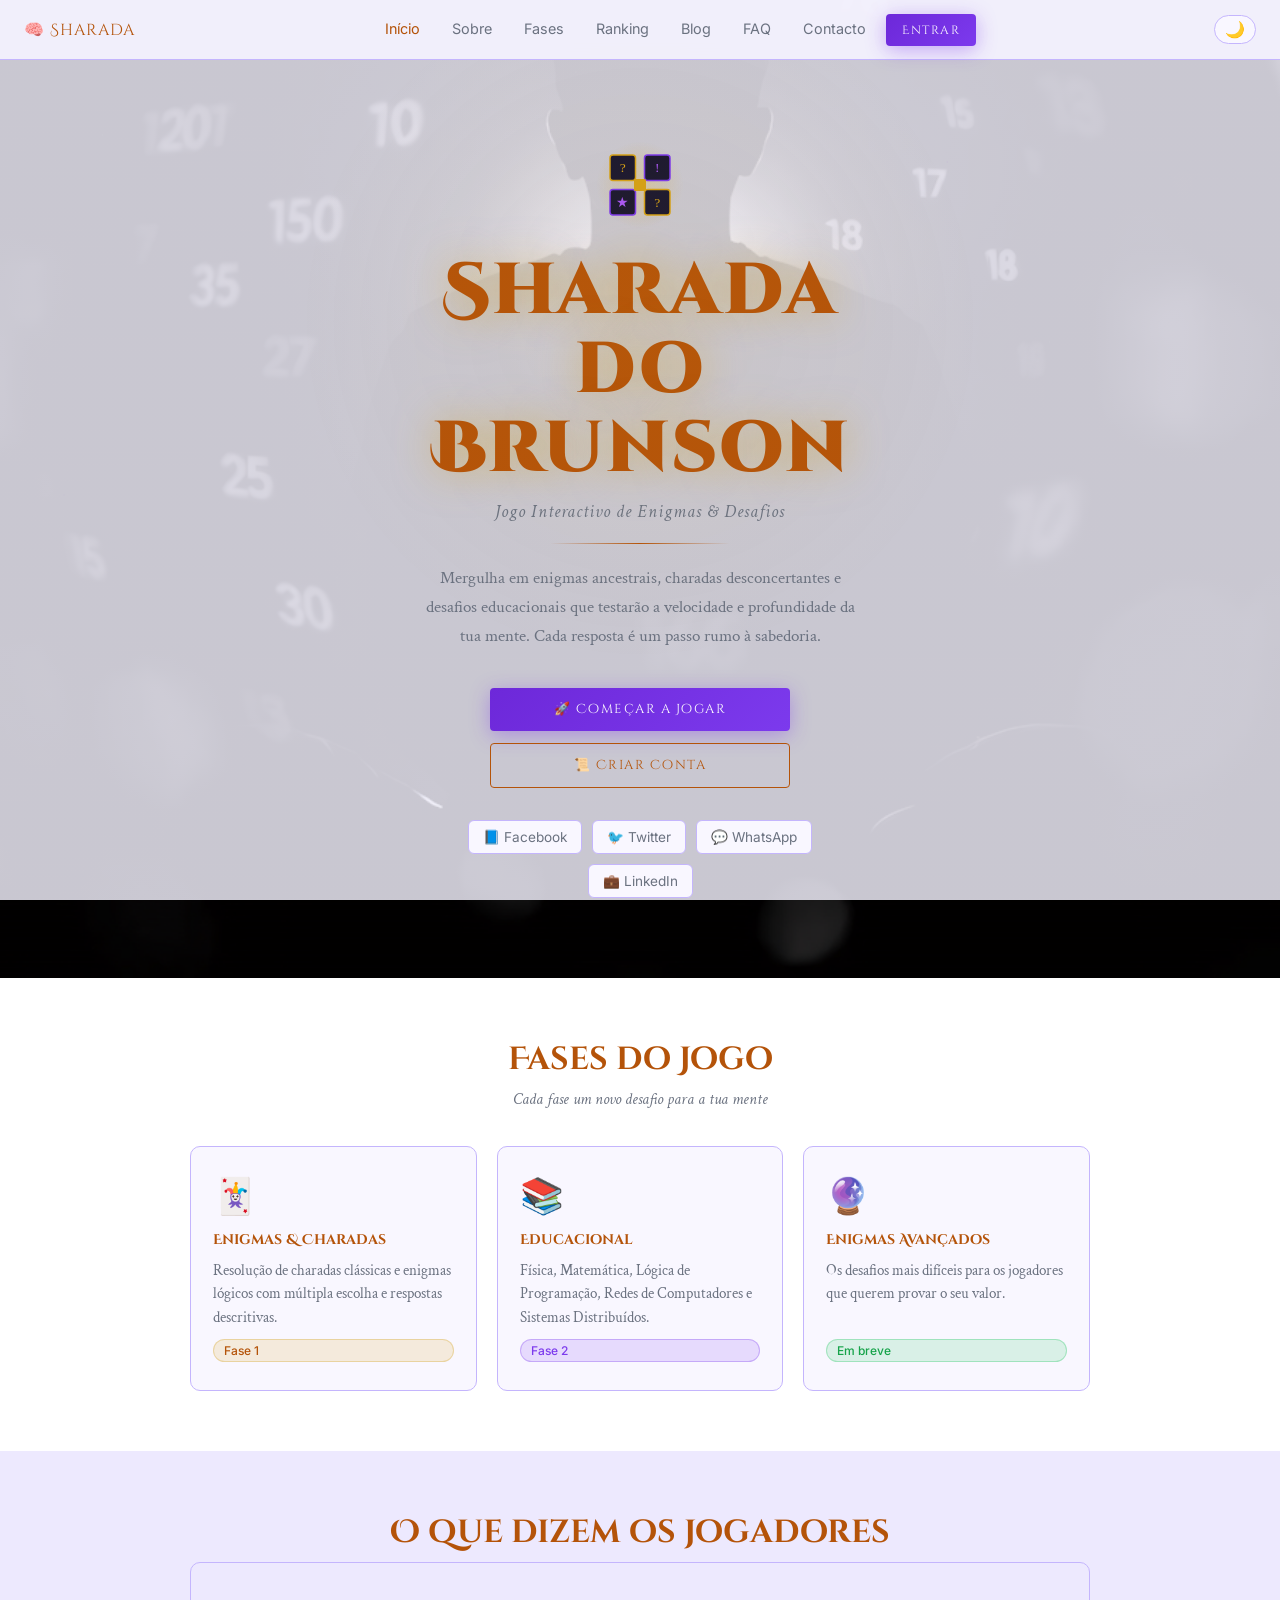
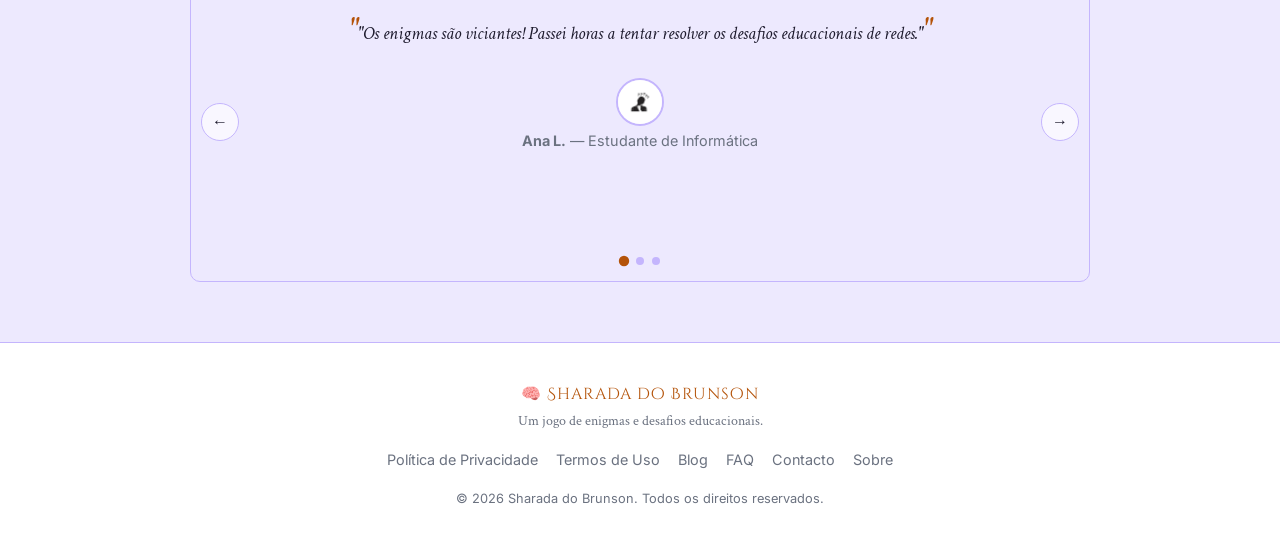
<file: index.html>
<!DOCTYPE html>
<html lang="pt" data-theme="dark">
<head>
  <meta charset="UTF-8">
  <meta name="viewport" content="width=device-width, initial-scale=1.0">

  <!-- SEO -->
  <title>Sharada do Brunson — Jogo Interactivo de Enigmas e Desafios</title>
  <meta name="description" content="Jogo interactivo de enigmas, charadas e desafios educacionais. Testa os teus conhecimentos em Física, Matemática, Redes e mais. Joga já!">
  <meta name="keywords" content="enigmas, charadas, jogo educacional, desafios, física, matemática, programação, redes">
  <meta name="author" content="Brunson">
  <meta name="robots" content="index, follow">
  <link rel="canonical" href="https://sharada-do-brunson.vercel.app/">
  <link rel="sitemap" type="application/xml" title="Sitemap" href="/sitemap.xml">

  <!-- Open Graph (redes sociais) -->
  <meta property="og:title"       content="Sharada do Brunson">
  <meta property="og:description" content="Jogo de enigmas, charadas e desafios educacionais.">
  <meta property="og:type"        content="website">
  <meta property="og:url"         content="https://sharada-do-brunson.vercel.app/">
  <meta property="og:image"       content="https://sharada-do-brunson.vercel.app/images/og-image.png">
  <meta name="twitter:card"       content="summary_large_image">
  <meta name="twitter:title"      content="Sharada do Brunson">
  <meta name="twitter:description" content="Jogo de enigmas e desafios educacionais.">

  <!-- Favicon -->
  <link rel="icon" href="data:image/svg+xml,<svg xmlns='http://www.w3.org/2000/svg' viewBox='0 0 100 100'><text y='.9em' font-size='90'>🧠</text></svg>">

  <!-- CSS -->
  <link rel="stylesheet" href="css/global.css">
  <link rel="stylesheet" href="css/home.css">
  <link rel="stylesheet" href="css/custom.css">

  <!-- Google Analytics (substituir pelo ID real) -->
  <script async src="https://www.googletagmanager.com/gtag/js?id=GA_MEASUREMENT_ID"></script>
  <script>
    window.dataLayer = window.dataLayer || [];
    function gtag(){ dataLayer.push(arguments); }
    gtag('js', new Date());
    gtag('config', 'GA_MEASUREMENT_ID');
  </script>

  <!-- Schema.org (SEO estruturado) -->
  <script type="application/ld+json">
  {
    "@context": "https://schema.org",
    "@type": "WebApplication",
    "name": "Sharada do Brunson",
    "description": "Jogo interactivo de enigmas, charadas e desafios educacionais",
    "applicationCategory": "Game",
    "operatingSystem": "Web",
    "inLanguage": "pt",
    "author": { "@type": "Person", "name": "Brunson" }
  }
  </script>
</head>
<body class="home-bg">

  <!-- NAVBAR -->
  <nav class="navbar" role="navigation" aria-label="Navegação principal">
    <a href="index.html" class="nav-brand" aria-label="Sharada do Brunson - Início">🧠 Sharada</a>
    <ul class="nav-links" id="nav-links" role="list">
      <li><a href="index.html">Início</a></li>
      <li><a href="Html/pages/sobre.html">Sobre</a></li>
      <li><a href="Html/pages/fases.html">Fases</a></li>
      <li><a href="Html/pages/ranking.html">Ranking</a></li>
      <li><a href="Html/pages/blog.html">Blog</a></li>
      <li><a href="Html/pages/faq.html">FAQ</a></li>
      <li><a href="Html/pages/contacto.html">Contacto</a></li>
      <li><a href="Html/login.html" class="btn btn-primary nav-btn-small">Entrar</a></li>
    </ul>
    <div class="nav-actions">
      <button class="dark-toggle" id="dark-toggle" aria-label="Alternar tema">🌙</button>
      <button class="nav-toggle" aria-label="Abrir menu" aria-expanded="false" aria-controls="nav-links">
        <span></span><span></span><span></span>
      </button>
    </div>
  </nav>

  <!-- HERO -->
  <div class="page-wrapper page-wrapper-home">
    <div class="home-glow"></div>

    <div class="home-content">
      <div class="home-icon">
        <img src="images/logo.svg" alt="Logo Sharada do Brunson" width="90" height="90">
      </div>

      <h1 class="site-title">Sharada<br>do Brunson</h1>
      <p class="site-subtitle">Jogo Interactivo de Enigmas & Desafios</p>

      <div class="divider"></div>

      <p class="welcome-text">
        Mergulha em enigmas ancestrais, charadas desconcertantes e desafios
        educacionais que testarão a velocidade e profundidade da tua mente.
        Cada resposta é um passo rumo à sabedoria.
      </p>

      <div class="btn-group">
        <a href="Html/login.html"   class="btn btn-primary">🚀 Começar a Jogar</a>
        <a href="Html/registo.html" class="btn btn-secondary">📜 Criar Conta</a>
      </div>

      <!-- Redes sociais -->
      <div class="social-row social-row-container">
        <button class="social-btn" data-share="facebook"  aria-label="Partilhar no Facebook">📘 Facebook</button>
        <button class="social-btn" data-share="twitter"   aria-label="Partilhar no Twitter">🐦 Twitter</button>
        <button class="social-btn" data-share="whatsapp"  aria-label="Partilhar no WhatsApp">💬 WhatsApp</button>
        <button class="social-btn" data-share="linkedin"  aria-label="Partilhar no LinkedIn">💼 LinkedIn</button>
      </div>
    </div>
  </div>

  <!-- SECÇÃO: Fases do Jogo -->
  <section class="features-section" aria-labelledby="fases-titulo">
    <div class="features-inner">
      <h2 id="fases-titulo" class="section-heading">Fases do Jogo</h2>
      <p class="section-sub">Cada fase um novo desafio para a tua mente</p>

      <div class="features-grid">
        <a href="Html/login.html" class="feature-card">
          <div class="feature-icon">🃏</div>
          <h3>Enigmas & Charadas</h3>
          <p>Resolução de charadas clássicas e enigmas lógicos com múltipla escolha e respostas descritivas.</p>
          <span class="badge badge-gold">Fase 1</span>
        </a>

        <a href="Html/login.html" class="feature-card">
          <div class="feature-icon">📚</div>
          <h3>Educacional</h3>
          <p>Física, Matemática, Lógica de Programação, Redes de Computadores e Sistemas Distribuídos.</p>
          <span class="badge badge-purple">Fase 2</span>
        </a>

        <a href="Html/login.html" class="feature-card">
          <div class="feature-icon">🔮</div>
          <h3>Enigmas Avançados</h3>
          <p>Os desafios mais difíceis para os jogadores que querem provar o seu valor.</p>
          <span class="badge badge-green">Em breve</span>
        </a>
      </div>
    </div>
  </section>

  <!-- CARROSSEL: Testemunhos -->
  <section class="carousel-section" aria-labelledby="testemunhos-titulo">
    <div class="features-inner">
      <h2 id="testemunhos-titulo" class="section-heading">O que dizem os jogadores</h2>

      <div class="carousel" role="region" aria-label="Testemunhos de jogadores">
        <div class="carousel-track" role="list">
          <div class="carousel-slide" role="listitem" aria-hidden="false">
            <div class="testimonial-card">
              <p class="testimonial-text">"Os enigmas são viciantes! Passei horas a tentar resolver os desafios educacionais de redes."</p>
              <img class="testimonial-avatar" src="images/5ea4c44969cfc97aa40e29f733955a40.jpg" alt="Avatar de Ana L.">
              <div class="testimonial-author">
                <strong>Ana L.</strong> — Estudante de Informática
              </div>
            </div>
          </div>
          <div class="carousel-slide" role="listitem" aria-hidden="true">
            <div class="testimonial-card">
              <p class="testimonial-text">"Nunca pensei que estudar física pudesse ser tão divertido. O temporizador deixa tudo mais emocionante!"</p>
              <img class="testimonial-avatar" src="images/d24090ade80e660bd23fe9c2d91dfb73.jpg" alt="Avatar de Carlos M.">
              <div class="testimonial-author">
                <strong>Carlos M.</strong> — Universitário
              </div>
            </div>
          </div>
          <div class="carousel-slide" role="listitem" aria-hidden="true">
            <div class="testimonial-card">
              <p class="testimonial-text">"O design é incrível. A experiência imersiva com o tema de enigmas medievais é única."</p>
              <img class="testimonial-avatar" src="images/cbced4fcdd79857fc581631782674b43.jpg" alt="Avatar de Sofia R.">
              <div class="testimonial-author">
                <strong>Sofia R.</strong> — Designer
              </div>
            </div>
          </div>
        </div>

        <button class="carousel-prev" aria-label="Testemunho anterior">&#8592;</button>
        <button class="carousel-next" aria-label="Próximo testemunho">&#8594;</button>

        <div class="carousel-dots" role="tablist" aria-label="Seleccionar testemunho">
          <button class="carousel-dot active" role="tab" aria-selected="true"  aria-label="Testemunho 1"></button>
          <button class="carousel-dot"        role="tab" aria-selected="false" aria-label="Testemunho 2"></button>
          <button class="carousel-dot"        role="tab" aria-selected="false" aria-label="Testemunho 3"></button>
        </div>
      </div>
    </div>
  </section>

  <!-- FOOTER -->
  <footer class="site-footer" role="contentinfo">
    <div class="footer-inner">
      <div class="footer-brand">
        <span class="nav-brand">🧠 Sharada do Brunson</span>
        <p>Um jogo de enigmas e desafios educacionais.</p>
      </div>
      <nav aria-label="Links do rodapé">
        <ul class="footer-links">
          <li><a href="Html/pages/politica.html">Política de Privacidade</a></li>
          <li><a href="Html/pages/termos.html">Termos de Uso</a></li>
          <li><a href="Html/pages/blog.html">Blog</a></li>
          <li><a href="Html/pages/faq.html">FAQ</a></li>
          <li><a href="Html/pages/contacto.html">Contacto</a></li>
          <li><a href="Html/pages/sobre.html">Sobre</a></li>
        </ul>
      </nav>
      <p class="footer-copy">&copy; 2026 Sharada do Brunson. Todos os direitos reservados.</p>
    </div>
  </footer>

  <!-- Botão voltar ao topo -->
  <button id="btn-top" aria-label="Voltar ao topo">↑</button>

  <script src="js/app.js"></script>
</body>
</html>
</file>
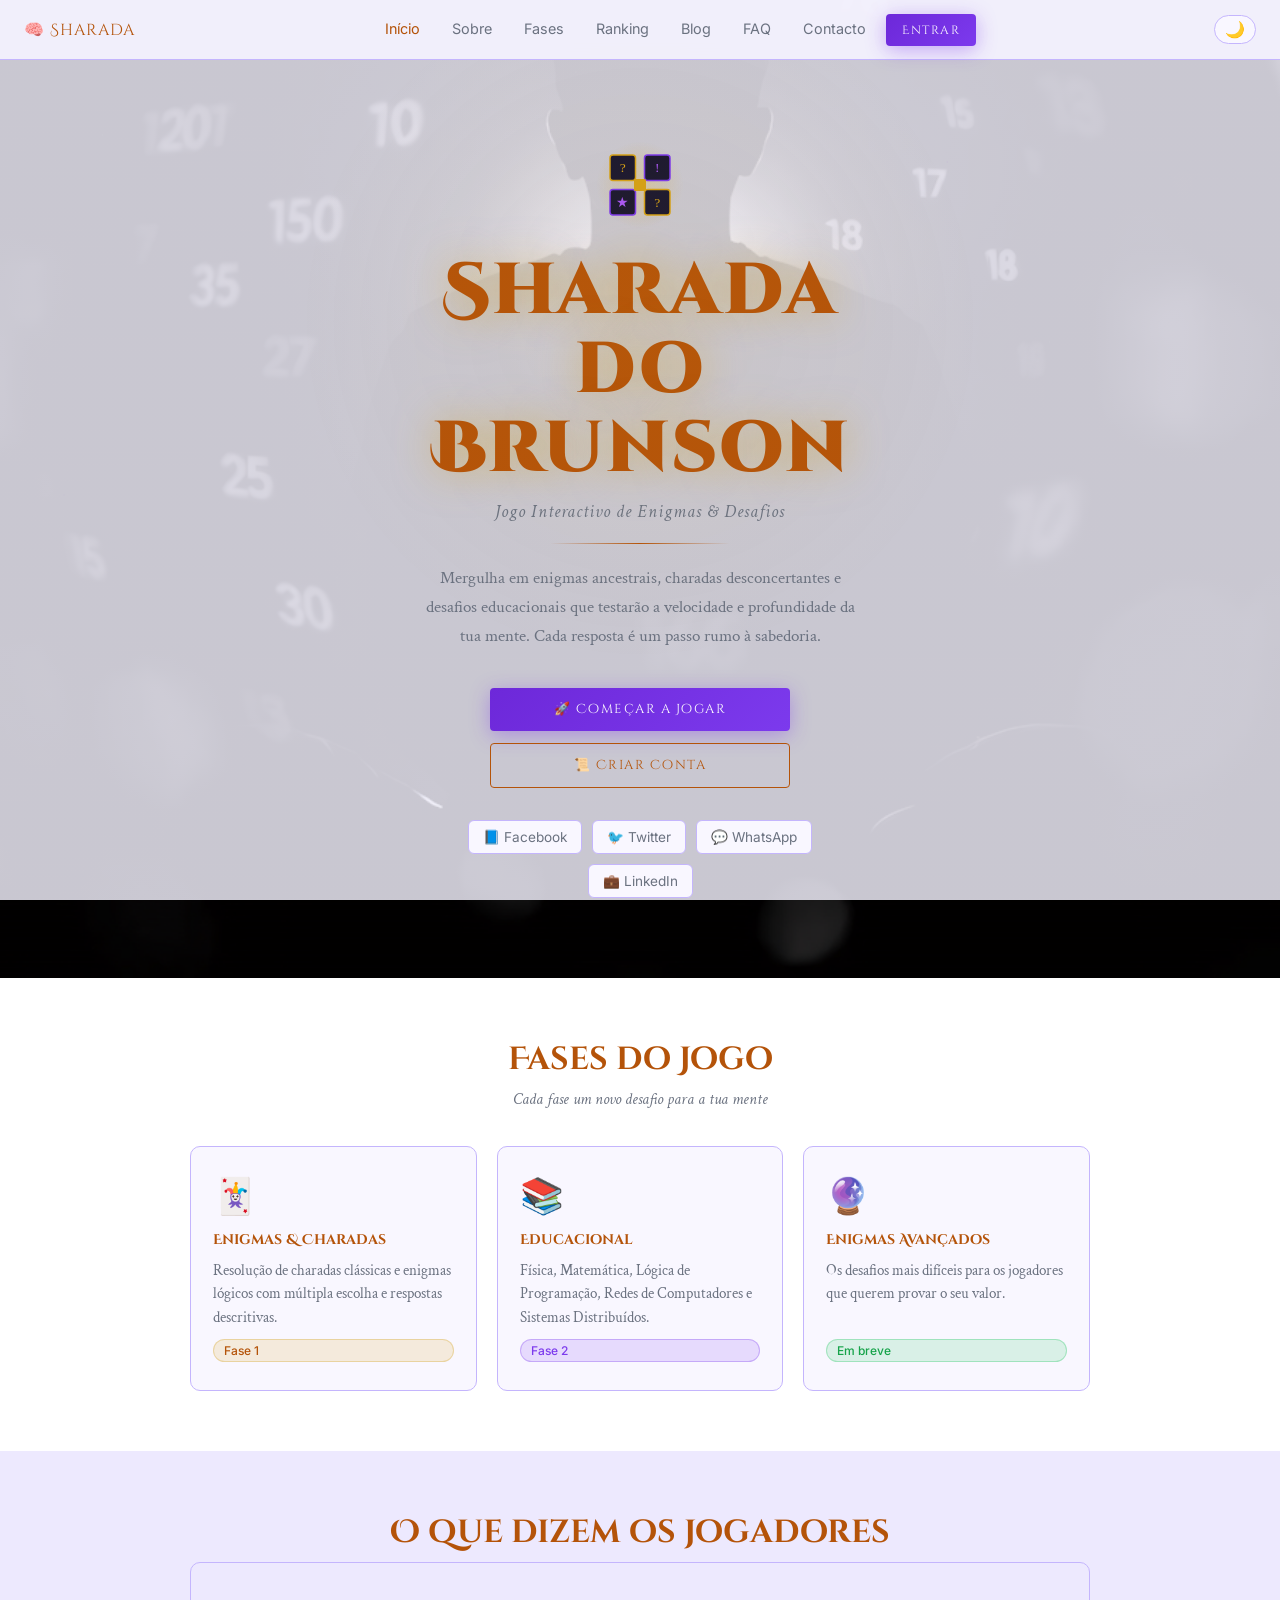
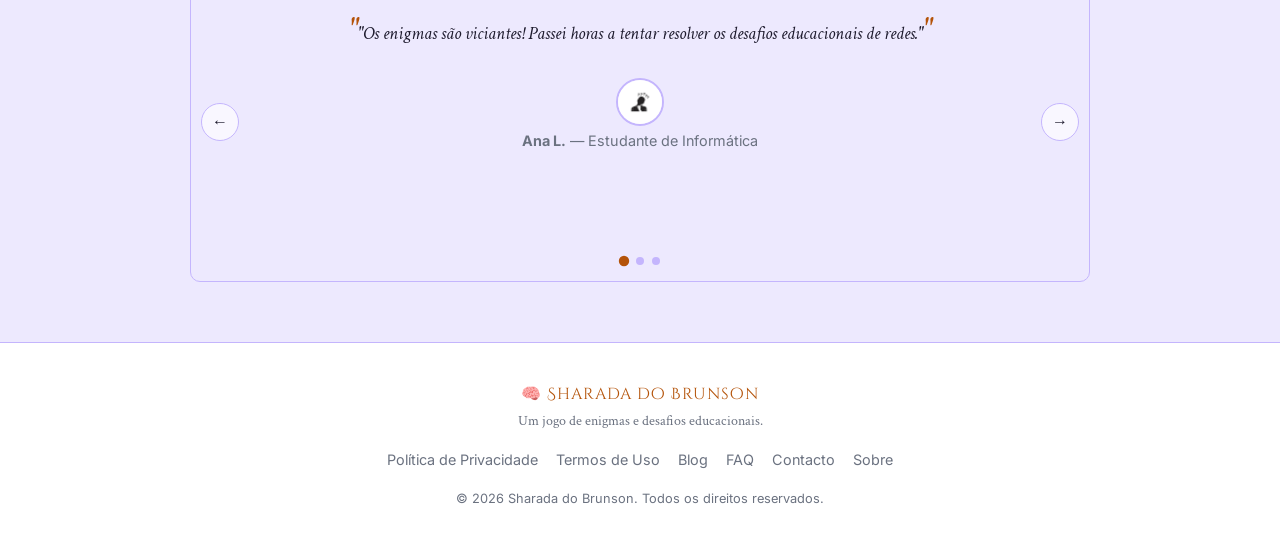
<file: Html/index.html>
<!DOCTYPE html>
<html lang="pt" data-theme="dark">
<head>
  <meta charset="UTF-8">
  <meta name="viewport" content="width=device-width, initial-scale=1.0">

  <!-- SEO -->
  <title>Sharada do Brunson — Jogo Interactivo de Enigmas e Desafios</title>
  <meta name="description" content="Jogo interactivo de enigmas, charadas e desafios educacionais. Testa os teus conhecimentos em Física, Matemática, Redes e mais. Joga já!">
  <meta name="keywords" content="enigmas, charadas, jogo educacional, desafios, física, matemática, programação, redes">
  <meta name="author" content="Brunson">
  <meta name="robots" content="index, follow">
  <link rel="canonical" href="https://sharada-do-brunson.vercel.app/">

  <!-- Open Graph (redes sociais) -->
  <meta property="og:title"       content="Sharada do Brunson">
  <meta property="og:description" content="Jogo de enigmas, charadas e desafios educacionais.">
  <meta property="og:type"        content="website">
  <meta property="og:url"         content="https://sharada-do-brunson.vercel.app/">
  <meta property="og:image"       content="https://sharada-do-brunson.vercel.app/images/og-image.png">
  <meta name="twitter:card"       content="summary_large_image">
  <meta name="twitter:title"      content="Sharada do Brunson">
  <meta name="twitter:description" content="Jogo de enigmas e desafios educacionais.">

  <!-- Favicon -->
  <link rel="icon" href="data:image/svg+xml,<svg xmlns='http://www.w3.org/2000/svg' viewBox='0 0 100 100'><text y='.9em' font-size='90'>🧠</text></svg>">

  <!-- CSS -->
  <link rel="stylesheet" href="../css/global.css">
  <link rel="stylesheet" href="../css/home.css">
  <link rel="stylesheet" href="../css/custom.css">

  <!-- Google Analytics (substituir pelo ID real) -->
  <script async src="https://www.googletagmanager.com/gtag/js?id=GA_MEASUREMENT_ID"></script>
  <script>
    window.dataLayer = window.dataLayer || [];
    function gtag(){ dataLayer.push(arguments); }
    gtag('js', new Date());
    gtag('config', 'GA_MEASUREMENT_ID');
  </script>

  <!-- Schema.org (SEO estruturado) -->
  <script type="application/ld+json">
  {
    "@context": "https://schema.org",
    "@type": "WebApplication",
    "name": "Sharada do Brunson",
    "description": "Jogo interactivo de enigmas, charadas e desafios educacionais",
    "applicationCategory": "Game",
    "operatingSystem": "Web",
    "inLanguage": "pt",
    "author": { "@type": "Person", "name": "Brunson" }
  }
  </script>
</head>
<body class="home-bg">

  <!-- NAVBAR -->
  <nav class="navbar" role="navigation" aria-label="Navegação principal">
    <a href="index.html" class="nav-brand" aria-label="Sharada do Brunson - Início">🧠 Sharada</a>
    <ul class="nav-links" id="nav-links" role="list">
      <li><a href="index.html">Início</a></li>
      <li><a href="pages/sobre.html">Sobre</a></li>
      <li><a href="pages/fases.html">Fases</a></li>
      <li><a href="pages/ranking.html">Ranking</a></li>
      <li><a href="pages/blog.html">Blog</a></li>
      <li><a href="pages/faq.html">FAQ</a></li>
      <li><a href="pages/contacto.html">Contacto</a></li>
      <li><a href="login.html" class="btn btn-primary nav-btn-small">Entrar</a></li>
    </ul>
    <div class="nav-actions">
      <button class="dark-toggle" id="dark-toggle" aria-label="Alternar tema">🌙</button>
      <button class="nav-toggle" aria-label="Abrir menu" aria-expanded="false" aria-controls="nav-links">
        <span></span><span></span><span></span>
      </button>
    </div>
  </nav>

  <!-- HERO -->
  <div class="page-wrapper page-wrapper-home">
    <div class="home-glow"></div>

    <div class="home-content">
      <div class="home-icon">
        <img src="../images/logo.svg" alt="Logo Sharada do Brunson" width="90" height="90">
      </div>

      <h1 class="site-title">Sharada<br>do Brunson</h1>
      <p class="site-subtitle">Jogo Interactivo de Enigmas & Desafios</p>

      <div class="divider"></div>

      <p class="welcome-text">
        Mergulha em enigmas ancestrais, charadas desconcertantes e desafios
        educacionais que testarão a velocidade e profundidade da tua mente.
        Cada resposta é um passo rumo à sabedoria.
      </p>

      <div class="btn-group">
        <a href="login.html"   class="btn btn-primary">🚀 Começar a Jogar</a>
        <a href="registo.html" class="btn btn-secondary">📜 Criar Conta</a>
      </div>

      <!-- Redes sociais -->
      <div class="social-row social-row-container">
        <button class="social-btn" data-share="facebook"  aria-label="Partilhar no Facebook">📘 Facebook</button>
        <button class="social-btn" data-share="twitter"   aria-label="Partilhar no Twitter">🐦 Twitter</button>
        <button class="social-btn" data-share="whatsapp"  aria-label="Partilhar no WhatsApp">💬 WhatsApp</button>
        <button class="social-btn" data-share="linkedin"  aria-label="Partilhar no LinkedIn">💼 LinkedIn</button>
      </div>
    </div>
  </div>

  <!-- SECÇÃO: Fases do Jogo -->
  <section class="features-section" aria-labelledby="fases-titulo">
    <div class="features-inner">
      <h2 id="fases-titulo" class="section-heading">Fases do Jogo</h2>
      <p class="section-sub">Cada fase um novo desafio para a tua mente</p>

      <div class="features-grid">
        <a href="login.html" class="feature-card">
          <div class="feature-icon">🃏</div>
          <h3>Enigmas & Charadas</h3>
          <p>Resolução de charadas clássicas e enigmas lógicos com múltipla escolha e respostas descritivas.</p>
          <span class="badge badge-gold">Fase 1</span>
        </a>

        <a href="login.html" class="feature-card">
          <div class="feature-icon">📚</div>
          <h3>Educacional</h3>
          <p>Física, Matemática, Lógica de Programação, Redes de Computadores e Sistemas Distribuídos.</p>
          <span class="badge badge-purple">Fase 2</span>
        </a>

        <a href="login.html" class="feature-card">
          <div class="feature-icon">🔮</div>
          <h3>Enigmas Avançados</h3>
          <p>Os desafios mais difíceis para os jogadores que querem provar o seu valor.</p>
          <span class="badge badge-green">Em breve</span>
        </a>
      </div>
    </div>
  </section>

  <!-- CARROSSEL: Testemunhos -->
  <section class="carousel-section" aria-labelledby="testemunhos-titulo">
    <div class="features-inner">
      <h2 id="testemunhos-titulo" class="section-heading">O que dizem os jogadores</h2>

      <div class="carousel" role="region" aria-label="Testemunhos de jogadores">
        <div class="carousel-track" role="list">
          <div class="carousel-slide" role="listitem" aria-hidden="false">
            <div class="testimonial-card">
              <p class="testimonial-text">"Os enigmas são viciantes! Passei horas a tentar resolver os desafios educacionais de redes."</p>
              <img class="testimonial-avatar" src="../images/5ea4c44969cfc97aa40e29f733955a40.jpg" alt="Avatar de Ana L.">
              <div class="testimonial-author">
                <strong>Ana L.</strong> — Estudante de Informática
              </div>
            </div>
          </div>
          <div class="carousel-slide" role="listitem" aria-hidden="true">
            <div class="testimonial-card">
              <p class="testimonial-text">"Nunca pensei que estudar física pudesse ser tão divertido. O temporizador deixa tudo mais emocionante!"</p>
              <img class="testimonial-avatar" src="../images/d24090ade80e660bd23fe9c2d91dfb73.jpg" alt="Avatar de Carlos M.">
              <div class="testimonial-author">
                <strong>Carlos M.</strong> — Universitário
              </div>
            </div>
          </div>
          <div class="carousel-slide" role="listitem" aria-hidden="true">
            <div class="testimonial-card">
              <p class="testimonial-text">"O design é incrível. A experiência imersiva com o tema de enigmas medievais é única."</p>
              <img class="testimonial-avatar" src="../images/cbced4fcdd79857fc581631782674b43.jpg" alt="Avatar de Sofia R.">
              <div class="testimonial-author">
                <strong>Sofia R.</strong> — Designer
              </div>
            </div>
          </div>
        </div>

        <button class="carousel-prev" aria-label="Testemunho anterior">&#8592;</button>
        <button class="carousel-next" aria-label="Próximo testemunho">&#8594;</button>

        <div class="carousel-dots" role="tablist" aria-label="Seleccionar testemunho">
          <button class="carousel-dot active" role="tab" aria-selected="true"  aria-label="Testemunho 1"></button>
          <button class="carousel-dot"        role="tab" aria-selected="false" aria-label="Testemunho 2"></button>
          <button class="carousel-dot"        role="tab" aria-selected="false" aria-label="Testemunho 3"></button>
        </div>
      </div>
    </div>
  </section>

  <!-- FOOTER -->
  <footer class="site-footer" role="contentinfo">
    <div class="footer-inner">
      <div class="footer-brand">
        <span class="nav-brand">🧠 Sharada do Brunson</span>
        <p>Um jogo de enigmas e desafios educacionais.</p>
      </div>
      <nav aria-label="Links do rodapé">
        <ul class="footer-links">
          <li><a href="pages/politica.html">Política de Privacidade</a></li>
          <li><a href="pages/termos.html">Termos de Uso</a></li>
          <li><a href="pages/blog.html">Blog</a></li>
          <li><a href="pages/faq.html">FAQ</a></li>
          <li><a href="pages/contacto.html">Contacto</a></li>
          <li><a href="pages/sobre.html">Sobre</a></li>
        </ul>
      </nav>
      <p class="footer-copy">&copy; 2026 Sharada do Brunson. Todos os direitos reservados.</p>
    </div>
  </footer>

  <!-- Botão voltar ao topo -->
  <button id="btn-top" aria-label="Voltar ao topo">↑</button>

  <script src="../js/app.js"></script>
</body>
</html>
</file>
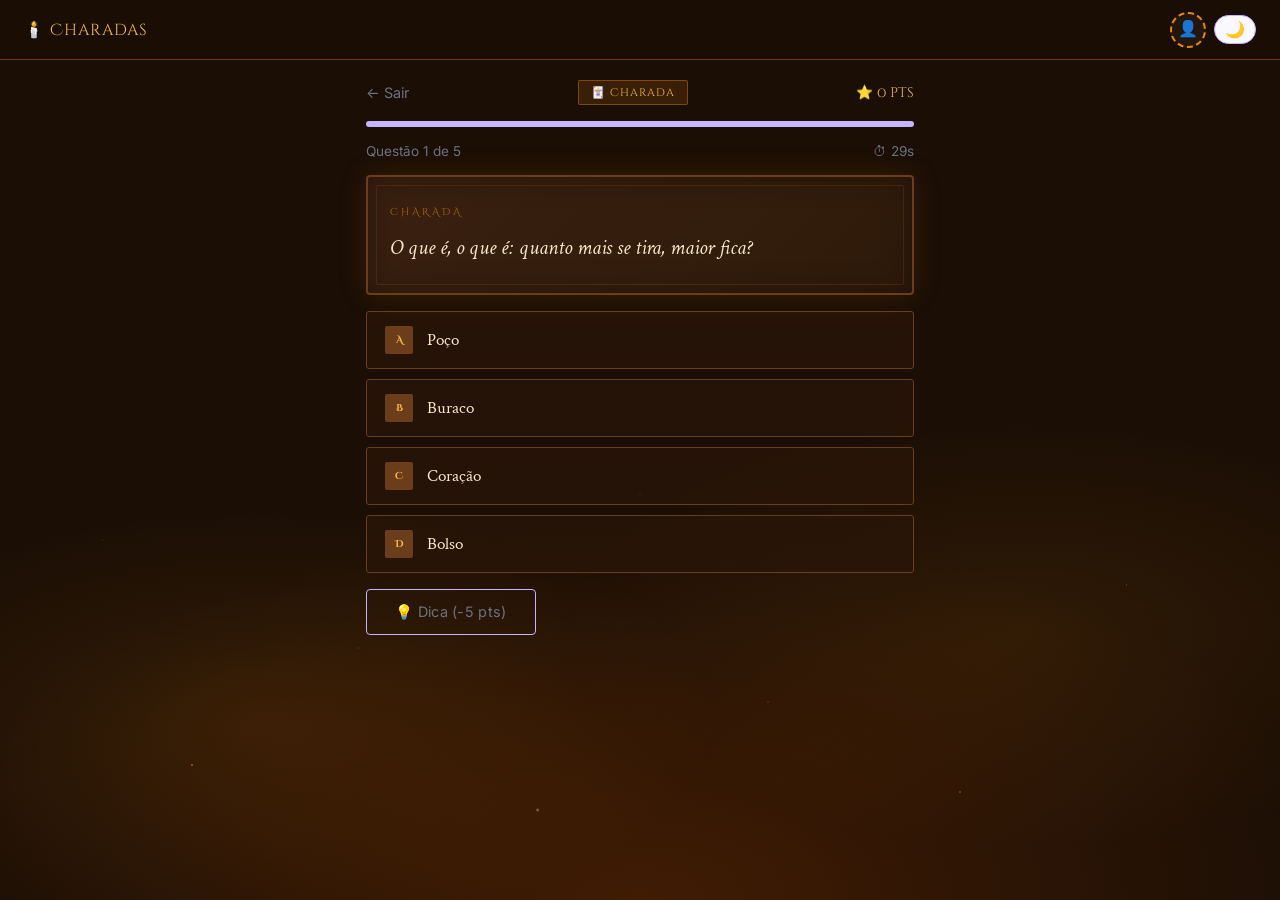
<file: Html/jogo.html>
<!DOCTYPE html>
<html lang="pt" data-theme="dark">
<head>
  <meta charset="UTF-8">
  <meta name="viewport" content="width=device-width, initial-scale=1.0">
  <title>Jogo — Sharada do Brunson</title>
  <meta name="robots" content="noindex">
  <link rel="icon" href="data:image/svg+xml,<svg xmlns='http://www.w3.org/2000/svg' viewBox='0 0 100 100'><text y='.9em' font-size='90'>🧠</text></svg>">
  <link rel="stylesheet" href="../css/global.css">
  <link rel="stylesheet" href="../css/jogo.css">
  <link rel="stylesheet" href="../css/temas.css">
  <link rel="stylesheet" href="../css/custom.css">
</head>
<body>

  <!-- Fundo dinâmico do tema -->
  <div class="game-bg" id="game-bg"></div>

  <nav class="navbar" id="navbar">
    <a href="dashboard.html" class="nav-brand" id="nav-brand">🧠 Sharada</a>
    <div class="nav-actions">

      <!-- Foto do jogador -->
      <div class="player-photo-wrap">
        <div class="player-avatar-placeholder" id="avatar-wrap" title="Clica para adicionar foto">
          <span id="avatar-emoji">👤</span>
          <input type="file" id="avatar-input" accept="image/*" aria-label="Adicionar foto de perfil">
        </div>
      </div>

      <button class="dark-toggle" id="dark-toggle" aria-label="Alternar tema">🌙</button>
    </div>
  </nav>

  <div class="page-wrapper page-wrapper-home wrapper-align-start">
    <div class="game-wrap">

      <!-- Cabeçalho -->
      <div class="game-header">
        <a href="dashboard.html" class="back-link m-0">← Sair</a>
        <span class="game-mode-tag" id="mode-tag">🃏 A Carregar…</span>
        <span class="game-pts" id="game-pts">⭐ 0 pts</span>
      </div>

      <!-- Barra de progresso -->
      <div class="progress-bar-wrap" role="progressbar" aria-valuemin="0" aria-valuemax="100" aria-valuenow="0">
        <div class="progress-bar-fill" id="progress-fill" style="width:0%;"></div>
      </div>

      <!-- Meta -->
      <div class="question-meta">
        <span class="question-count" id="question-count">Questão 1 de 5</span>
        <span class="q-timer" id="q-timer" aria-live="polite">⏱ 30s</span>
      </div>

      <!-- Cartão -->
      <div class="riddle-card" role="main">
        <div class="riddle-label" id="riddle-label">Enigma</div>
        <p class="riddle-text" id="riddle-text">A carregar…</p>
        <div class="hint-area" id="hint-area" style="display:none;" aria-live="polite"></div>
      </div>

      <!-- Opções -->
      <div class="options-list" id="options-list" role="group" aria-label="Opções de resposta"></div>

      <!-- Feedback -->
      <div class="feedback-msg" id="feedback-msg" style="display:none;" aria-live="assertive"></div>

      <!-- Acções -->
      <div class="game-actions">
        <button class="btn btn-ghost btn-hint" id="btn-hint">💡 Dica (-5 pts)</button>
        <button class="btn btn-primary btn-next" id="btn-next" style="display:none;">Próximo →</button>
      </div>

    </div>
  </div>

  <script src="../js/app.js"></script>
  <script src="../js/jogo.js"></script>
  <script>
    /* ── Aplicar tema visual por modo ── */
    (function() {
      const modo = new URLSearchParams(window.location.search).get('modo') || 'charadas';
      const TEMAS = {
        charadas:    { classe: 'tema-charadas',    brand: '🕯️ Charadas',  label: 'Charada',  tag: '🃏 Charadas'   },
        educacional: { classe: 'tema-educacional', brand: '⚡ EDU.LAB',   label: 'QUESTÃO',  tag: '📡 EDUCACIONAL' },
        enigmas:     { classe: 'tema-enigmas',     brand: '🔮 Enigmas',   label: 'Enigma',   tag: '🔮 Enigmas'    },
      };
      const t = TEMAS[modo] || TEMAS.charadas;
      document.body.classList.add(t.classe);
      document.getElementById('nav-brand').textContent  = t.brand;
      document.getElementById('mode-tag').textContent   = t.tag;
      document.getElementById('riddle-label').textContent = t.label;
    })();

    /* ── Foto do jogador ── */
    document.addEventListener('DOMContentLoaded', () => {
      const input = document.getElementById('avatar-input');
      const wrap  = document.getElementById('avatar-wrap');
      const emoji = document.getElementById('avatar-emoji');

      // Carrega foto guardada
      const saved = localStorage.getItem('player-avatar');
      if (saved) {
        wrap.style.backgroundImage = `url(${saved})`;
        wrap.style.backgroundSize  = 'cover';
        emoji.style.display = 'none';
      }

      input.addEventListener('change', (e) => {
        const file = e.target.files[0];
        if (!file) return;
        const reader = new FileReader();
        reader.onload = (ev) => {
          const src = ev.target.result;
          localStorage.setItem('player-avatar', src);
          wrap.style.backgroundImage = `url(${src})`;
          wrap.style.backgroundSize  = 'cover';
          emoji.style.display = 'none';
          if (typeof Toast !== 'undefined') Toast.show('Foto actualizada!', 'success');
        };
        reader.readAsDataURL(file);
      });
    });
  </script>
</body>
</html>
</file>
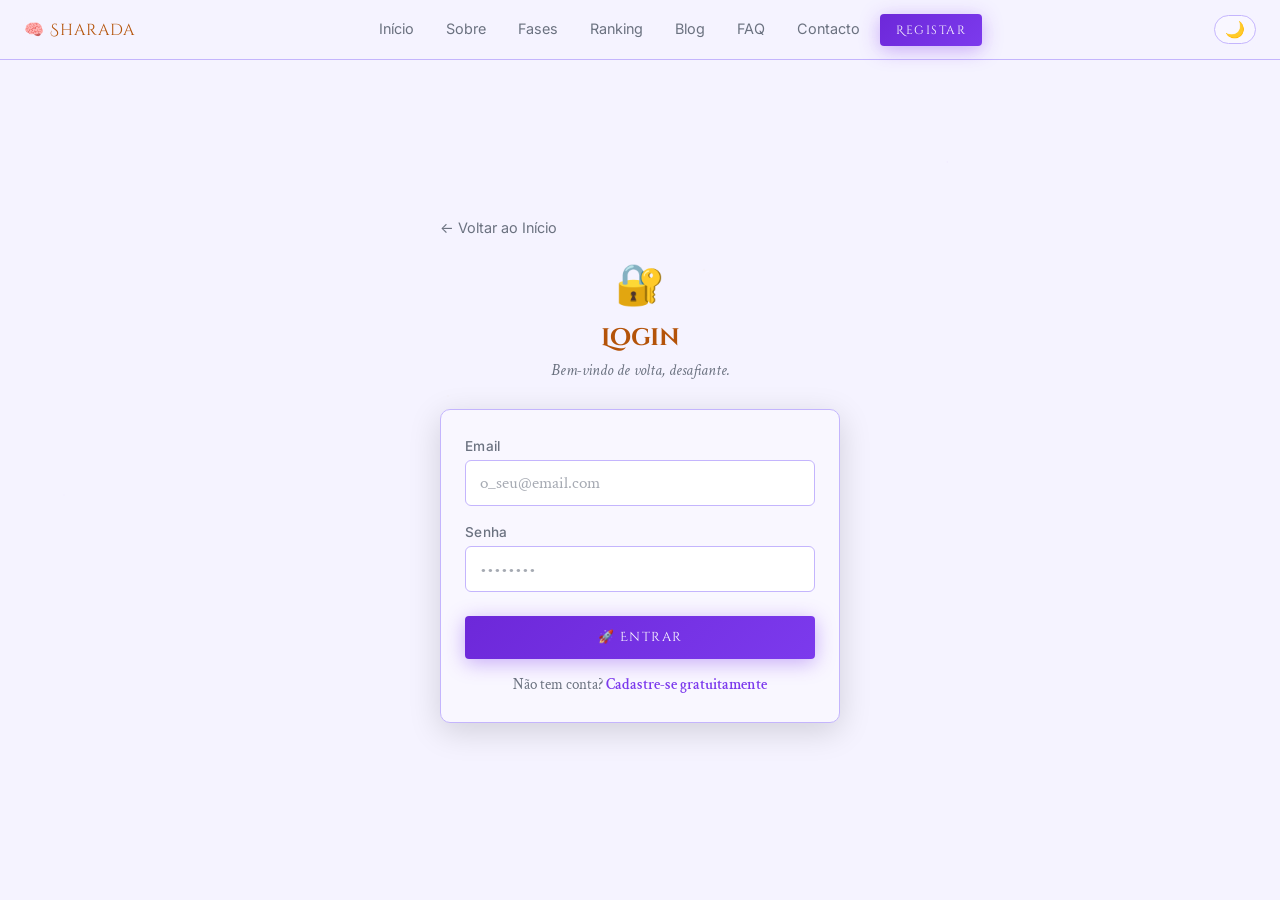
<file: Html/login.html>
<!DOCTYPE html>
<html lang="pt" data-theme="dark">
<head>
  <meta charset="UTF-8">
  <meta name="viewport" content="width=device-width, initial-scale=1.0">
  <title>Login — Sharada do Brunson</title>
  <meta name="description" content="Inicia sessão na Sharada do Brunson e volta a jogar.">
  <meta name="robots" content="noindex">
  <link rel="icon" href="data:image/svg+xml,<svg xmlns='http://www.w3.org/2000/svg' viewBox='0 0 100 100'><text y='.9em' font-size='90'>🧠</text></svg>">
  <link rel="stylesheet" href="../css/global.css">
  <link rel="stylesheet" href="../css/forms.css">
  <link rel="stylesheet" href="../css/custom.css">
</head>
<body>

  <!-- NAVBAR -->
  <nav class="navbar">
    <a href="../index.html" class="nav-brand">🧠 Sharada</a>
    <ul class="nav-links" id="nav-links">
      <li><a href="../index.html">Início</a></li>
      <li><a href="pages/sobre.html">Sobre</a></li>
      <li><a href="pages/fases.html">Fases</a></li>
      <li><a href="pages/ranking.html">Ranking</a></li>
      <li><a href="pages/blog.html">Blog</a></li>
      <li><a href="pages/faq.html">FAQ</a></li>
      <li><a href="pages/contacto.html">Contacto</a></li>
      <li><a href="registo.html" class="btn btn-primary nav-btn-small">Registar</a></li>
    </ul>
    <div class="nav-actions">
      <button class="dark-toggle" id="dark-toggle" aria-label="Alternar tema">🌙</button>
      <button class="nav-toggle" aria-label="Abrir menu" aria-expanded="false" aria-controls="nav-links">
        <span></span><span></span><span></span>
      </button>
    </div>
  </nav>

  <div class="page-wrapper">
    <div class="form-page">

      <a href="../index.html" class="back-link">← Voltar ao Início</a>

      <div class="form-header">
        <div class="form-icon">🔐</div>
        <h1 class="form-title">Login</h1>
        <p class="form-subtitle">Bem-vindo de volta, desafiante.</p>
      </div>

      <div class="form-card">
        <form id="login-form" novalidate>

          <div class="field">
            <label for="login-email">Email</label>
            <input
              type="email"
              id="login-email"
              name="email"
              placeholder="o_seu@email.com"
              autocomplete="email"
              required
            >
          </div>

          <div class="field">
            <label for="login-pass">Senha</label>
            <input
              type="password"
              id="login-pass"
              name="password"
              placeholder="••••••••"
              autocomplete="current-password"
              required
            >
          </div>

          <div class="form-actions">
            <button type="submit" class="btn btn-primary">🚀 Entrar</button>
          </div>

        </form>

        <p class="form-link">
          Não tem conta? <a href="registo.html">Cadastre-se gratuitamente</a>
        </p>
      </div>

    </div>
  </div>

  <button id="btn-top" aria-label="Voltar ao topo">↑</button>
  <script src="../js/app.js"></script>
</body>
</html>
</file>
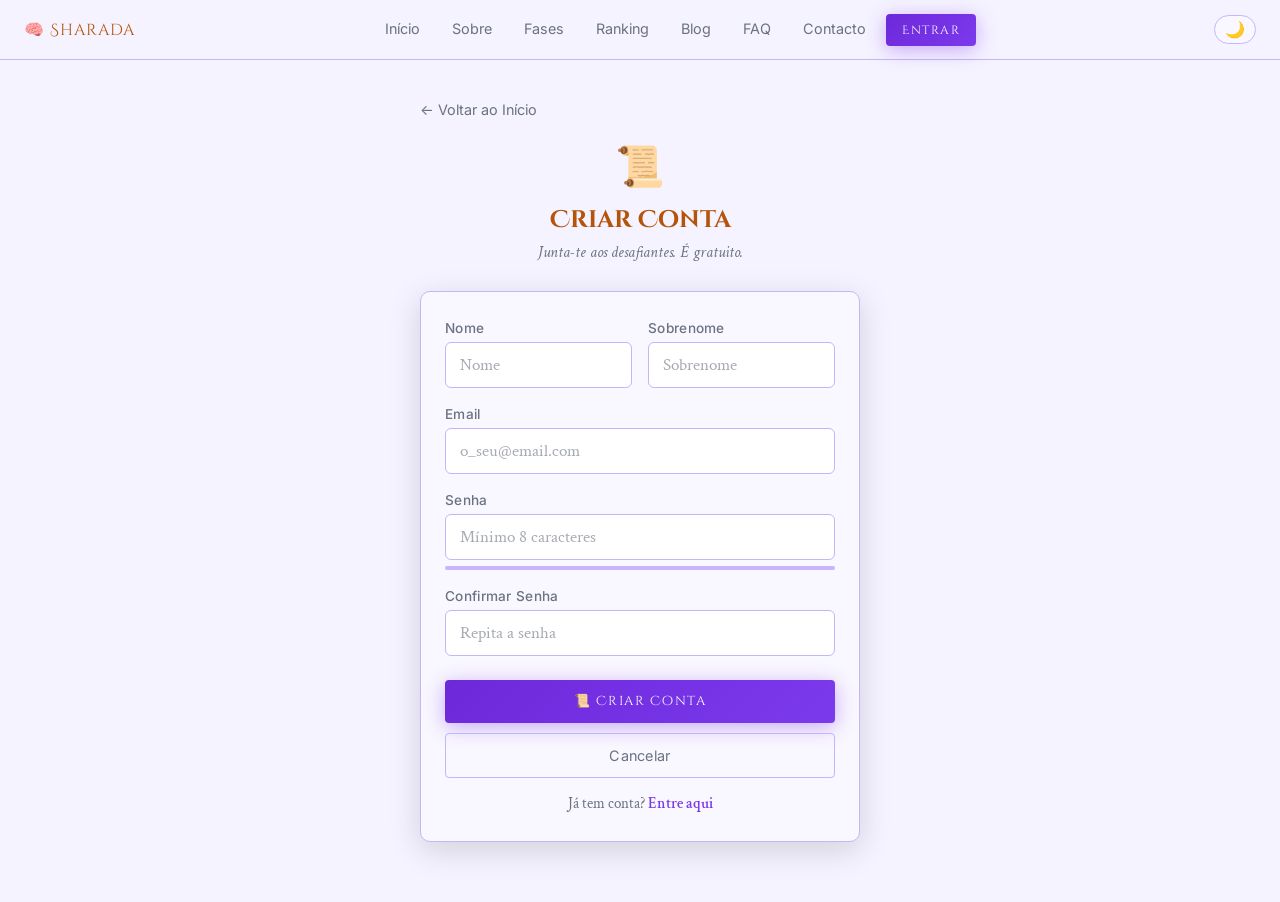
<file: Html/registo.html>
<!DOCTYPE html>
<html lang="pt" data-theme="dark">
<head>
  <meta charset="UTF-8">
  <meta name="viewport" content="width=device-width, initial-scale=1.0">
  <title>Criar Conta — Sharada do Brunson</title>
  <meta name="description" content="Cria a tua conta gratuitamente e junta-te aos desafiantes da Sharada do Brunson.">
  <meta name="robots" content="noindex">
  <link rel="icon" href="data:image/svg+xml,<svg xmlns='http://www.w3.org/2000/svg' viewBox='0 0 100 100'><text y='.9em' font-size='90'>🧠</text></svg>">
  <link rel="stylesheet" href="../css/global.css">
  <link rel="stylesheet" href="../css/forms.css">
  <link rel="stylesheet" href="../css/custom.css">
</head>
<body>

  <nav class="navbar">
    <a href="../index.html" class="nav-brand">🧠 Sharada</a>
    <ul class="nav-links" id="nav-links">
      <li><a href="../index.html">Início</a></li>
      <li><a href="pages/sobre.html">Sobre</a></li>
      <li><a href="pages/fases.html">Fases</a></li>
      <li><a href="pages/ranking.html">Ranking</a></li>
      <li><a href="pages/blog.html">Blog</a></li>
      <li><a href="pages/faq.html">FAQ</a></li>
      <li><a href="pages/contacto.html">Contacto</a></li>
      <li><a href="login.html" class="btn btn-primary nav-btn-small">Entrar</a></li>
    </ul>
    <div class="nav-actions">
      <button class="dark-toggle" id="dark-toggle" aria-label="Alternar tema">🌙</button>
      <button class="nav-toggle" aria-label="Abrir menu" aria-expanded="false" aria-controls="nav-links">
        <span></span><span></span><span></span>
      </button>
    </div>
  </nav>

  <div class="page-wrapper">
    <div class="form-page form-page-medium">

      <a href="../index.html" class="back-link">← Voltar ao Início</a>

      <div class="form-header">
        <div class="form-icon">📜</div>
        <h1 class="form-title">Criar Conta</h1>
        <p class="form-subtitle">Junta-te aos desafiantes. É gratuito.</p>
      </div>

      <div class="form-card">
        <form id="reg-form" novalidate>

          <div class="grid-2-cols">
            <div class="field">
              <label for="reg-name">Nome</label>
              <input type="text" id="reg-name" name="nome" placeholder="Nome" autocomplete="given-name" required>
            </div>
            <div class="field">
              <label for="reg-surname">Sobrenome</label>
              <input type="text" id="reg-surname" name="sobrenome" placeholder="Sobrenome" autocomplete="family-name">
            </div>
          </div>

          <div class="field">
            <label for="reg-email">Email</label>
            <input type="email" id="reg-email" name="email" placeholder="o_seu@email.com" autocomplete="email" required>
          </div>

          <div class="field">
            <label for="reg-pass">Senha</label>
            <input type="password" id="reg-pass" name="password" placeholder="Mínimo 8 caracteres" autocomplete="new-password" required>
            <div class="password-strength">
              <div class="password-strength-bar" id="strength-bar"></div>
            </div>
          </div>

          <div class="field">
            <label for="reg-pass2">Confirmar Senha</label>
            <input type="password" id="reg-pass2" name="password2" placeholder="Repita a senha" autocomplete="new-password" required>
          </div>

          <div class="form-actions">
            <button type="submit" class="btn btn-primary">📜 Criar Conta</button>
            <a href="../index.html" class="btn btn-ghost">Cancelar</a>
          </div>

        </form>

        <p class="form-link">
          Já tem conta? <a href="login.html">Entre aqui</a>
        </p>
      </div>

    </div>
  </div>

  <button id="btn-top" aria-label="Voltar ao topo">↑</button>
  <script src="../js/app.js"></script>
  <script>
    // Indicador de força da senha
    document.getElementById('reg-pass')?.addEventListener('input', function() {
      const val = this.value;
      const bar = document.getElementById('strength-bar');
      if (!bar) return;
      let strength = 0;
      if (val.length >= 8) strength++;
      if (/[A-Z]/.test(val)) strength++;
      if (/[0-9]/.test(val)) strength++;
      if (/[^A-Za-z0-9]/.test(val)) strength++;
      const colors = ['#ef4444', '#f97316', '#eab308', '#22c55e'];
      const widths  = ['25%', '50%', '75%', '100%'];
      bar.style.width  = strength > 0 ? widths[strength - 1] : '0%';
      bar.style.background = strength > 0 ? colors[strength - 1] : 'transparent';
    });
  </script>
</body>
</html>
</file>
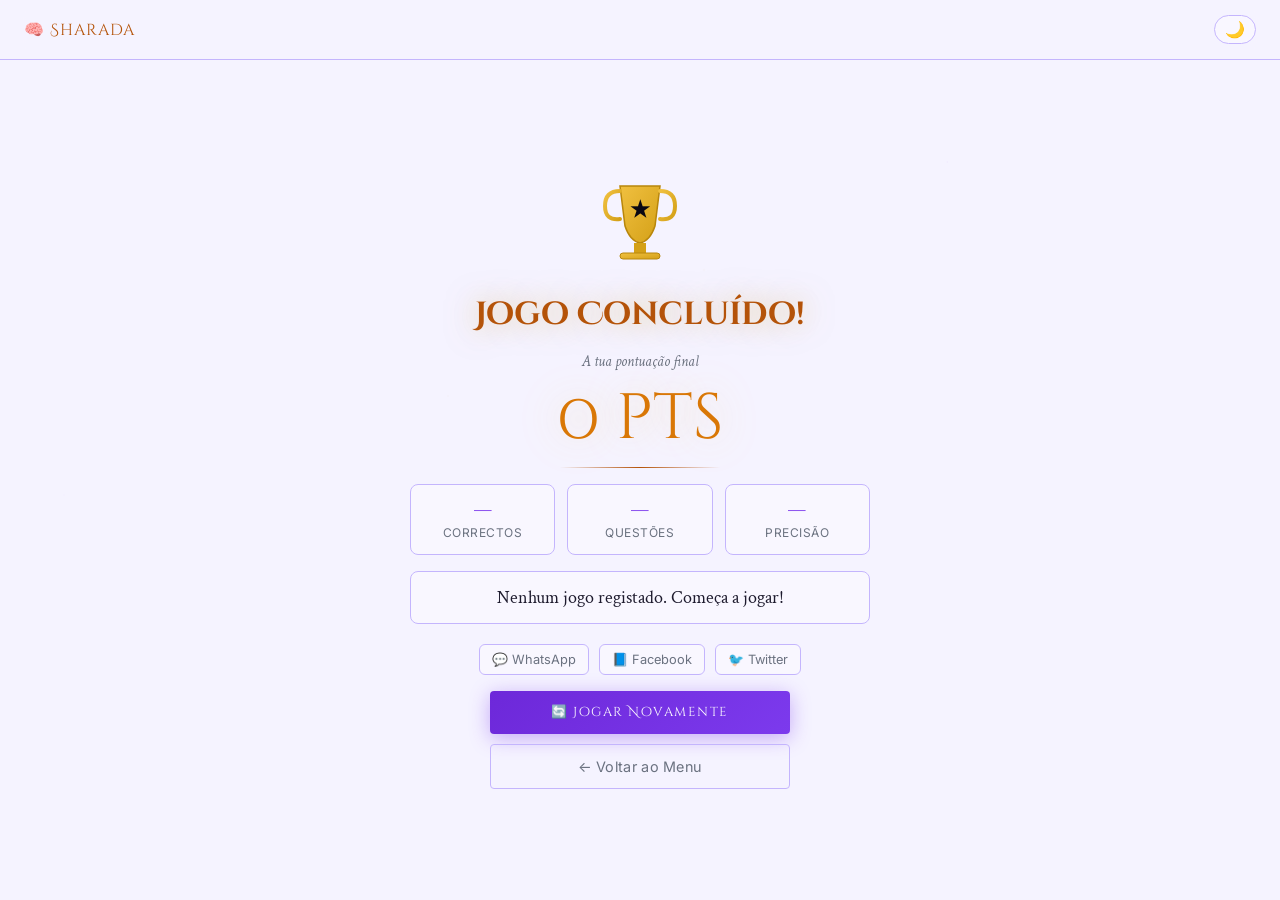
<file: Html/resultado.html>
<!DOCTYPE html>
<html lang="pt" data-theme="dark">
<head>
  <meta charset="UTF-8">
  <meta name="viewport" content="width=device-width, initial-scale=1.0">
  <title>Resultado — Sharada do Brunson</title>
  <meta name="robots" content="noindex">
  <link rel="icon" href="data:image/svg+xml,<svg xmlns='http://www.w3.org/2000/svg' viewBox='0 0 100 100'><text y='.9em' font-size='90'>🧠</text></svg>">
  <link rel="stylesheet" href="../css/global.css">
  <link rel="stylesheet" href="../css/resultado.css">
  <link rel="stylesheet" href="../css/custom.css">
</head>
<body>

  <nav class="navbar">
    <a href="dashboard.html" class="nav-brand">🧠 Sharada</a>
    <button class="dark-toggle" id="dark-toggle" aria-label="Alternar tema">🌙</button>
  </nav>

  <div class="page-wrapper page-wrapper-home">
    <div class="result-wrap">

      <div class="result-icon">
        <img src="../images/trophy.svg" alt="Troféu" width="100" height="100">
      </div>

      <h1 class="result-title">Jogo Concluído!</h1>
      <p class="result-subtitle">A tua pontuação final</p>

      <div class="result-score" id="result-score" aria-live="polite">—</div>

      <div class="result-divider"></div>

      <!-- Estatísticas detalhadas -->
      <div class="result-stats">
        <div class="result-stat">
          <div class="result-stat-num" id="res-corretos">—</div>
          <div class="result-stat-lbl">Correctos</div>
        </div>
        <div class="result-stat">
          <div class="result-stat-num" id="res-total">—</div>
          <div class="result-stat-lbl">Questões</div>
        </div>
        <div class="result-stat">
          <div class="result-stat-num" id="res-pct">—</div>
          <div class="result-stat-lbl">Precisão</div>
        </div>
      </div>

      <div class="result-msg" id="result-msg" aria-live="polite">
        A calcular resultado…
      </div>

      <!-- Partilhar resultado -->
      <div class="result-share">
        <button class="share-mini-btn" data-share="whatsapp">💬 WhatsApp</button>
        <button class="share-mini-btn" data-share="facebook">📘 Facebook</button>
        <button class="share-mini-btn" data-share="twitter">🐦 Twitter</button>
      </div>

      <div class="result-actions">
        <a href="dashboard.html" class="btn btn-primary" id="btn-replay">🔄 Jogar Novamente</a>
        <a href="dashboard.html" class="btn btn-ghost">← Voltar ao Menu</a>
      </div>

    </div>
  </div>

  <button id="btn-top" aria-label="Voltar ao topo">↑</button>

  <script src="../js/app.js"></script>
  <script>
    document.addEventListener('DOMContentLoaded', () => {
      const data = JSON.parse(sessionStorage.getItem('resultado') || 'null');

      const scoreEl    = document.getElementById('result-score');
      const corretosEl = document.getElementById('res-corretos');
      const totalEl    = document.getElementById('res-total');
      const pctEl      = document.getElementById('res-pct');
      const msgEl      = document.getElementById('result-msg');
      const replayBtn  = document.getElementById('btn-replay');

      if (!data) {
        scoreEl.textContent = '0 pts';
        msgEl.textContent   = 'Nenhum jogo registado. Começa a jogar!';
        return;
      }

      const pct = Math.round((data.corretos / data.total) * 100);

      scoreEl.textContent    = `${data.pontos} pts`;
      corretosEl.textContent = data.corretos;
      totalEl.textContent    = data.total;
      pctEl.textContent      = pct + '%';

      // Medalha e mensagem
      let medal, msg;
      if (pct === 100) { medal = '🏆'; msg = 'Perfeito! És um verdadeiro mestre das charadas!'; }
      else if (pct >= 80) { medal = '🥇'; msg = 'Excelente! Resultados extraordinários!'; }
      else if (pct >= 60) { medal = '🥈'; msg = 'Muito bom! Continua a treinar para a perfeição!'; }
      else if (pct >= 40) { medal = '🥉'; msg = 'Bom esforço! Volta e melhora a tua pontuação.'; }
      else { medal = '📖'; msg = 'Não desistas! A prática leva à perfeição.'; }

      msgEl.textContent = `${medal} ${msg}`;

      // Link para repetir o mesmo modo
      if (data.modo) {
        replayBtn.href = `jogo.html?modo=${data.modo}`;
      }
    });
  </script>
</body>
</html>
</file>
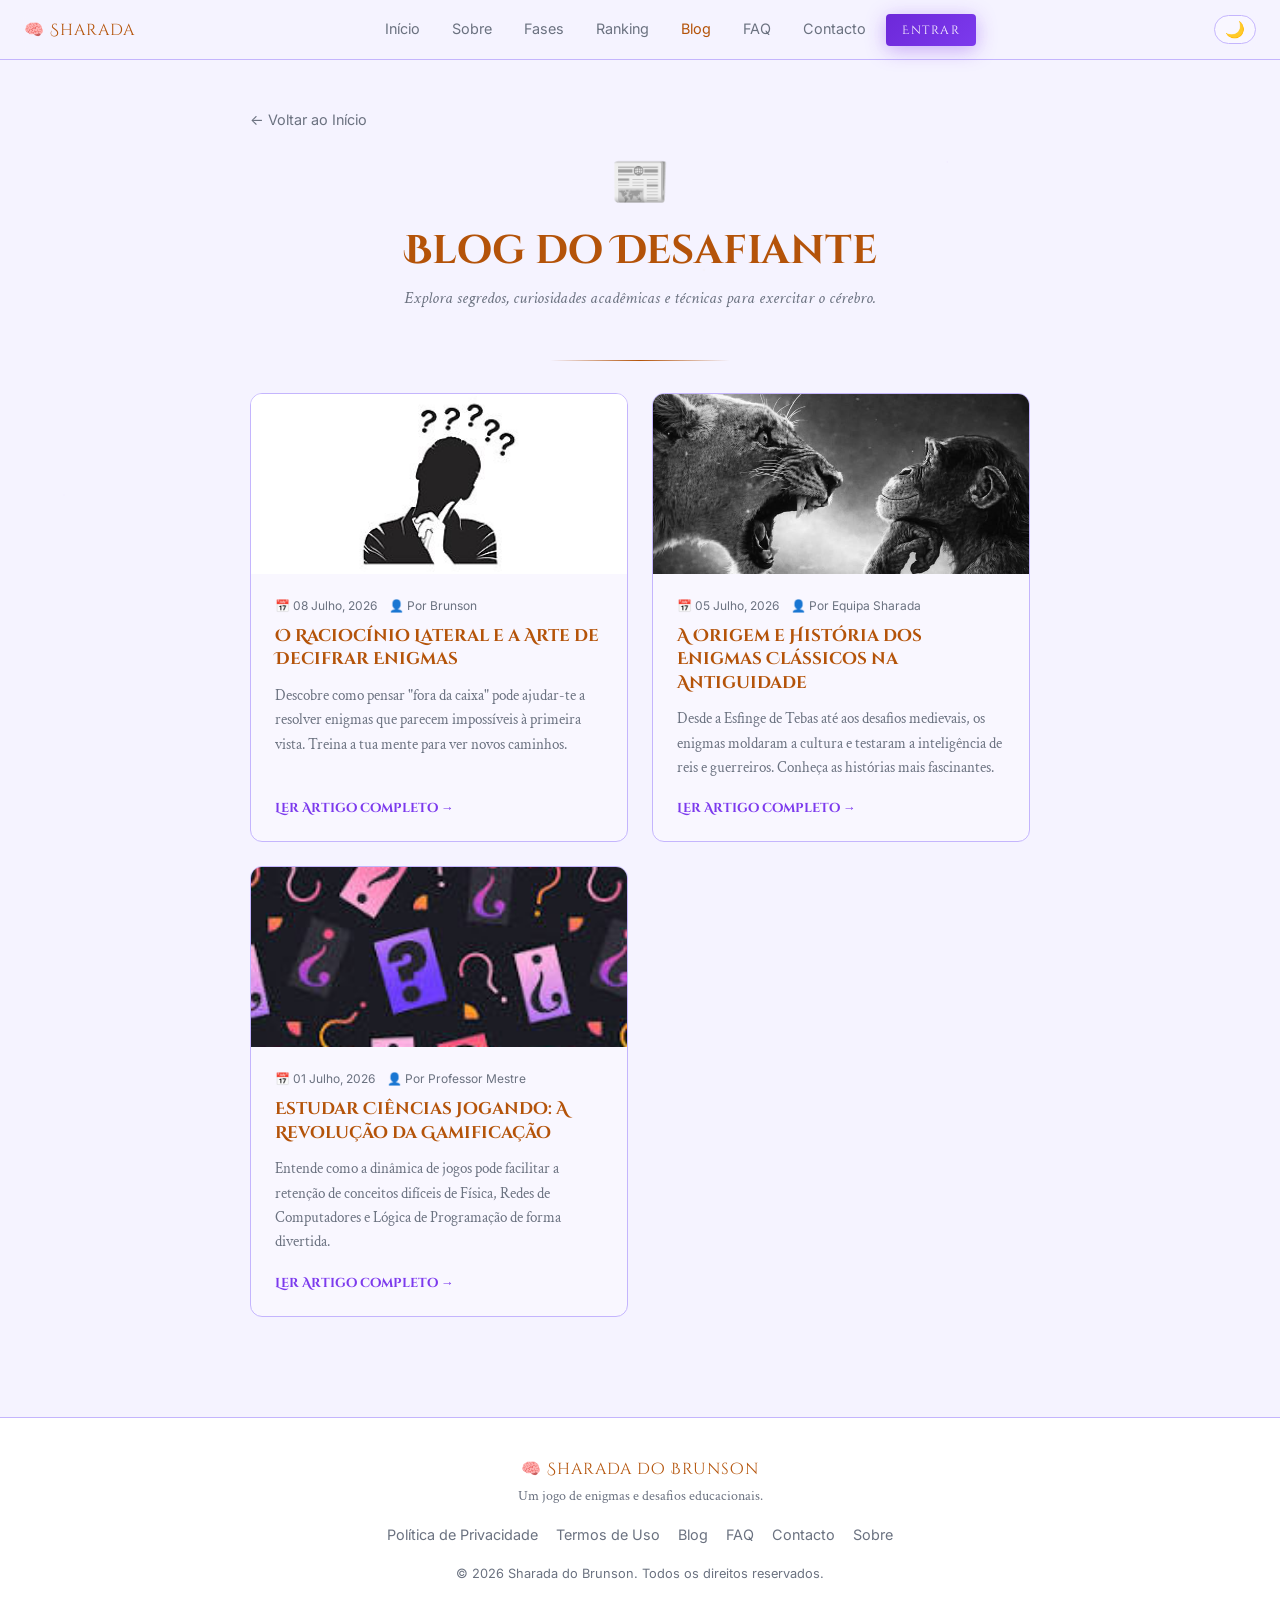
<file: Html/pages/blog.html>
<!DOCTYPE html>
<html lang="pt" data-theme="dark">
<head>
  <meta charset="UTF-8">
  <meta name="viewport" content="width=device-width, initial-scale=1.0">
  <title>Blog — Sharada do Brunson</title>
  <meta name="description" content="Artigos sobre raciocínio lógico, a história dos enigmas e dicas de aprendizagem de redes e física.">
  <link rel="icon" href="data:image/svg+xml,<svg xmlns='http://www.w3.org/2000/svg' viewBox='0 0 100 100'><text y='.9em' font-size='90'>🧠</text></svg>">
  <link rel="stylesheet" href="../../css/global.css">
  <link rel="stylesheet" href="../../css/pages.css">
  <link rel="stylesheet" href="../../css/custom.css">
  <style>
    /* Estilos locais para o Blog */
    .blog-grid {
      display: grid;
      grid-template-columns: repeat(auto-fit, minmax(280px, 1fr));
      gap: 24px;
      margin-top: 32px;
    }
    .blog-card {
      background: var(--card);
      border: 1px solid var(--border);
      border-radius: 12px;
      overflow: hidden;
      display: flex;
      flex-direction: column;
      transition: transform var(--transition), border-color var(--transition), box-shadow var(--transition);
      text-decoration: none;
      color: var(--text);
    }
    .blog-card:hover {
      transform: translateY(-5px);
      border-color: var(--purple2);
      box-shadow: 0 8px 30px rgba(168, 85, 247, 0.15);
    }
    .blog-card-img {
      height: 180px;
      overflow: hidden;
      position: relative;
    }
    .blog-card-img img {
      width: 100%;
      height: 100%;
      object-fit: cover;
      transition: transform 0.5s ease;
    }
    .blog-card:hover .blog-card-img img {
      transform: scale(1.05);
    }
    .blog-card-body {
      padding: 24px;
      display: flex;
      flex-direction: column;
      gap: 12px;
      flex: 1;
    }
    .blog-card-meta {
      font-family: 'Inter', sans-serif;
      font-size: 0.75rem;
      color: var(--muted);
      display: flex;
      gap: 12px;
    }
    .blog-card-title {
      font-family: 'Cinzel Decorative', serif;
      font-size: 1.05rem;
      color: var(--gold);
      line-height: 1.4;
    }
    .blog-card-excerpt {
      color: var(--muted);
      font-size: 0.95rem;
      line-height: 1.6;
      flex: 1;
    }
    .blog-card-more {
      font-family: 'Cinzel Decorative', serif;
      font-size: 0.8rem;
      color: var(--purple2);
      font-weight: 700;
      margin-top: 8px;
      display: inline-flex;
      align-items: center;
      gap: 4px;
    }
    .blog-card:hover .blog-card-more {
      color: var(--gold);
    }
  </style>
</head>
<body>

  <!-- NAVBAR -->
  <nav class="navbar" role="navigation" aria-label="Navegação principal">
    <a href="../index.html" class="nav-brand">🧠 Sharada</a>
    <ul class="nav-links" id="nav-links" role="list">
      <li><a href="../index.html">Início</a></li>
      <li><a href="sobre.html">Sobre</a></li>
      <li><a href="fases.html">Fases</a></li>
      <li><a href="ranking.html">Ranking</a></li>
      <li><a href="blog.html" class="active">Blog</a></li>
      <li><a href="faq.html">FAQ</a></li>
      <li><a href="contacto.html">Contacto</a></li>
      <li><a href="../login.html" class="btn btn-primary nav-btn-small">Entrar</a></li>
    </ul>
    <div class="nav-actions">
      <button class="dark-toggle" id="dark-toggle" aria-label="Alternar tema">🌙</button>
      <button class="nav-toggle" aria-label="Abrir menu" aria-expanded="false" aria-controls="nav-links">
        <span></span><span></span><span></span>
      </button>
    </div>
  </nav>

  <!-- CONTENT -->
  <div class="page-wrapper wrapper-align-start">
    <div class="inner-page">

      <a href="../index.html" class="back-link">← Voltar ao Início</a>

      <div class="page-hero">
        <div class="page-hero-icon">📰</div>
        <h1 class="page-title">Blog do Desafiante</h1>
        <p class="page-subtitle">Explora segredos, curiosidades acadêmicas e técnicas para exercitar o cérebro.</p>
      </div>

      <div class="divider"></div>

      <!-- Grid de Artigos -->
      <div class="blog-grid">

        <!-- Artigo 1 -->
        <article class="blog-card">
          <div class="blog-card-img">
            <img src="../../images/5ea4c44969cfc97aa40e29f733955a40.jpg" alt="Silhueta de pessoa pensando com interrogações">
          </div>
          <div class="blog-card-body">
            <div class="blog-card-meta">
              <span>📅 08 Julho, 2026</span>
              <span>👤 Por Brunson</span>
            </div>
            <h2 class="blog-card-title">O Raciocínio Lateral e a Arte de Decifrar Enigmas</h2>
            <p class="blog-card-excerpt">
              Descobre como pensar "fora da caixa" pode ajudar-te a resolver enigmas que parecem impossíveis à primeira vista. Treina a tua mente para ver novos caminhos.
            </p>
            <span class="blog-card-more">Ler Artigo completo →</span>
          </div>
        </article>

        <!-- Artigo 2 -->
        <article class="blog-card">
          <div class="blog-card-img">
            <img src="../../images/cbced4fcdd79857fc581631782674b43.jpg" alt="Leão rugindo para macaco pensativo">
          </div>
          <div class="blog-card-body">
            <div class="blog-card-meta">
              <span>📅 05 Julho, 2026</span>
              <span>👤 Por Equipa Sharada</span>
            </div>
            <h2 class="blog-card-title">A Origem e História dos Enigmas Clássicos na Antiguidade</h2>
            <p class="blog-card-excerpt">
              Desde a Esfinge de Tebas até aos desafios medievais, os enigmas moldaram a cultura e testaram a inteligência de reis e guerreiros. Conheça as histórias mais fascinantes.
            </p>
            <span class="blog-card-more">Ler Artigo completo →</span>
          </div>
        </article>

        <!-- Artigo 3 -->
        <article class="blog-card">
          <div class="blog-card-img">
            <img src="../../images/sharada.jpg" alt="Padrão colorido com cartas de interrogação">
          </div>
          <div class="blog-card-body">
            <div class="blog-card-meta">
              <span>📅 01 Julho, 2026</span>
              <span>👤 Por Professor Mestre</span>
            </div>
            <h2 class="blog-card-title">Estudar Ciências Jogando: A Revolução da Gamificação</h2>
            <p class="blog-card-excerpt">
              Entende como a dinâmica de jogos pode facilitar a retenção de conceitos difíceis de Física, Redes de Computadores e Lógica de Programação de forma divertida.
            </p>
            <span class="blog-card-more">Ler Artigo completo →</span>
          </div>
        </article>

      </div>

    </div>
  </div>

  <!-- FOOTER -->
  <footer class="site-footer">
    <div class="footer-inner">
      <div class="footer-brand">
        <span class="nav-brand">🧠 Sharada do Brunson</span>
        <p>Um jogo de enigmas e desafios educacionais.</p>
      </div>
      <ul class="footer-links">
        <li><a href="politica.html">Política de Privacidade</a></li>
        <li><a href="termos.html">Termos de Uso</a></li>
        <li><a href="blog.html">Blog</a></li>
        <li><a href="faq.html">FAQ</a></li>
        <li><a href="contacto.html">Contacto</a></li>
        <li><a href="sobre.html">Sobre</a></li>
      </ul>
      <p class="footer-copy">&copy; 2026 Sharada do Brunson. Todos os direitos reservados.</p>
    </div>
  </footer>

  <button id="btn-top" aria-label="Voltar ao topo">↑</button>

  <script src="../../js/app.js"></script>
</body>
</html>
</file>
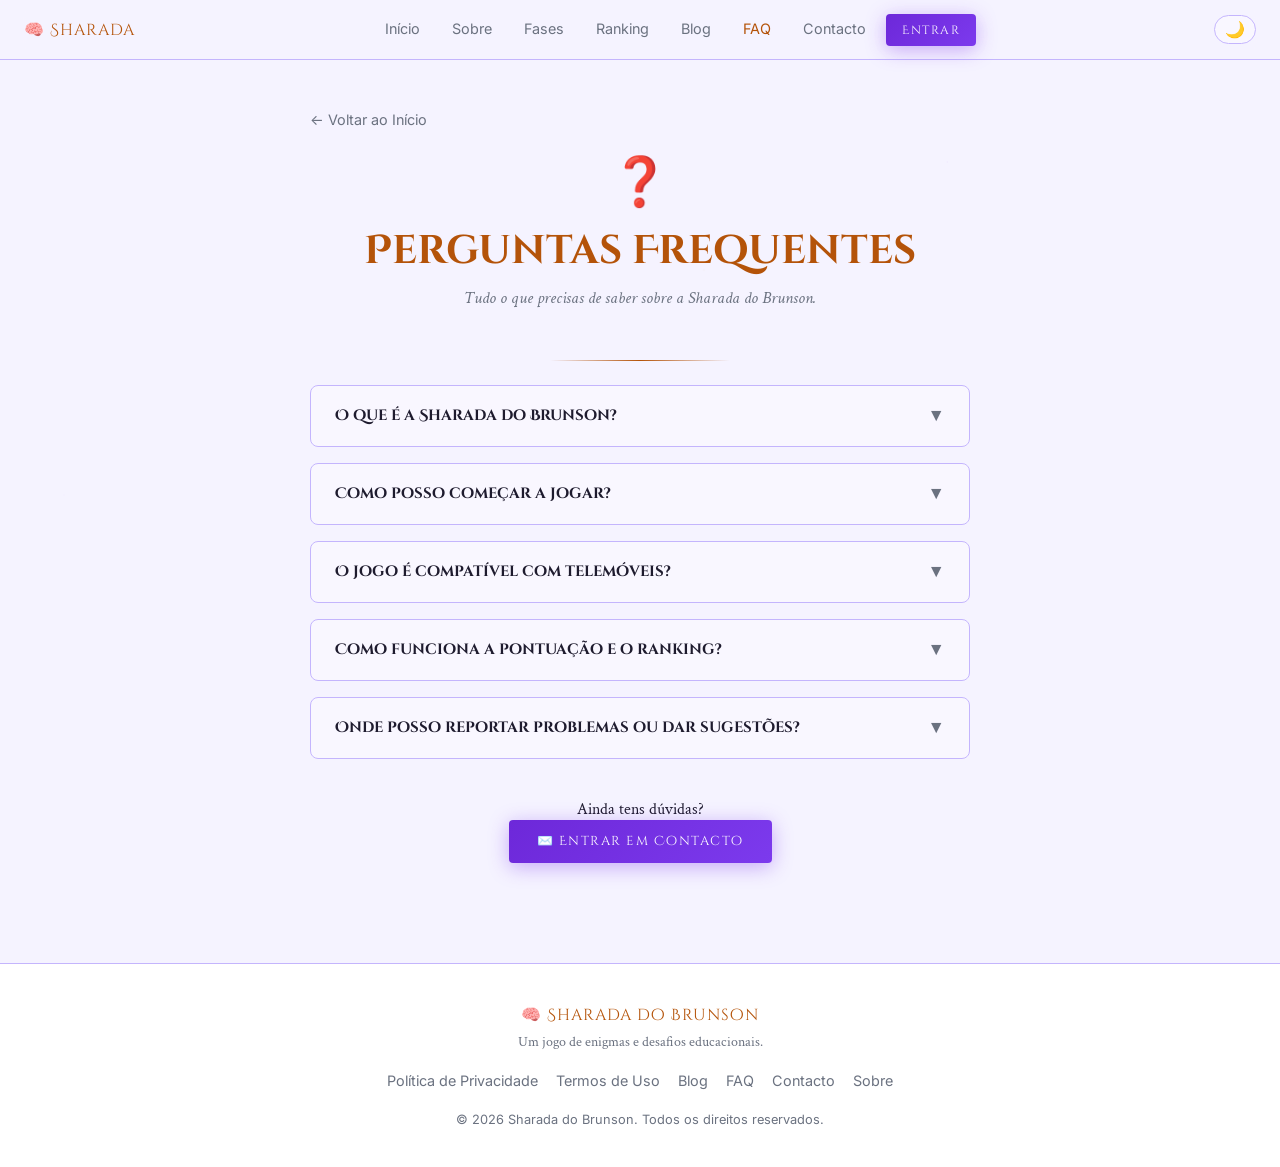
<file: Html/pages/faq.html>
<!DOCTYPE html>
<html lang="pt" data-theme="dark">
<head>
  <meta charset="UTF-8">
  <meta name="viewport" content="width=device-width, initial-scale=1.0">
  <title>FAQ — Sharada do Brunson</title>
  <meta name="description" content="Perguntas frequentes sobre o funcionamento, regras e fases do jogo Sharada do Brunson.">
  <link rel="icon" href="data:image/svg+xml,<svg xmlns='http://www.w3.org/2000/svg' viewBox='0 0 100 100'><text y='.9em' font-size='90'>🧠</text></svg>">
  <link rel="stylesheet" href="../../css/global.css">
  <link rel="stylesheet" href="../../css/pages.css">
  <link rel="stylesheet" href="../../css/custom.css">
  <link rel="stylesheet" href="../../css/faq.css">
</head>
<body>

  <!-- NAVBAR -->
  <nav class="navbar" role="navigation" aria-label="Navegação principal">
    <a href="../index.html" class="nav-brand">🧠 Sharada</a>
    <ul class="nav-links" id="nav-links" role="list">
      <li><a href="../index.html">Início</a></li>
      <li><a href="sobre.html">Sobre</a></li>
      <li><a href="fases.html">Fases</a></li>
      <li><a href="ranking.html">Ranking</a></li>
      <li><a href="blog.html">Blog</a></li>
      <li><a href="faq.html" class="active">FAQ</a></li>
      <li><a href="contacto.html">Contacto</a></li>
      <li><a href="../login.html" class="btn btn-primary nav-btn-small">Entrar</a></li>
    </ul>
    <div class="nav-actions">
      <button class="dark-toggle" id="dark-toggle" aria-label="Alternar tema">🌙</button>
      <button class="nav-toggle" aria-label="Abrir menu" aria-expanded="false" aria-controls="nav-links">
        <span></span><span></span><span></span>
      </button>
    </div>
  </nav>

  <!-- CONTENT -->
  <div class="page-wrapper wrapper-align-start">
    <div class="inner-page inner-page-medium">

      <a href="../index.html" class="back-link">← Voltar ao Início</a>

      <div class="page-hero">
        <div class="page-hero-icon">❓</div>
        <h1 class="page-title">Perguntas Frequentes</h1>
        <p class="page-subtitle">Tudo o que precisas de saber sobre a Sharada do Brunson.</p>
      </div>

      <div class="divider"></div>

      <!-- Accordion de FAQs -->
      <div class="faq-container" role="region" aria-label="Lista de Perguntas Frequentes">
        
        <div class="faq-item">
          <button class="faq-question" aria-expanded="false">
            <span>O que é a Sharada do Brunson?</span>
            <span class="faq-icon" aria-hidden="true">▼</span>
          </button>
          <div class="faq-answer">
            <p>
              A Sharada do Brunson é um jogo interativo de enigmas, charadas clássicas e desafios acadêmicos (Física, Matemática, Redes de Computadores e Programação) concebido para treinar o raciocínio rápido, a dedução lógica e a aprendizagem ativa.
            </p>
          </div>
        </div>

        <div class="faq-item">
          <button class="faq-question" aria-expanded="false">
            <span>Como posso começar a jogar?</span>
            <span class="faq-icon" aria-hidden="true">▼</span>
          </button>
          <div class="faq-answer">
            <p>
              Para começar a sua jornada de desafios, basta criar uma conta gratuita acedendo ao menu "Registrar" ou "Criar Conta". Após iniciar sessão, terá acesso ao painel principal (Dashboard) para escolher o tema e o nível de desafio pretendidos.
            </p>
          </div>
        </div>

        <div class="faq-item">
          <button class="faq-question" aria-expanded="false">
            <span>O jogo é compatível com telemóveis?</span>
            <span class="faq-icon" aria-hidden="true">▼</span>
          </button>
          <div class="faq-answer">
            <p>
              Sim, totalmente! O jogo foi desenvolvido aplicando princípios de design mobile-first e responsivo. A interface adapta-se perfeitamente a telemóveis, tablets e computadores portáteis para que possas resolver os teus enigmas onde quer que estejas.
            </p>
          </div>
        </div>

        <div class="faq-item">
          <button class="faq-question" aria-expanded="false">
            <span>Como funciona a pontuação e o ranking?</span>
            <span class="faq-icon" aria-hidden="true">▼</span>
          </button>
          <div class="faq-answer">
            <p>
              Cada questão correta confere pontos base. Se responderes rapidamente, recebes um bónus de tempo adicional. O ranking global soma as pontuações mais altas de todos os jogadores ativos e exibe os 10 melhores no painel público.
            </p>
          </div>
        </div>

        <div class="faq-item">
          <button class="faq-question" aria-expanded="false">
            <span>Onde posso reportar problemas ou dar sugestões?</span>
            <span class="faq-icon" aria-hidden="true">▼</span>
          </button>
          <div class="faq-answer">
            <p>
              Adoramos receber feedback! Podes entrar em contacto com a nossa equipa através da página de <a href="contacto.html" class="purple2-link">Contacto</a>, preenchendo o formulário ou enviando mensagem diretamente para o nosso e-mail oficial.
            </p>
          </div>
        </div>

      </div>

      <div class="text-center mt-40">
        <p class="welcome-text">Ainda tens dúvidas?</p>
        <a href="contacto.html" class="btn btn-primary">✉️ Entrar em Contacto</a>
      </div>

    </div>
  </div>

  <!-- FOOTER -->
  <footer class="site-footer">
    <div class="footer-inner">
      <div class="footer-brand">
        <span class="nav-brand">🧠 Sharada do Brunson</span>
        <p>Um jogo de enigmas e desafios educacionais.</p>
      </div>
      <ul class="footer-links">
        <li><a href="politica.html">Política de Privacidade</a></li>
        <li><a href="termos.html">Termos de Uso</a></li>
        <li><a href="blog.html">Blog</a></li>
        <li><a href="faq.html">FAQ</a></li>
        <li><a href="contacto.html">Contacto</a></li>
        <li><a href="sobre.html">Sobre</a></li>
      </ul>
      <p class="footer-copy">&copy; 2026 Sharada do Brunson. Todos os direitos reservados.</p>
    </div>
  </footer>

  <button id="btn-top" aria-label="Voltar ao topo">↑</button>

  <script src="../../js/app.js"></script>
  <script src="../../js/faq.js"></script>
</body>
</html>
</file>
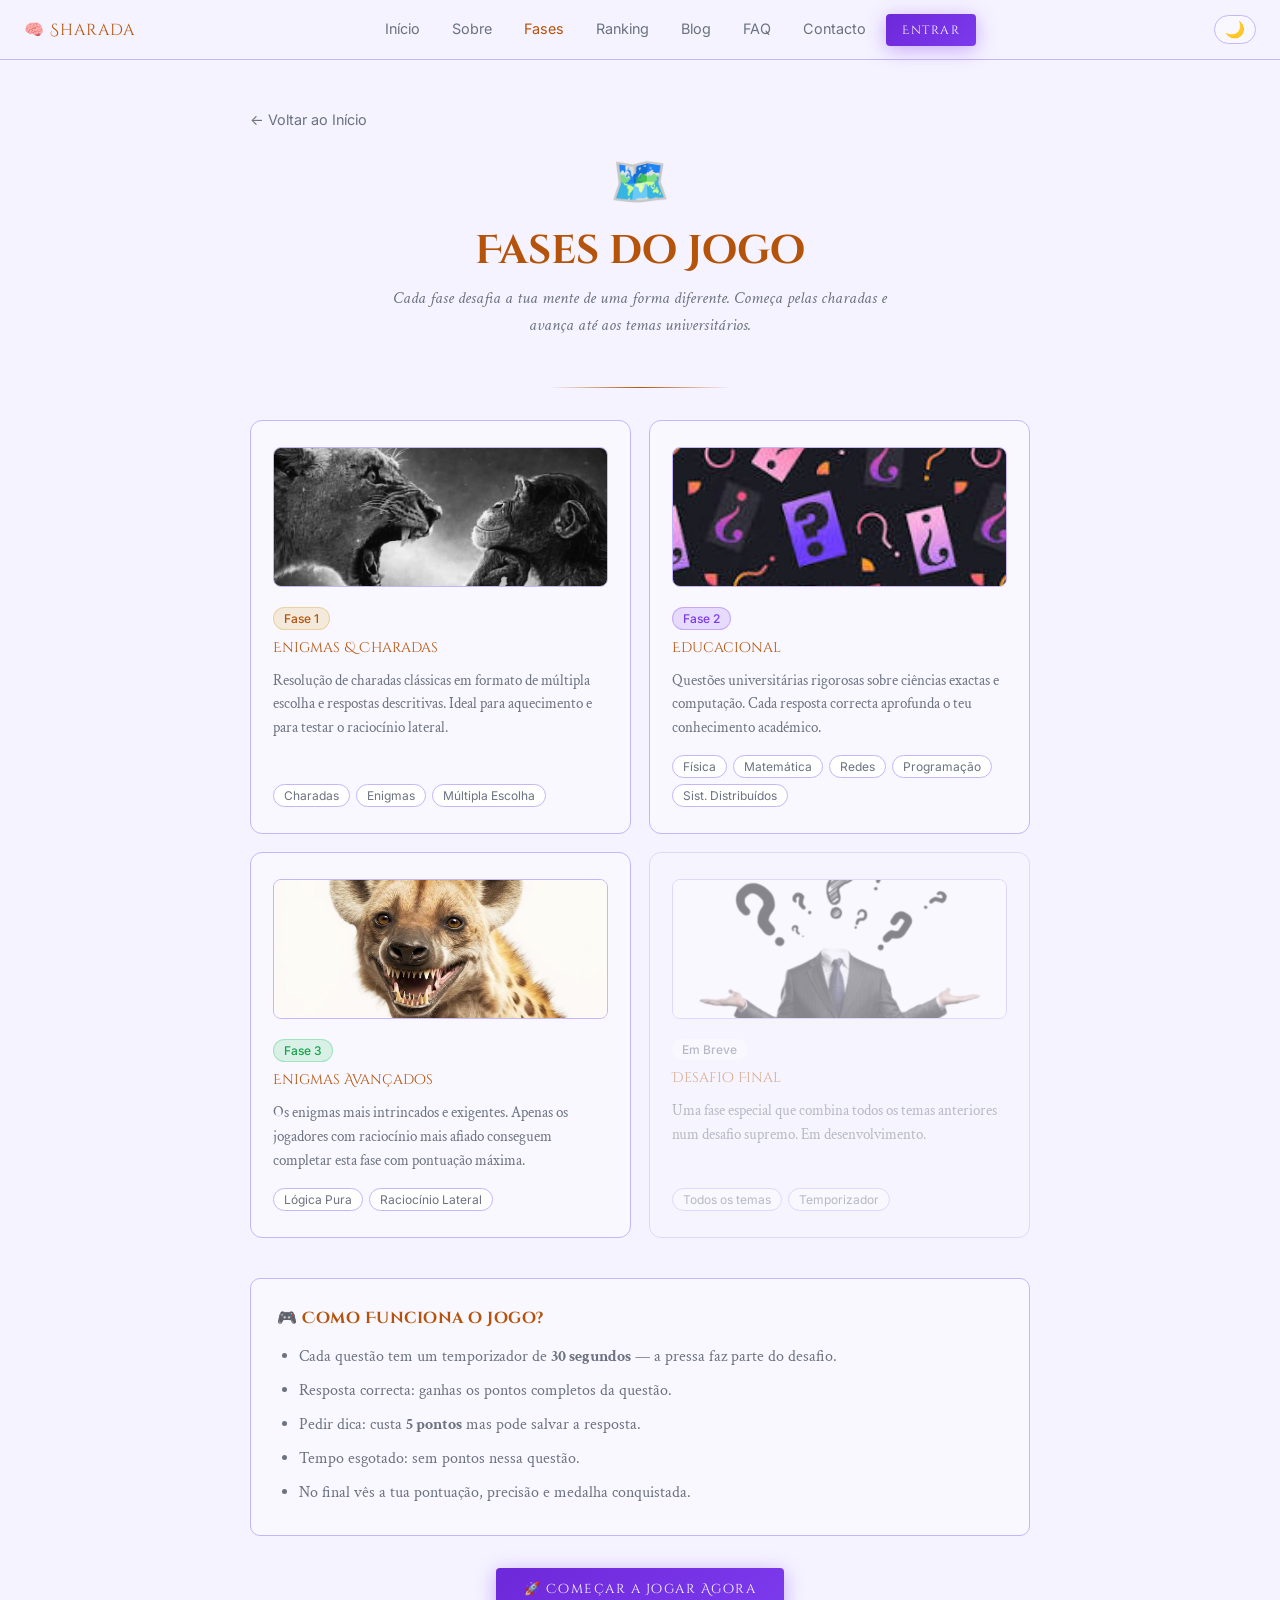
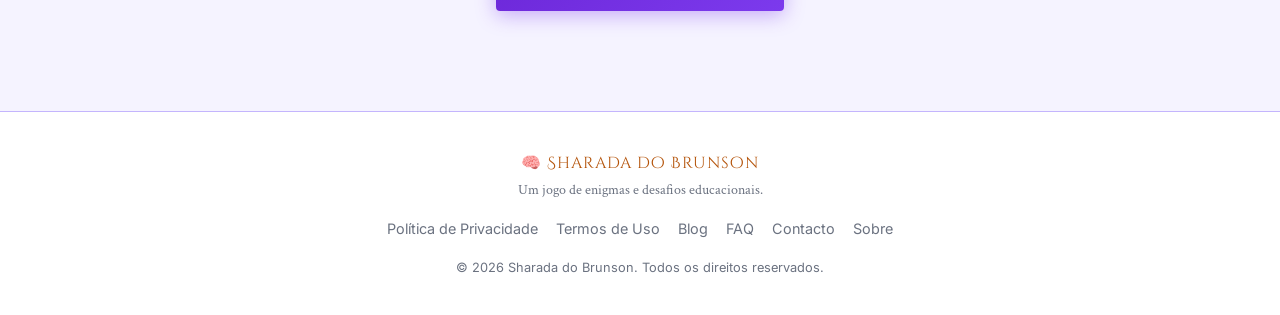
<file: Html/pages/fases.html>
<!DOCTYPE html>
<html lang="pt" data-theme="dark">
<head>
  <meta charset="UTF-8">
  <meta name="viewport" content="width=device-width, initial-scale=1.0">
  <title>Fases do Jogo — Sharada do Brunson</title>
  <meta name="description" content="Explora todas as fases da Sharada do Brunson: Enigmas, Charadas e Desafios Educacionais em Física, Matemática, Redes e mais.">
  <link rel="canonical" href="https://sharada-do-brunson.vercel.app/pages/fases.html">
  <link rel="icon" href="data:image/svg+xml,<svg xmlns='http://www.w3.org/2000/svg' viewBox='0 0 100 100'><text y='.9em' font-size='90'>🧠</text></svg>">
  <link rel="stylesheet" href="../../css/global.css">
  <link rel="stylesheet" href="../../css/pages.css">
  <link rel="stylesheet" href="../../css/custom.css">
</head>
<body>

  <nav class="navbar">
    <a href="../index.html" class="nav-brand">🧠 Sharada</a>
    <ul class="nav-links" id="nav-links">
      <li><a href="../index.html">Início</a></li>
      <li><a href="sobre.html">Sobre</a></li>
      <li><a href="fases.html" class="active">Fases</a></li>
      <li><a href="ranking.html">Ranking</a></li>
      <li><a href="blog.html">Blog</a></li>
      <li><a href="faq.html">FAQ</a></li>
      <li><a href="contacto.html">Contacto</a></li>
      <li><a href="../login.html" class="btn btn-primary nav-btn-small">Entrar</a></li>
    </ul>
    <div class="nav-actions">
      <button class="dark-toggle" id="dark-toggle" aria-label="Alternar tema">🌙</button>
      <button class="nav-toggle" aria-label="Abrir menu" aria-expanded="false" aria-controls="nav-links">
        <span></span><span></span><span></span>
      </button>
    </div>
  </nav>

  <div class="page-wrapper wrapper-align-start">
    <div class="inner-page">

      <a href="../index.html" class="back-link">← Voltar ao Início</a>

      <div class="page-hero">
        <div class="page-hero-icon">🗺️</div>
        <h1 class="page-title">Fases do Jogo</h1>
        <p class="page-subtitle">
          Cada fase desafia a tua mente de uma forma diferente.
          Começa pelas charadas e avança até aos temas universitários.
        </p>
      </div>

      <div class="divider"></div>

      <div class="fases-grid">

        <!-- Fase 1 -->
        <a href="../login.html" class="fase-card" aria-label="Fase 1: Enigmas e Charadas">
          <img class="fase-card-image" src="../../images/cbced4fcdd79857fc581631782674b43.jpg" alt="Enigmas e Charadas">
          <div>
            <span class="badge badge-gold mb-8 display-inline-flex">Fase 1</span>
            <div class="fase-title">Enigmas & Charadas</div>
          </div>
          <p class="fase-desc">
            Resolução de charadas clássicas em formato de múltipla escolha e respostas descritivas.
            Ideal para aquecimento e para testar o raciocínio lateral.
          </p>
          <div class="fase-temas">
            <span class="tema-pill">Charadas</span>
            <span class="tema-pill">Enigmas</span>
            <span class="tema-pill">Múltipla Escolha</span>
          </div>
        </a>

        <!-- Fase 2 -->
        <a href="../login.html" class="fase-card" aria-label="Fase 2: Educacional">
          <img class="fase-card-image" src="../../images/sharada.jpg" alt="Educacional">
          <div>
            <span class="badge badge-purple mb-8 display-inline-flex">Fase 2</span>
            <div class="fase-title">Educacional</div>
          </div>
          <p class="fase-desc">
            Questões universitárias rigorosas sobre ciências exactas e computação. Cada resposta
            correcta aprofunda o teu conhecimento académico.
          </p>
          <div class="fase-temas">
            <span class="tema-pill">Física</span>
            <span class="tema-pill">Matemática</span>
            <span class="tema-pill">Redes</span>
            <span class="tema-pill">Programação</span>
            <span class="tema-pill">Sist. Distribuídos</span>
          </div>
        </a>

        <!-- Fase 3 -->
        <a href="../login.html" class="fase-card" aria-label="Fase 3: Enigmas Avançados">
          <img class="fase-card-image" src="../../images/9de90f4c198587232c4afb14e113acf4.jpg" alt="Enigmas Avançados">
          <div>
            <span class="badge badge-green mb-8 display-inline-flex">Fase 3</span>
            <div class="fase-title">Enigmas Avançados</div>
          </div>
          <p class="fase-desc">
            Os enigmas mais intrincados e exigentes. Apenas os jogadores com raciocínio
            mais afiado conseguem completar esta fase com pontuação máxima.
          </p>
          <div class="fase-temas">
            <span class="tema-pill">Lógica Pura</span>
            <span class="tema-pill">Raciocínio Lateral</span>
          </div>
        </a>

        <!-- Fase 4 (bloqueada) -->
        <div class="fase-card opacity-disabled" aria-disabled="true" aria-label="Fase 4 em desenvolvimento">
          <img class="fase-card-image" src="../../images/d24090ade80e660bd23fe9c2d91dfb73.jpg" alt="Desafio Final bloqueado">
          <div>
            <span class="badge badge-soon">Em Breve</span>
            <div class="fase-title">Desafio Final</div>
          </div>
          <p class="fase-desc">
            Uma fase especial que combina todos os temas anteriores num desafio supremo.
            Em desenvolvimento.
          </p>
          <div class="fase-temas">
            <span class="tema-pill">Todos os temas</span>
            <span class="tema-pill">Temporizador</span>
          </div>
        </div>

      </div>

      <!-- Como funciona -->
      <div class="content-section mt-40">
        <h2>🎮 Como Funciona o Jogo?</h2>
        <ul>
          <li>Cada questão tem um temporizador de <strong>30 segundos</strong> — a pressa faz parte do desafio.</li>
          <li>Resposta correcta: ganhas os pontos completos da questão.</li>
          <li>Pedir dica: custa <strong>5 pontos</strong> mas pode salvar a resposta.</li>
          <li>Tempo esgotado: sem pontos nessa questão.</li>
          <li>No final vês a tua pontuação, precisão e medalha conquistada.</li>
        </ul>
      </div>

      <div class="text-center mt-32">
        <a href="../login.html" class="btn btn-primary">🚀 Começar a Jogar Agora</a>
      </div>

    </div>
  </div>

  <footer class="site-footer">
    <div class="footer-inner">
      <div class="footer-brand">
        <span class="nav-brand">🧠 Sharada do Brunson</span>
        <p>Um jogo de enigmas e desafios educacionais.</p>
      </div>
      <ul class="footer-links">
        <li><a href="politica.html">Política de Privacidade</a></li>
        <li><a href="termos.html">Termos de Uso</a></li>
        <li><a href="blog.html">Blog</a></li>
        <li><a href="faq.html">FAQ</a></li>
        <li><a href="contacto.html">Contacto</a></li>
        <li><a href="sobre.html">Sobre</a></li>
      </ul>
      <p class="footer-copy">&copy; 2026 Sharada do Brunson. Todos os direitos reservados.</p>
    </div>
  </footer>

  <button id="btn-top" aria-label="Voltar ao topo">↑</button>
  <script src="../../js/app.js"></script>
</body>
</html>
</file>
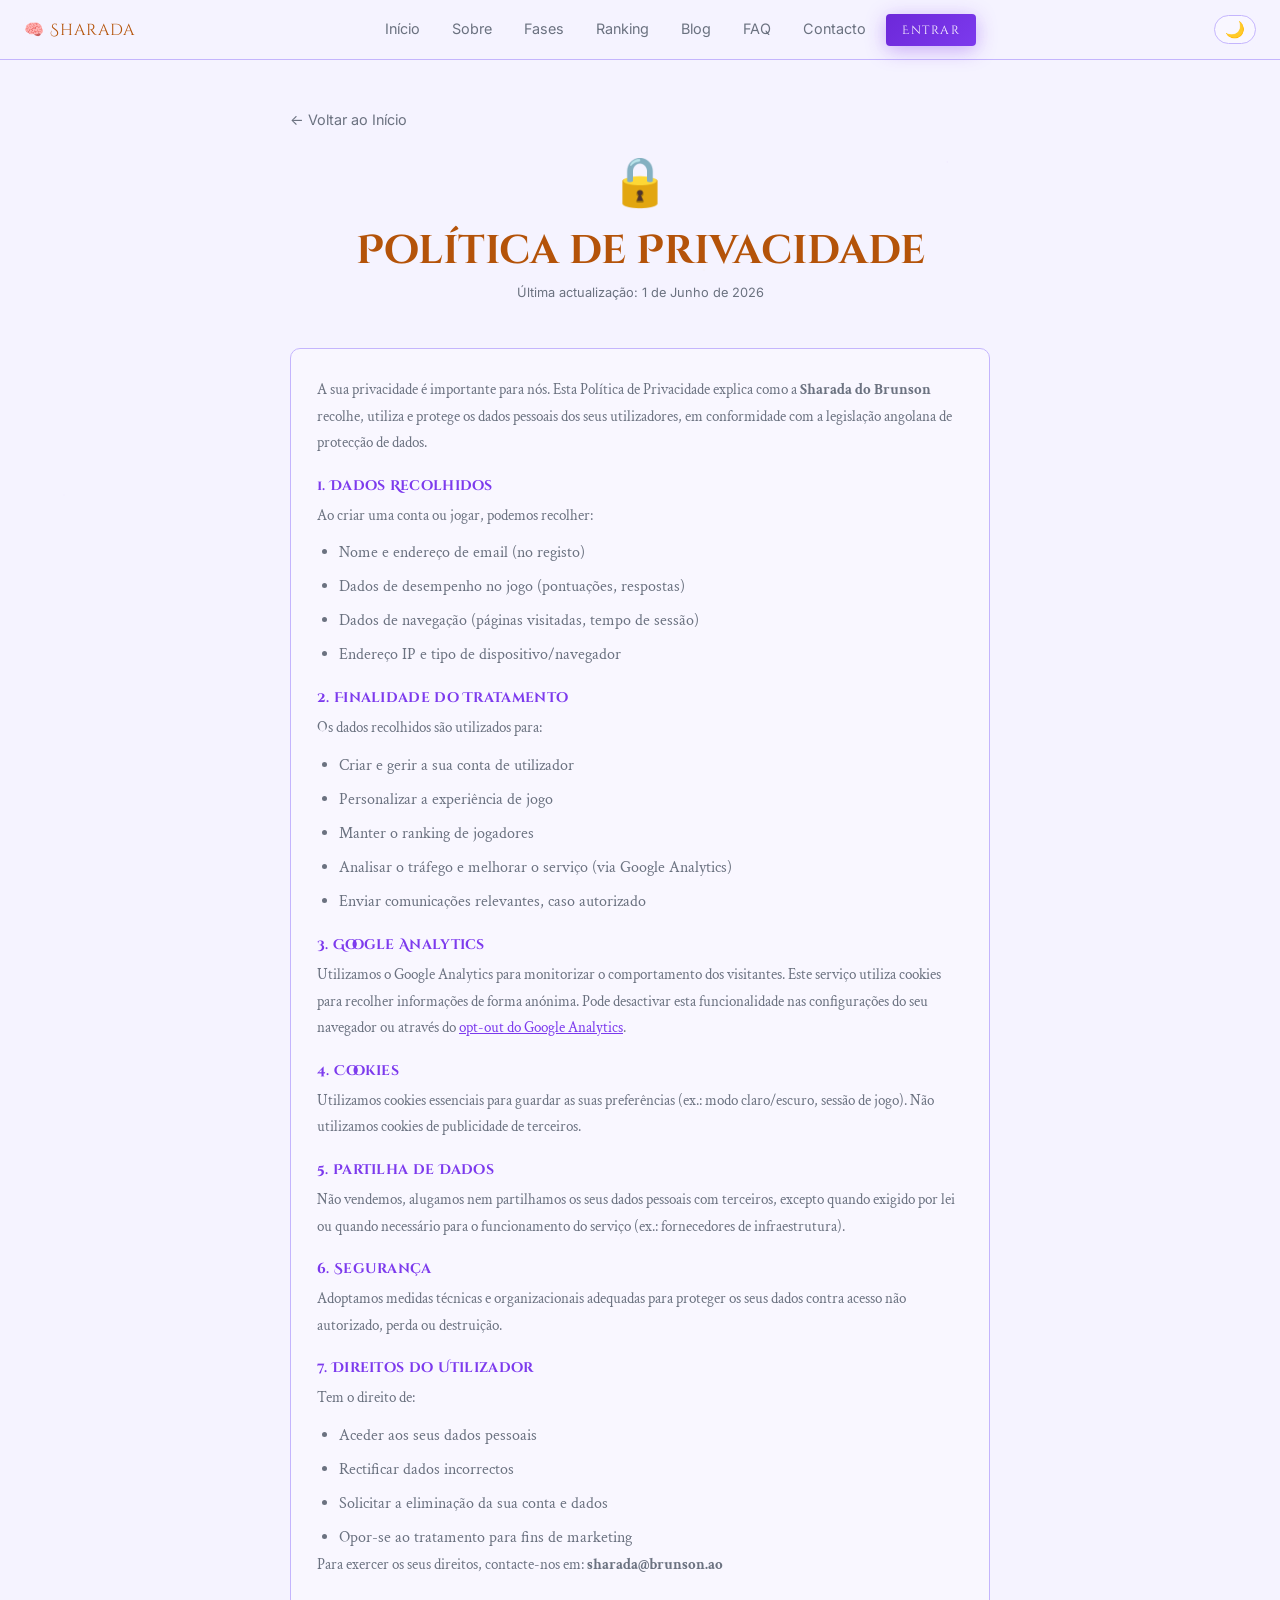
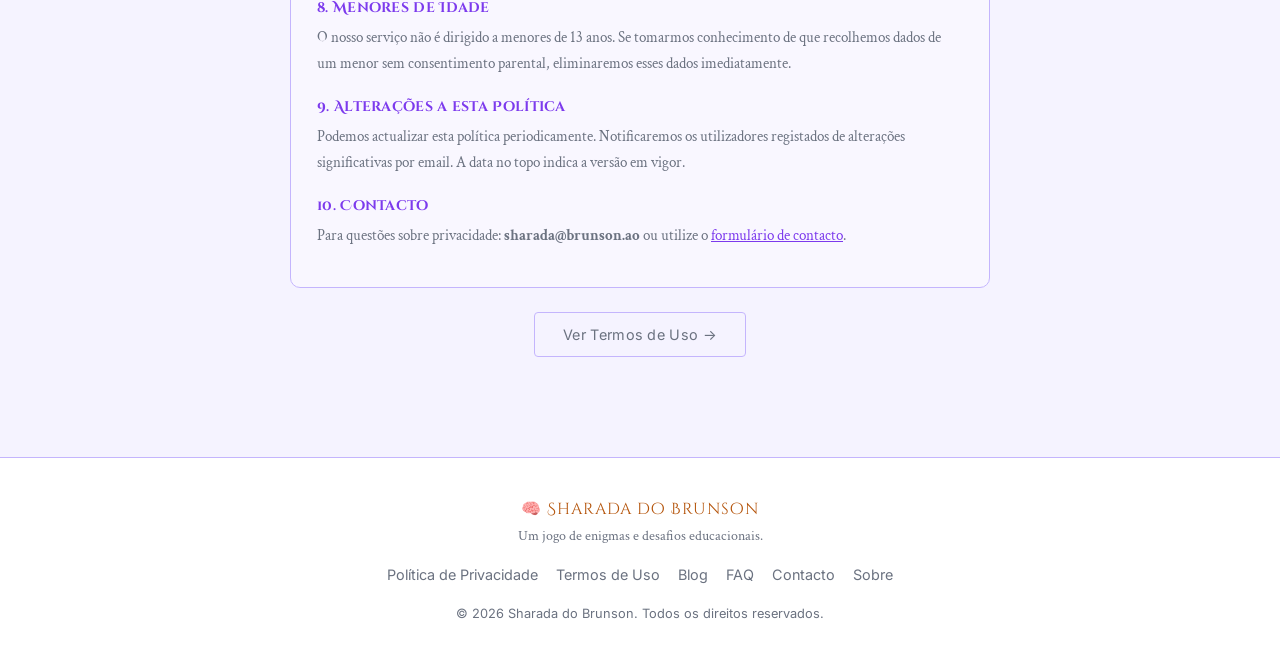
<file: Html/pages/politica.html>
<!DOCTYPE html>
<html lang="pt" data-theme="dark">
<head>
  <meta charset="UTF-8">
  <meta name="viewport" content="width=device-width, initial-scale=1.0">
  <title>Política de Privacidade — Sharada do Brunson</title>
  <meta name="description" content="Política de Privacidade da Sharada do Brunson. Saiba como tratamos os seus dados pessoais.">
  <link rel="canonical" href="https://sharada-do-brunson.vercel.app/pages/politica.html">
  <link rel="icon" href="data:image/svg+xml,<svg xmlns='http://www.w3.org/2000/svg' viewBox='0 0 100 100'><text y='.9em' font-size='90'>🧠</text></svg>">
  <link rel="stylesheet" href="../../css/global.css">
  <link rel="stylesheet" href="../../css/pages.css">
  <link rel="stylesheet" href="../../css/custom.css">
</head>
<body>

  <nav class="navbar">
    <a href="../index.html" class="nav-brand">🧠 Sharada</a>
    <ul class="nav-links" id="nav-links">
      <li><a href="../index.html">Início</a></li>
      <li><a href="sobre.html">Sobre</a></li>
      <li><a href="fases.html">Fases</a></li>
      <li><a href="ranking.html">Ranking</a></li>
      <li><a href="blog.html">Blog</a></li>
      <li><a href="faq.html">FAQ</a></li>
      <li><a href="contacto.html">Contacto</a></li>
      <li><a href="../login.html" class="btn btn-primary nav-btn-small">Entrar</a></li>
    </ul>
    <div class="nav-actions">
      <button class="dark-toggle" id="dark-toggle" aria-label="Alternar tema">🌙</button>
      <button class="nav-toggle" aria-label="Abrir menu" aria-expanded="false" aria-controls="nav-links">
        <span></span><span></span><span></span>
      </button>
    </div>
  </nav>

  <div class="page-wrapper wrapper-align-start">
    <div class="inner-page inner-page-legal">

      <a href="../index.html" class="back-link">← Voltar ao Início</a>

      <div class="page-hero">
        <div class="page-hero-icon">🔒</div>
        <h1 class="page-title">Política de Privacidade</h1>
        <p class="legal-date">Última actualização: 1 de Junho de 2026</p>
      </div>

      <div class="content-section legal-content">

        <p>
          A sua privacidade é importante para nós. Esta Política de Privacidade explica como a
          <strong>Sharada do Brunson</strong> recolhe, utiliza e protege os dados pessoais dos seus utilizadores,
          em conformidade com a legislação angolana de protecção de dados.
        </p>

        <h3>1. Dados Recolhidos</h3>
        <p>Ao criar uma conta ou jogar, podemos recolher:</p>
        <ul>
          <li>Nome e endereço de email (no registo)</li>
          <li>Dados de desempenho no jogo (pontuações, respostas)</li>
          <li>Dados de navegação (páginas visitadas, tempo de sessão)</li>
          <li>Endereço IP e tipo de dispositivo/navegador</li>
        </ul>

        <h3>2. Finalidade do Tratamento</h3>
        <p>Os dados recolhidos são utilizados para:</p>
        <ul>
          <li>Criar e gerir a sua conta de utilizador</li>
          <li>Personalizar a experiência de jogo</li>
          <li>Manter o ranking de jogadores</li>
          <li>Analisar o tráfego e melhorar o serviço (via Google Analytics)</li>
          <li>Enviar comunicações relevantes, caso autorizado</li>
        </ul>

        <h3>3. Google Analytics</h3>
        <p>
          Utilizamos o Google Analytics para monitorizar o comportamento dos visitantes.
          Este serviço utiliza cookies para recolher informações de forma anónima.
          Pode desactivar esta funcionalidade nas configurações do seu navegador ou através
          do <a href="https://tools.google.com/dlpage/gaoptout" target="_blank" rel="noopener" class="purple2-link">opt-out do Google Analytics</a>.
        </p>

        <h3>4. Cookies</h3>
        <p>
          Utilizamos cookies essenciais para guardar as suas preferências (ex.: modo claro/escuro,
          sessão de jogo). Não utilizamos cookies de publicidade de terceiros.
        </p>

        <h3>5. Partilha de Dados</h3>
        <p>
          Não vendemos, alugamos nem partilhamos os seus dados pessoais com terceiros,
          excepto quando exigido por lei ou quando necessário para o funcionamento do serviço
          (ex.: fornecedores de infraestrutura).
        </p>

        <h3>6. Segurança</h3>
        <p>
          Adoptamos medidas técnicas e organizacionais adequadas para proteger os seus dados
          contra acesso não autorizado, perda ou destruição.
        </p>

        <h3>7. Direitos do Utilizador</h3>
        <p>Tem o direito de:</p>
        <ul>
          <li>Aceder aos seus dados pessoais</li>
          <li>Rectificar dados incorrectos</li>
          <li>Solicitar a eliminação da sua conta e dados</li>
          <li>Opor-se ao tratamento para fins de marketing</li>
        </ul>
        <p>Para exercer os seus direitos, contacte-nos em: <strong>sharada@brunson.ao</strong></p>

        <h3>8. Menores de Idade</h3>
        <p>
          O nosso serviço não é dirigido a menores de 13 anos. Se tomarmos conhecimento de que
          recolhemos dados de um menor sem consentimento parental, eliminaremos esses dados imediatamente.
        </p>

        <h3>9. Alterações a esta Política</h3>
        <p>
          Podemos actualizar esta política periodicamente. Notificaremos os utilizadores registados
          de alterações significativas por email. A data no topo indica a versão em vigor.
        </p>

        <h3>10. Contacto</h3>
        <p>
          Para questões sobre privacidade: <strong>sharada@brunson.ao</strong> ou utilize o
          <a href="contacto.html" class="purple2-link">formulário de contacto</a>.
        </p>

      </div>

      <div class="text-center mt-24">
        <a href="termos.html" class="btn btn-ghost">Ver Termos de Uso →</a>
      </div>

    </div>
  </div>

  <footer class="site-footer">
    <div class="footer-inner">
      <div class="footer-brand">
        <span class="nav-brand">🧠 Sharada do Brunson</span>
        <p>Um jogo de enigmas e desafios educacionais.</p>
      </div>
      <ul class="footer-links">
        <li><a href="politica.html">Política de Privacidade</a></li>
        <li><a href="termos.html">Termos de Uso</a></li>
        <li><a href="blog.html">Blog</a></li>
        <li><a href="faq.html">FAQ</a></li>
        <li><a href="contacto.html">Contacto</a></li>
        <li><a href="sobre.html">Sobre</a></li>
      </ul>
      <p class="footer-copy">&copy; 2026 Sharada do Brunson. Todos os direitos reservados.</p>
    </div>
  </footer>

  <button id="btn-top" aria-label="Voltar ao topo">↑</button>
  <script src="../../js/app.js"></script>
</body>
</html>
</file>
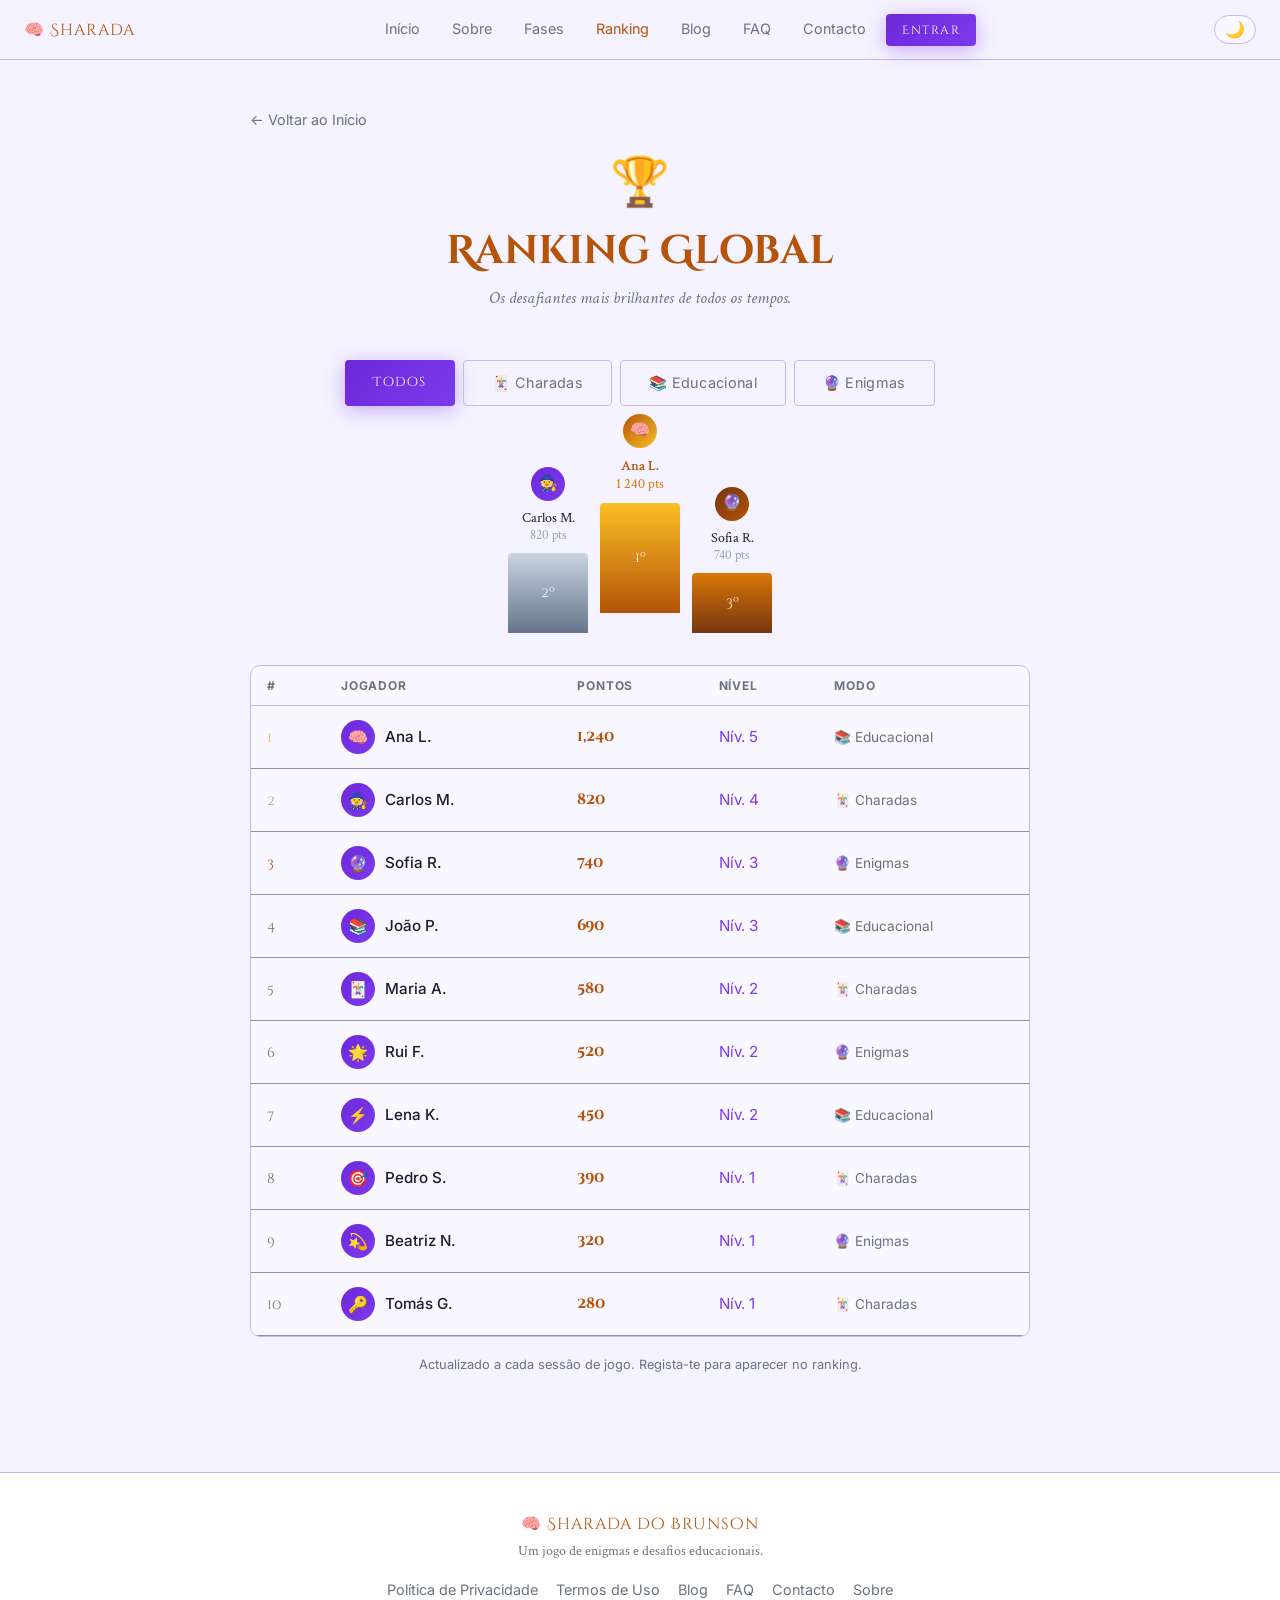
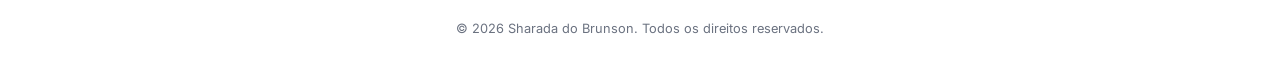
<file: Html/pages/ranking.html>
<!DOCTYPE html>
<html lang="pt" data-theme="dark">
<head>
  <meta charset="UTF-8">
  <meta name="viewport" content="width=device-width, initial-scale=1.0">
  <title>Ranking — Sharada do Brunson</title>
  <meta name="description" content="Vê os melhores jogadores da Sharada do Brunson. Compete pelo topo da tabela de líderes.">
  <link rel="canonical" href="https://sharada-do-brunson.vercel.app/pages/ranking.html">
  <link rel="icon" href="data:image/svg+xml,<svg xmlns='http://www.w3.org/2000/svg' viewBox='0 0 100 100'><text y='.9em' font-size='90'>🧠</text></svg>">
  <link rel="stylesheet" href="../../css/global.css">
  <link rel="stylesheet" href="../../css/pages.css">
  <link rel="stylesheet" href="../../css/custom.css">
</head>
<body>

  <nav class="navbar">
    <a href="../index.html" class="nav-brand">🧠 Sharada</a>
    <ul class="nav-links" id="nav-links">
      <li><a href="../index.html">Início</a></li>
      <li><a href="sobre.html">Sobre</a></li>
      <li><a href="fases.html">Fases</a></li>
      <li><a href="ranking.html" class="active">Ranking</a></li>
      <li><a href="blog.html">Blog</a></li>
      <li><a href="faq.html">FAQ</a></li>
      <li><a href="contacto.html">Contacto</a></li>
      <li><a href="../login.html" class="btn btn-primary nav-btn-small">Entrar</a></li>
    </ul>
    <div class="nav-actions">
      <button class="dark-toggle" id="dark-toggle" aria-label="Alternar tema">🌙</button>
      <button class="nav-toggle" aria-label="Abrir menu" aria-expanded="false" aria-controls="nav-links">
        <span></span><span></span><span></span>
      </button>
    </div>
  </nav>

  <div class="page-wrapper wrapper-align-start">
    <div class="inner-page">

      <a href="../index.html" class="back-link">← Voltar ao Início</a>

      <div class="page-hero">
        <div class="page-hero-icon">🏆</div>
        <h1 class="page-title">Ranking Global</h1>
        <p class="page-subtitle">Os desafiantes mais brilhantes de todos os tempos.</p>
      </div>

      <!-- Filtros de modo -->
      <div class="ranking-filters" role="group" aria-label="Filtrar ranking por modo">
        <button class="btn btn-primary rank-filter active" data-modo="all">Todos</button>
        <button class="btn btn-ghost rank-filter" data-modo="charadas">🃏 Charadas</button>
        <button class="btn btn-ghost rank-filter" data-modo="educacional">📚 Educacional</button>
        <button class="btn btn-ghost rank-filter" data-modo="enigmas">🔮 Enigmas</button>
      </div>

      <!-- Pódio Top 3 -->
      <div class="podio-container">
        <!-- 2º lugar -->
        <div class="podio-card" style="--h:80px;">
          <div class="rank-avatar podio-avatar-silver">🧙</div>
          <div class="podio-name-23">Carlos M.</div>
          <div class="podio-pts-23">820 pts</div>
          <div class="podio-base silver">2º</div>
        </div>
        <!-- 1º lugar -->
        <div class="podio-card" style="--h:110px;transform:translateY(-20px);">
          <div class="rank-avatar podio-avatar-main">🧠</div>
          <div class="podio-name-1">Ana L.</div>
          <div class="podio-pts-1">1 240 pts</div>
          <div class="podio-base gold">1º</div>
        </div>
        <!-- 3º lugar -->
        <div class="podio-card" style="--h:60px;">
          <div class="rank-avatar podio-avatar-bronze">🔮</div>
          <div class="podio-name-23">Sofia R.</div>
          <div class="podio-pts-23">740 pts</div>
          <div class="podio-base bronze">3º</div>
        </div>
      </div>

      <!-- Tabela completa -->
      <div class="content-section ranking-table-container">
        <table class="ranking-table" aria-label="Tabela de classificação">
          <thead>
            <tr>
              <th>#</th>
              <th>Jogador</th>
              <th>Pontos</th>
              <th>Nível</th>
              <th>Modo</th>
            </tr>
          </thead>
          <tbody id="ranking-body">
            <!-- Gerado por JS -->
          </tbody>
        </table>
      </div>

      <p class="text-muted-small">
        Actualizado a cada sessão de jogo. Regista-te para aparecer no ranking.
      </p>

    </div>
  </div>

  <footer class="site-footer">
    <div class="footer-inner">
      <div class="footer-brand">
        <span class="nav-brand">🧠 Sharada do Brunson</span>
        <p>Um jogo de enigmas e desafios educacionais.</p>
      </div>
      <ul class="footer-links">
        <li><a href="politica.html">Política de Privacidade</a></li>
        <li><a href="termos.html">Termos de Uso</a></li>
        <li><a href="blog.html">Blog</a></li>
        <li><a href="faq.html">FAQ</a></li>
        <li><a href="contacto.html">Contacto</a></li>
        <li><a href="sobre.html">Sobre</a></li>
      </ul>
      <p class="footer-copy">&copy; 2026 Sharada do Brunson. Todos os direitos reservados.</p>
    </div>
  </footer>

  <button id="btn-top" aria-label="Voltar ao topo">↑</button>
  <script src="../../js/app.js"></script>
  <script>
    const RANKING_DATA = [
      { pos:1,  nome:'Ana L.',      pts:1240, nivel:5, modo:'educacional', avatar:'🧠' },
      { pos:2,  nome:'Carlos M.',   pts:820,  nivel:4, modo:'charadas',    avatar:'🧙' },
      { pos:3,  nome:'Sofia R.',    pts:740,  nivel:3, modo:'enigmas',     avatar:'🔮' },
      { pos:4,  nome:'João P.',     pts:690,  nivel:3, modo:'educacional', avatar:'📚' },
      { pos:5,  nome:'Maria A.',    pts:580,  nivel:2, modo:'charadas',    avatar:'🃏' },
      { pos:6,  nome:'Rui F.',      pts:520,  nivel:2, modo:'enigmas',     avatar:'🌟' },
      { pos:7,  nome:'Lena K.',     pts:450,  nivel:2, modo:'educacional', avatar:'⚡' },
      { pos:8,  nome:'Pedro S.',    pts:390,  nivel:1, modo:'charadas',    avatar:'🎯' },
      { pos:9,  nome:'Beatriz N.',  pts:320,  nivel:1, modo:'enigmas',     avatar:'💫' },
      { pos:10, nome:'Tomás G.',    pts:280,  nivel:1, modo:'charadas',    avatar:'🔑' },
    ];

    function renderRanking(filtro) {
      const tbody = document.getElementById('ranking-body');
      const dados = filtro === 'all' ? RANKING_DATA : RANKING_DATA.filter(r => r.modo === filtro);

      const modoLabels = { charadas:'🃏 Charadas', educacional:'📚 Educacional', enigmas:'🔮 Enigmas' };
      const posClasses = { 1:'gold', 2:'silver', 3:'bronze' };

      tbody.innerHTML = dados.map((r, i) => `
        <tr>
          <td><span class="rank-pos ${posClasses[r.pos] || ''}">${r.pos}</span></td>
          <td>
            <div class="align-center-gap">
              <div class="rank-avatar">${r.avatar}</div>
              <span class="rank-name">${r.nome}</span>
            </div>
          </td>
          <td><span class="rank-pts">${r.pts.toLocaleString()}</span></td>
          <td><span class="rank-nivel">Nív. ${r.nivel}</span></td>
          <td><span class="muted-small">${modoLabels[r.modo]}</span></td>
        </tr>
      `).join('');
    }

    document.addEventListener('DOMContentLoaded', () => {
      renderRanking('all');

      document.querySelectorAll('.rank-filter').forEach(btn => {
        btn.addEventListener('click', () => {
          document.querySelectorAll('.rank-filter').forEach(b => {
            b.classList.remove('btn-primary');
            b.classList.add('btn-ghost');
            b.classList.remove('active');
          });
          btn.classList.add('btn-primary');
          btn.classList.remove('btn-ghost');
          btn.classList.add('active');
          renderRanking(btn.dataset.modo);
        });
      });
    });
  </script>

</body>
</html>
</file>
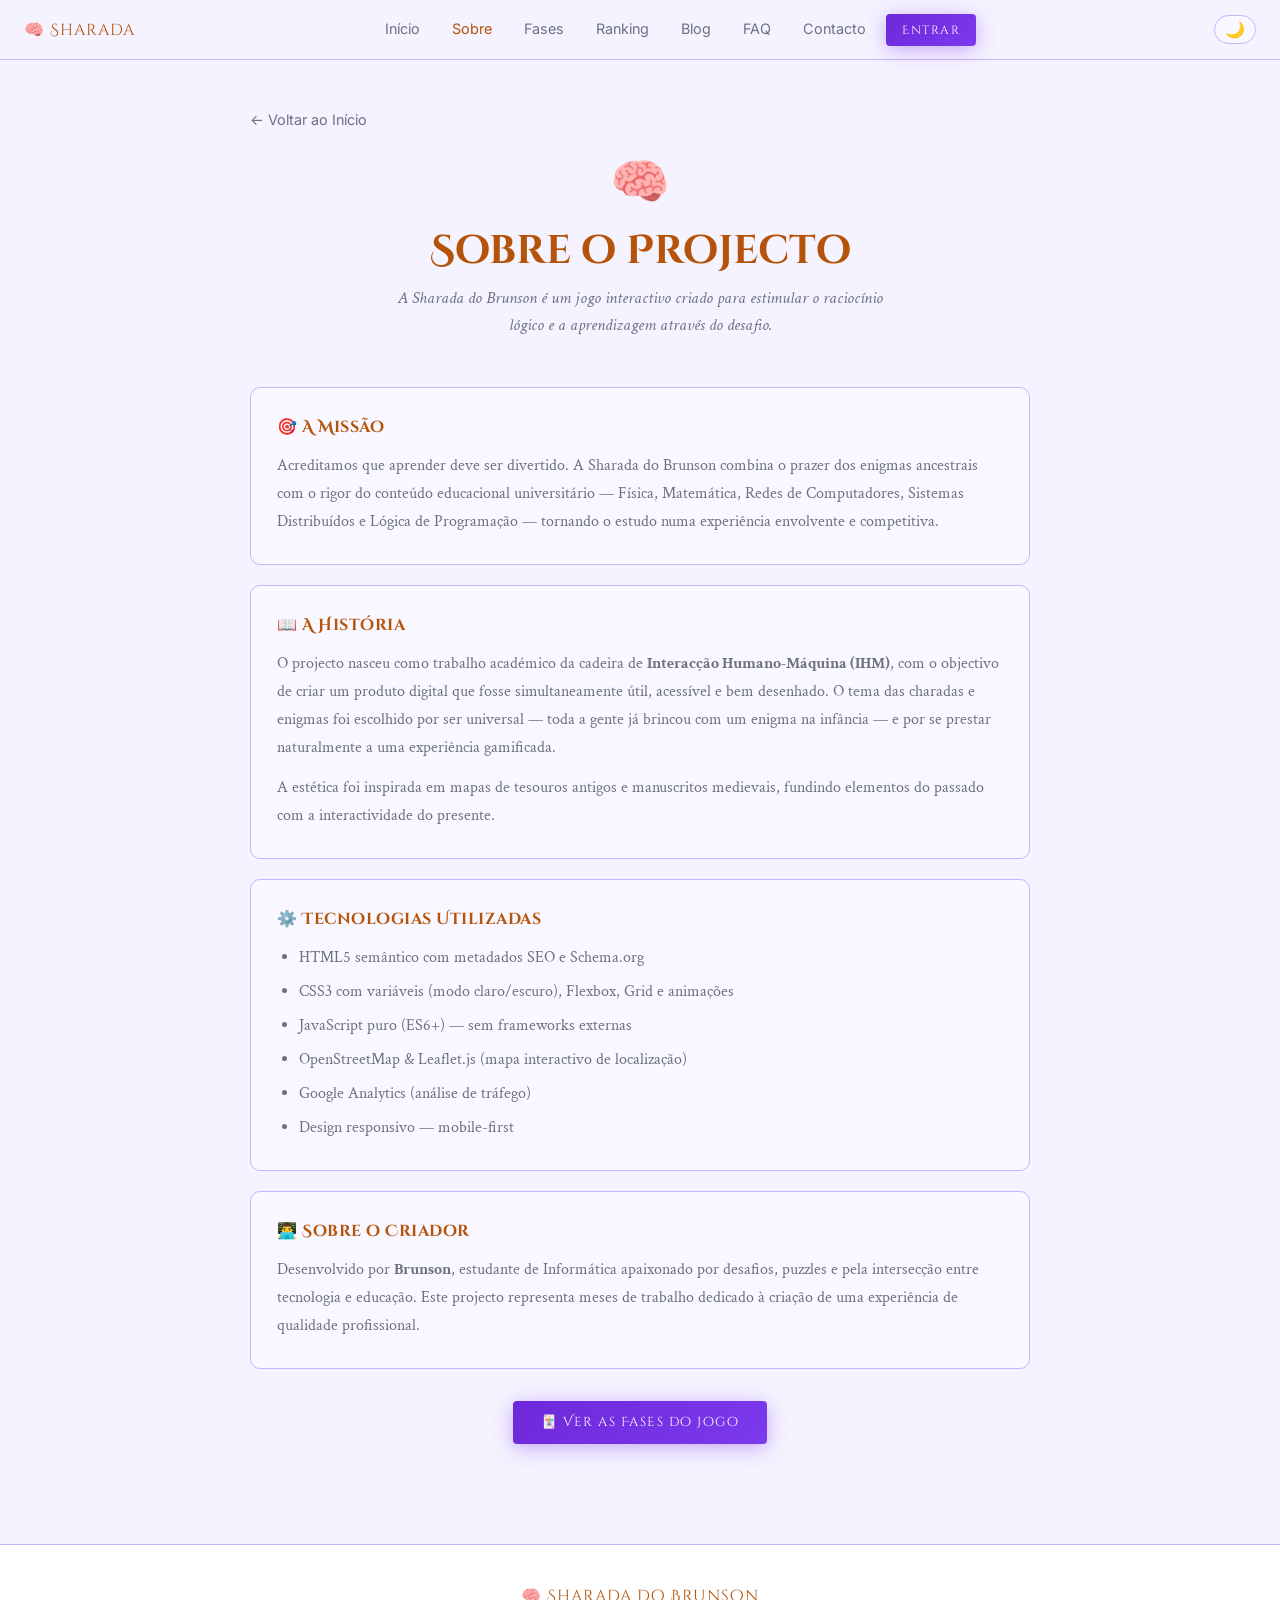
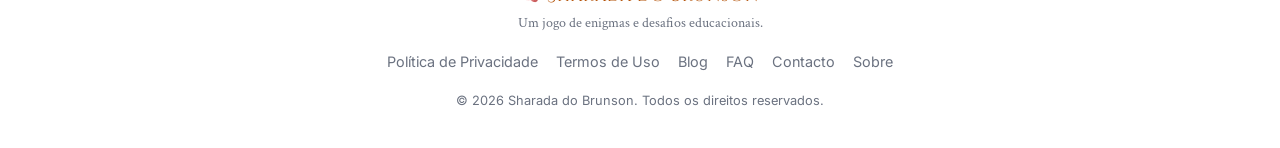
<file: Html/pages/sobre.html>
<!DOCTYPE html>
<html lang="pt" data-theme="dark">
<head>
  <meta charset="UTF-8">
  <meta name="viewport" content="width=device-width, initial-scale=1.0">
  <title>Sobre — Sharada do Brunson</title>
  <meta name="description" content="Conheça a história e a missão por trás da Sharada do Brunson, o jogo interactivo de enigmas e desafios educacionais.">
  <link rel="icon" href="data:image/svg+xml,<svg xmlns='http://www.w3.org/2000/svg' viewBox='0 0 100 100'><text y='.9em' font-size='90'>🧠</text></svg>">
  <link rel="canonical" href="https://sharada-do-brunson.vercel.app/pages/sobre.html">
  <link rel="stylesheet" href="../../css/global.css">
  <link rel="stylesheet" href="../../css/pages.css">
  <link rel="stylesheet" href="../../css/custom.css">
</head>
<body>

  <nav class="navbar">
    <a href="../index.html" class="nav-brand">🧠 Sharada</a>
    <ul class="nav-links" id="nav-links">
      <li><a href="../index.html">Início</a></li>
      <li><a href="sobre.html" class="active">Sobre</a></li>
      <li><a href="fases.html">Fases</a></li>
      <li><a href="ranking.html">Ranking</a></li>
      <li><a href="blog.html">Blog</a></li>
      <li><a href="faq.html">FAQ</a></li>
      <li><a href="contacto.html">Contacto</a></li>
      <li><a href="../login.html" class="btn btn-primary nav-btn-small">Entrar</a></li>
    </ul>
    <div class="nav-actions">
      <button class="dark-toggle" id="dark-toggle" aria-label="Alternar tema">🌙</button>
      <button class="nav-toggle" aria-label="Abrir menu" aria-expanded="false" aria-controls="nav-links">
        <span></span><span></span><span></span>
      </button>
    </div>
  </nav>

  <div class="page-wrapper wrapper-align-start">
    <div class="inner-page">

      <a href="../index.html" class="back-link">← Voltar ao Início</a>

      <div class="page-hero">
        <div class="page-hero-icon">🧠</div>
        <h1 class="page-title">Sobre o Projecto</h1>
        <p class="page-subtitle">
          A Sharada do Brunson é um jogo interactivo criado para estimular o raciocínio lógico
          e a aprendizagem através do desafio.
        </p>
      </div>

      <div class="content-section">
        <h2>🎯 A Missão</h2>
        <p>
          Acreditamos que aprender deve ser divertido. A Sharada do Brunson combina o prazer
          dos enigmas ancestrais com o rigor do conteúdo educacional universitário — Física,
          Matemática, Redes de Computadores, Sistemas Distribuídos e Lógica de Programação —
          tornando o estudo numa experiência envolvente e competitiva.
        </p>
      </div>

      <div class="content-section">
        <h2>📖 A História</h2>
        <p>
          O projecto nasceu como trabalho académico da cadeira de <strong>Interacção Humano-Máquina (IHM)</strong>,
          com o objectivo de criar um produto digital que fosse simultaneamente útil, acessível e bem desenhado.
          O tema das charadas e enigmas foi escolhido por ser universal — toda a gente já brincou com um enigma
          na infância — e por se prestar naturalmente a uma experiência gamificada.
        </p>
        <p class="mt-12">
          A estética foi inspirada em mapas de tesouros antigos e manuscritos medievais, fundindo elementos
          do passado com a interactividade do presente.
        </p>
      </div>

      <div class="content-section">
        <h2>⚙️ Tecnologias Utilizadas</h2>
        <ul>
          <li>HTML5 semântico com metadados SEO e Schema.org</li>
          <li>CSS3 com variáveis (modo claro/escuro), Flexbox, Grid e animações</li>
          <li>JavaScript puro (ES6+) — sem frameworks externas</li>
          <li>OpenStreetMap & Leaflet.js (mapa interactivo de localização)</li>
          <li>Google Analytics (análise de tráfego)</li>
          <li>Design responsivo — mobile-first</li>
        </ul>
      </div>

      <div class="content-section">
        <h2>👨‍💻 Sobre o Criador</h2>
        <p>
          Desenvolvido por <strong>Brunson</strong>, estudante de Informática apaixonado por desafios,
          puzzles e pela intersecção entre tecnologia e educação. Este projecto representa meses de trabalho
          dedicado à criação de uma experiência de qualidade profissional.
        </p>
      </div>

      <div class="text-center mt-32">
        <a href="fases.html" class="btn btn-primary">🃏 Ver as Fases do Jogo</a>
      </div>

    </div>
  </div>

  <!-- Footer -->
  <footer class="site-footer">
    <div class="footer-inner">
      <div class="footer-brand">
        <span class="nav-brand">🧠 Sharada do Brunson</span>
        <p>Um jogo de enigmas e desafios educacionais.</p>
      </div>
      <ul class="footer-links">
        <li><a href="politica.html">Política de Privacidade</a></li>
        <li><a href="termos.html">Termos de Uso</a></li>
        <li><a href="blog.html">Blog</a></li>
        <li><a href="faq.html">FAQ</a></li>
        <li><a href="contacto.html">Contacto</a></li>
        <li><a href="sobre.html">Sobre</a></li>
      </ul>
      <p class="footer-copy">&copy; 2026 Sharada do Brunson. Todos os direitos reservados.</p>
    </div>
  </footer>

  <button id="btn-top" aria-label="Voltar ao topo">↑</button>
  <script src="../../js/app.js"></script>
</body>
</html>
</file>
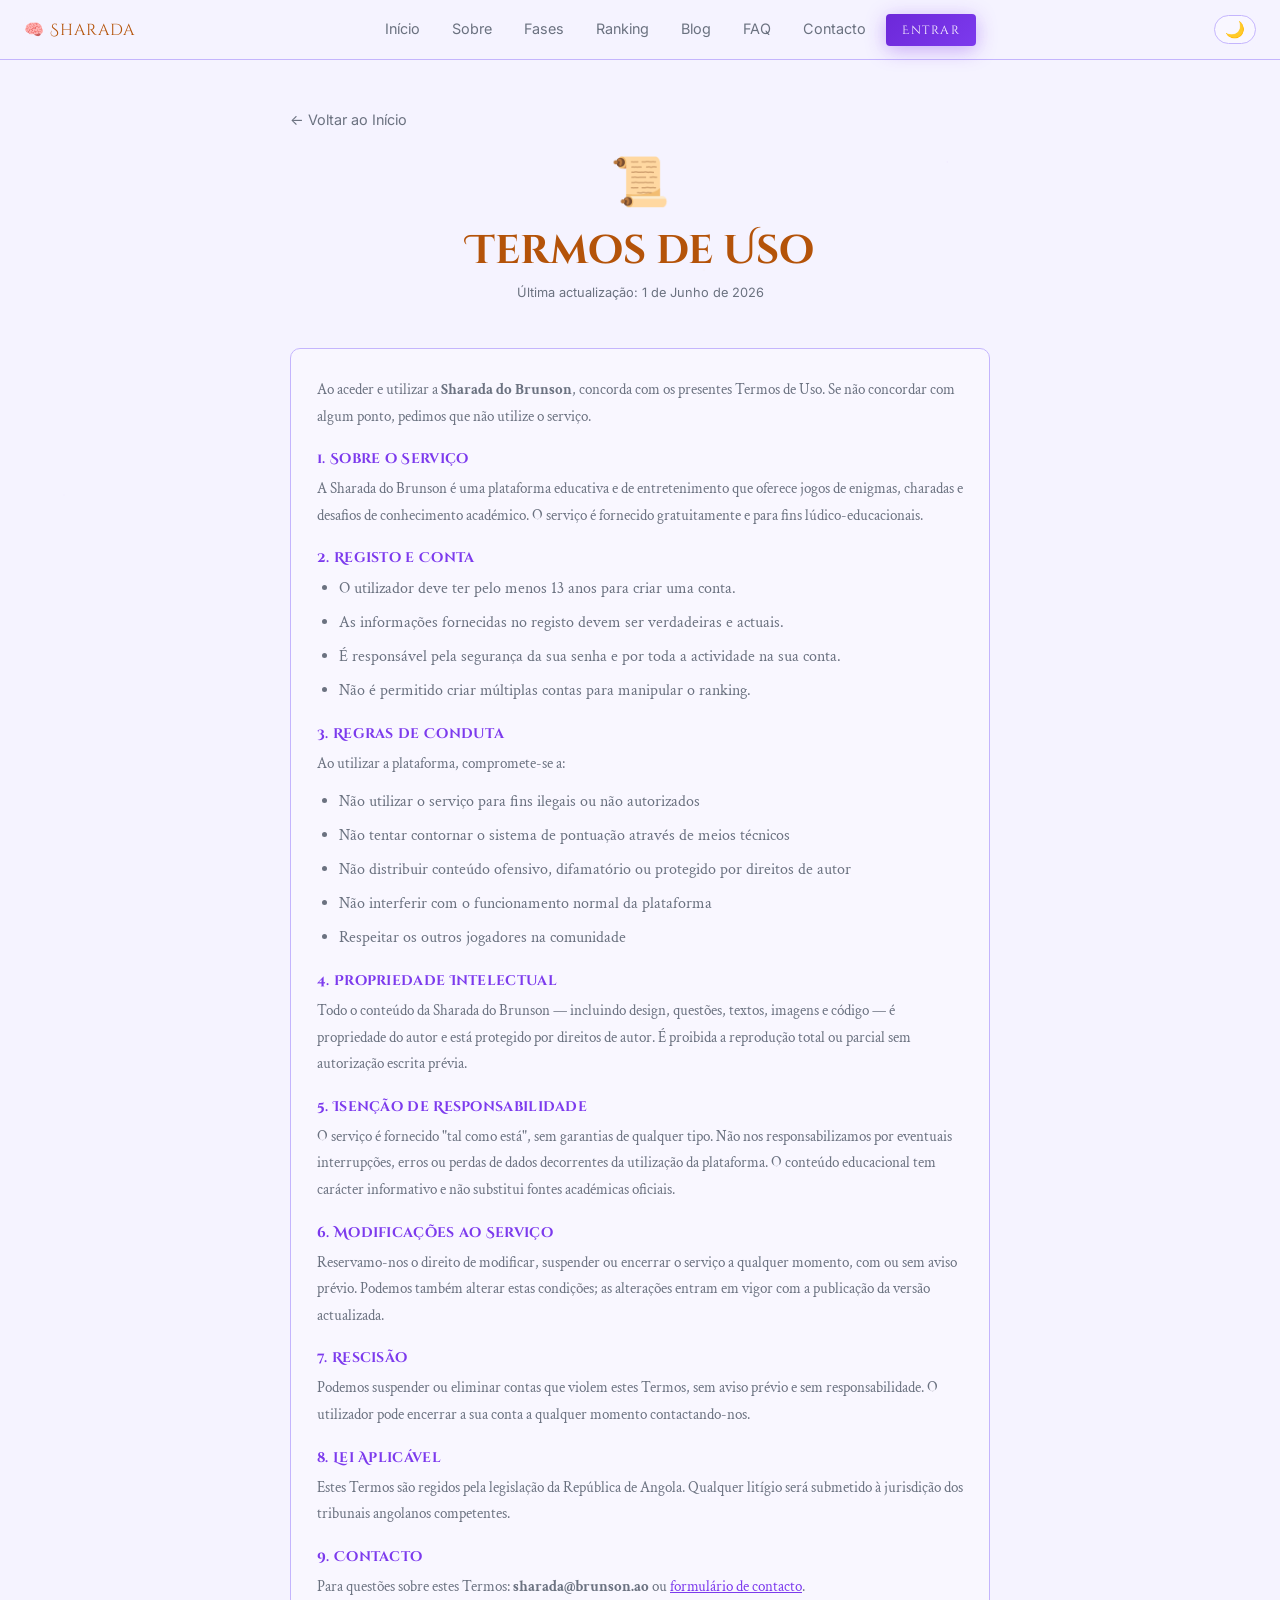
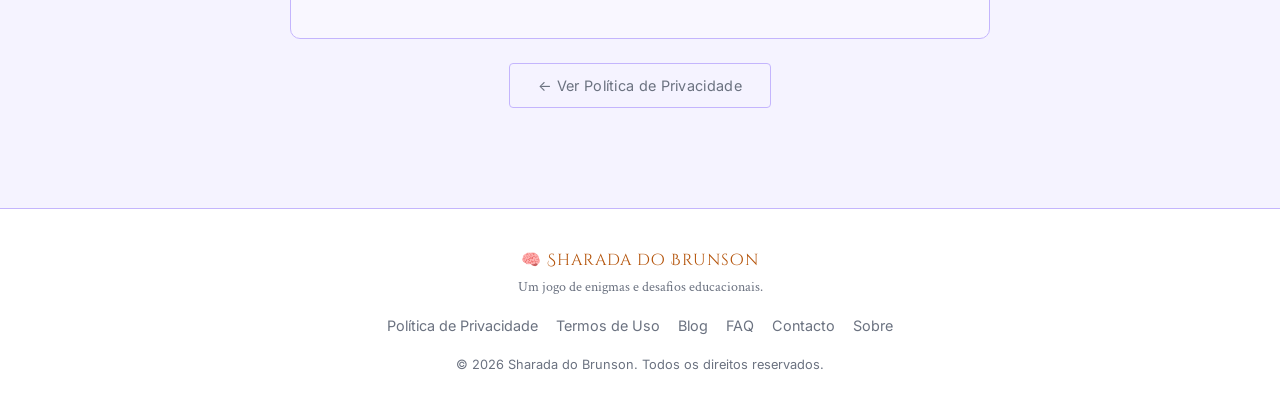
<file: Html/pages/termos.html>
<!DOCTYPE html>
<html lang="pt" data-theme="dark">
<head>
  <meta charset="UTF-8">
  <meta name="viewport" content="width=device-width, initial-scale=1.0">
  <title>Termos de Uso — Sharada do Brunson</title>
  <meta name="description" content="Termos e condições de utilização da plataforma Sharada do Brunson.">
  <link rel="canonical" href="https://sharada-do-brunson.vercel.app/pages/termos.html">
  <link rel="icon" href="data:image/svg+xml,<svg xmlns='http://www.w3.org/2000/svg' viewBox='0 0 100 100'><text y='.9em' font-size='90'>🧠</text></svg>">
  <link rel="stylesheet" href="../../css/global.css">
  <link rel="stylesheet" href="../../css/pages.css">
  <link rel="stylesheet" href="../../css/custom.css">
</head>
<body>

  <nav class="navbar">
    <a href="../index.html" class="nav-brand">🧠 Sharada</a>
    <ul class="nav-links" id="nav-links">
      <li><a href="../index.html">Início</a></li>
      <li><a href="sobre.html">Sobre</a></li>
      <li><a href="fases.html">Fases</a></li>
      <li><a href="ranking.html">Ranking</a></li>
      <li><a href="blog.html">Blog</a></li>
      <li><a href="faq.html">FAQ</a></li>
      <li><a href="contacto.html">Contacto</a></li>
      <li><a href="../login.html" class="btn btn-primary nav-btn-small">Entrar</a></li>
    </ul>
    <div class="nav-actions">
      <button class="dark-toggle" id="dark-toggle" aria-label="Alternar tema">🌙</button>
      <button class="nav-toggle" aria-label="Abrir menu" aria-expanded="false" aria-controls="nav-links">
        <span></span><span></span><span></span>
      </button>
    </div>
  </nav>

  <div class="page-wrapper wrapper-align-start">
    <div class="inner-page inner-page-legal">

      <a href="../index.html" class="back-link">← Voltar ao Início</a>

      <div class="page-hero">
        <div class="page-hero-icon">📜</div>
        <h1 class="page-title">Termos de Uso</h1>
        <p class="legal-date">Última actualização: 1 de Junho de 2026</p>
      </div>

      <div class="content-section legal-content">

        <p>
          Ao aceder e utilizar a <strong>Sharada do Brunson</strong>, concorda com os presentes
          Termos de Uso. Se não concordar com algum ponto, pedimos que não utilize o serviço.
        </p>

        <h3>1. Sobre o Serviço</h3>
        <p>
          A Sharada do Brunson é uma plataforma educativa e de entretenimento que oferece jogos
          de enigmas, charadas e desafios de conhecimento académico. O serviço é fornecido
          gratuitamente e para fins lúdico-educacionais.
        </p>

        <h3>2. Registo e Conta</h3>
        <ul>
          <li>O utilizador deve ter pelo menos 13 anos para criar uma conta.</li>
          <li>As informações fornecidas no registo devem ser verdadeiras e actuais.</li>
          <li>É responsável pela segurança da sua senha e por toda a actividade na sua conta.</li>
          <li>Não é permitido criar múltiplas contas para manipular o ranking.</li>
        </ul>

        <h3>3. Regras de Conduta</h3>
        <p>Ao utilizar a plataforma, compromete-se a:</p>
        <ul>
          <li>Não utilizar o serviço para fins ilegais ou não autorizados</li>
          <li>Não tentar contornar o sistema de pontuação através de meios técnicos</li>
          <li>Não distribuir conteúdo ofensivo, difamatório ou protegido por direitos de autor</li>
          <li>Não interferir com o funcionamento normal da plataforma</li>
          <li>Respeitar os outros jogadores na comunidade</li>
        </ul>

        <h3>4. Propriedade Intelectual</h3>
        <p>
          Todo o conteúdo da Sharada do Brunson — incluindo design, questões, textos, imagens
          e código — é propriedade do autor e está protegido por direitos de autor.
          É proibida a reprodução total ou parcial sem autorização escrita prévia.
        </p>

        <h3>5. Isenção de Responsabilidade</h3>
        <p>
          O serviço é fornecido "tal como está", sem garantias de qualquer tipo.
          Não nos responsabilizamos por eventuais interrupções, erros ou perdas de dados
          decorrentes da utilização da plataforma. O conteúdo educacional tem carácter
          informativo e não substitui fontes académicas oficiais.
        </p>

        <h3>6. Modificações ao Serviço</h3>
        <p>
          Reservamo-nos o direito de modificar, suspender ou encerrar o serviço a qualquer
          momento, com ou sem aviso prévio. Podemos também alterar estas condições; as alterações
          entram em vigor com a publicação da versão actualizada.
        </p>

        <h3>7. Rescisão</h3>
        <p>
          Podemos suspender ou eliminar contas que violem estes Termos, sem aviso prévio
          e sem responsabilidade. O utilizador pode encerrar a sua conta a qualquer momento
          contactando-nos.
        </p>

        <h3>8. Lei Aplicável</h3>
        <p>
          Estes Termos são regidos pela legislação da República de Angola.
          Qualquer litígio será submetido à jurisdição dos tribunais angolanos competentes.
        </p>

        <h3>9. Contacto</h3>
        <p>
          Para questões sobre estes Termos: <strong>sharada@brunson.ao</strong>
          ou <a href="contacto.html" class="purple2-link">formulário de contacto</a>.
        </p>

      </div>

      <div class="text-center mt-24">
        <a href="politica.html" class="btn btn-ghost">← Ver Política de Privacidade</a>
      </div>

    </div>
  </div>

  <footer class="site-footer">
    <div class="footer-inner">
      <div class="footer-brand">
        <span class="nav-brand">🧠 Sharada do Brunson</span>
        <p>Um jogo de enigmas e desafios educacionais.</p>
      </div>
      <ul class="footer-links">
        <li><a href="politica.html">Política de Privacidade</a></li>
        <li><a href="termos.html">Termos de Uso</a></li>
        <li><a href="blog.html">Blog</a></li>
        <li><a href="faq.html">FAQ</a></li>
        <li><a href="contacto.html">Contacto</a></li>
        <li><a href="sobre.html">Sobre</a></li>
      </ul>
      <p class="footer-copy">&copy; 2026 Sharada do Brunson. Todos os direitos reservados.</p>
    </div>
  </footer>

  <button id="btn-top" aria-label="Voltar ao topo">↑</button>
  <script src="../../js/app.js"></script>
</body>
</html>
</file>
<file: css/global.css>
/* ══════════════════════════════════════════
   global.css — Sharada do Brunson
   Variáveis, reset, componentes globais
══════════════════════════════════════════ */

@import url('https://fonts.googleapis.com/css2?family=Cinzel+Decorative:wght@700;900&family=Crimson+Text:ital,wght@0,400;0,600;1,400&family=Inter:wght@400;500;600&display=swap');

/* ── Variáveis: Modo Escuro (padrão) ── */
:root {
  --bg:        #0a0812;
  --bg2:       #0e0c1a;
  --surface:   #12101e;
  --card:      #1a1730;
  --border:    #2e2a50;
  --gold:      #d4a017;
  --gold2:     #f0c040;
  --purple:    #7c3aed;
  --purple2:   #a855f7;
  --text:      #e8e4f0;
  --muted:     #8b85a8;
  --danger:    #ef4444;
  --success:   #22c55e;
  --info:      #3b82f6;
  --shadow:    rgba(0,0,0,0.5);
  --transition: 0.25s ease;
}

/* ── Modo Claro ── */
[data-theme="light"] {
  --bg:        #f5f3ff;
  --bg2:       #ede9fe;
  --surface:   #ffffff;
  --card:      #f9f7ff;
  --border:    #c4b5fd;
  --gold:      #b45309;
  --gold2:     #d97706;
  --purple:    #6d28d9;
  --purple2:   #7c3aed;
  --text:      #1e1b2e;
  --muted:     #6b7280;
  --danger:    #dc2626;
  --success:   #16a34a;
  --info:      #2563eb;
  --shadow:    rgba(0,0,0,0.15);
}

/* ── Reset ── */
*, *::before, *::after { margin:0; padding:0; box-sizing:border-box; }
html {
  scroll-behavior: smooth;
  overflow-x: hidden;
  max-width: 100%;
}

body {
  font-family: 'Crimson Text', Georgia, serif;
  background: var(--bg);
  color: var(--text);
  min-height: 100vh;
  overflow-x: hidden;
  max-width: 100%;
  transition: background var(--transition), color var(--transition);
}

/* ── Estrelas de fundo ── */
body::before {
  content: '';
  position: fixed;
  inset: 0;
  background-image:
    radial-gradient(1px 1px at  8% 15%, rgba(255,255,255,0.5) 0%, transparent 100%),
    radial-gradient(1px 1px at 22% 68%, rgba(255,255,255,0.3) 0%, transparent 100%),
    radial-gradient(1px 1px at 45%  8%, rgba(255,255,255,0.6) 0%, transparent 100%),
    radial-gradient(1px 1px at 67% 83%, rgba(255,255,255,0.3) 0%, transparent 100%),
    radial-gradient(1px 1px at 82% 38%, rgba(255,255,255,0.5) 0%, transparent 100%),
    radial-gradient(1px 1px at 18% 92%, rgba(255,255,255,0.2) 0%, transparent 100%),
    radial-gradient(1px 1px at 58% 52%, rgba(255,255,255,0.4) 0%, transparent 100%),
    radial-gradient(1px 1px at 91% 72%, rgba(255,255,255,0.3) 0%, transparent 100%),
    radial-gradient(1px 1px at 35% 44%, rgba(212,160,23,0.4)  0%, transparent 100%),
    radial-gradient(1px 1px at 74% 18%, rgba(168,85,247,0.5)  0%, transparent 100%),
    radial-gradient(2px 2px at 55% 30%, rgba(212,160,23,0.2)  0%, transparent 100%),
    radial-gradient(1px 1px at  5% 55%, rgba(168,85,247,0.3)  0%, transparent 100%);
  pointer-events: none;
  z-index: 0;
  transition: opacity var(--transition);
}
[data-theme="light"] body::before { opacity: 0.15; }

/* ── Layout ── */
.page-wrapper {
  position: relative;
  z-index: 1;
  min-height: 100vh;
  display: flex;
  flex-direction: column;
  align-items: center;
  justify-content: center;
  padding: 20px;
  overflow-x: hidden;
  width: 100%;
}

/* ── Navbar ── */
.navbar {
  position: fixed;
  top: 0; left: 0; right: 0;
  z-index: 1000;
  background: rgba(10,8,18,0.85);
  backdrop-filter: blur(12px);
  border-bottom: 1px solid var(--border);
  padding: 0 24px;
  height: 60px;
  display: flex;
  align-items: center;
  justify-content: space-between;
  transition: background var(--transition);
}
[data-theme="light"] .navbar { background: rgba(245,243,255,0.9); }

.nav-brand {
  font-family: 'Cinzel Decorative', serif;
  font-size: 1rem;
  color: var(--gold);
  text-decoration: none;
  letter-spacing: 1px;
}

.nav-links {
  display: flex;
  align-items: center;
  gap: 8px;
  list-style: none;
}

.nav-links a {
  color: var(--muted);
  text-decoration: none;
  font-size: 0.9rem;
  padding: 6px 12px;
  border-radius: 4px;
  transition: color var(--transition), background var(--transition);
  font-family: 'Inter', sans-serif;
}
.nav-links a:hover { color: var(--text); background: var(--card); }
.nav-links a.active { color: var(--gold); }

/* Hamburger */
.nav-toggle {
  display: none;
  flex-direction: column;
  gap: 5px;
  cursor: pointer;
  background: none;
  border: none;
  padding: 4px;
}
.nav-toggle span {
  display: block;
  width: 22px; height: 2px;
  background: var(--text);
  border-radius: 2px;
  transition: transform 0.3s, opacity 0.3s;
}
.nav-toggle.open span:nth-child(1) { transform: rotate(45deg) translate(5px, 5px); }
.nav-toggle.open span:nth-child(2) { opacity: 0; }
.nav-toggle.open span:nth-child(3) { transform: rotate(-45deg) translate(5px, -5px); }

/* Dark mode toggle */
.dark-toggle {
  background: var(--card);
  border: 1px solid var(--border);
  border-radius: 20px;
  padding: 4px 10px;
  cursor: pointer;
  font-size: 1rem;
  color: var(--text);
  display: flex;
  align-items: center;
  gap: 4px;
  transition: background var(--transition), border var(--transition);
}
.dark-toggle:hover { background: var(--border); }

/* ── Botões ── */
.btn {
  padding: 13px 28px;
  border: none;
  border-radius: 4px;
  font-family: 'Cinzel Decorative', serif;
  font-size: 0.8rem;
  cursor: pointer;
  letter-spacing: 1.5px;
  transition: all var(--transition);
  text-decoration: none;
  display: inline-flex;
  align-items: center;
  justify-content: center;
  gap: 8px;
}

.btn-primary {
  background: linear-gradient(135deg, var(--purple), var(--purple2));
  color: #fff;
  box-shadow: 0 4px 20px rgba(124,58,237,0.4);
}
.btn-primary:hover { box-shadow: 0 4px 30px rgba(124,58,237,0.65); transform: translateY(-1px); }

.btn-secondary {
  background: transparent;
  color: var(--gold);
  border: 1.5px solid var(--gold);
}
.btn-secondary:hover { background: rgba(212,160,23,0.08); }

.btn-ghost {
  background: transparent;
  color: var(--muted);
  border: 1px solid var(--border);
  font-family: 'Inter', sans-serif;
  font-size: 0.9rem;
  letter-spacing: 0.3px;
}
.btn-ghost:hover { color: var(--text); border-color: var(--muted); }

.btn-danger {
  background: var(--danger);
  color: #fff;
}

/* ── Divisor ── */
.divider {
  width: 180px; height: 1px;
  background: linear-gradient(to right, transparent, var(--gold), transparent);
  margin: 20px auto;
}

/* ── Back link ── */
.back-link {
  display: inline-flex;
  align-items: center;
  gap: 6px;
  color: var(--muted);
  font-size: 0.9rem;
  text-decoration: none;
  margin-bottom: 24px;
  transition: color var(--transition);
  font-family: 'Inter', sans-serif;
}
.back-link:hover { color: var(--text); }

/* ── Cards ── */
.card {
  background: var(--card);
  border: 1px solid var(--border);
  border-radius: 8px;
  padding: 24px;
  transition: background var(--transition), border var(--transition);
}

/* ── Badges ── */
.badge {
  display: inline-flex;
  align-items: center;
  gap: 5px;
  padding: 3px 10px;
  border-radius: 20px;
  font-size: 0.75rem;
  font-family: 'Inter', sans-serif;
  font-weight: 500;
}
.badge-gold   { background: rgba(212,160,23,0.15); color: var(--gold);    border: 1px solid rgba(212,160,23,0.3); }
.badge-purple { background: rgba(124,58,237,0.15); color: var(--purple2); border: 1px solid rgba(124,58,237,0.3); }
.badge-green  { background: rgba(34,197,94,0.15);  color: var(--success); border: 1px solid rgba(34,197,94,0.3);  }

/* ── Notificações ── */
.toast-container {
  position: fixed;
  top: 72px; right: 16px;
  z-index: 2000;
  display: flex;
  flex-direction: column;
  gap: 8px;
  max-width: 320px;
}
.toast {
  background: var(--card);
  border: 1px solid var(--border);
  border-radius: 8px;
  padding: 12px 16px;
  font-family: 'Inter', sans-serif;
  font-size: 0.9rem;
  box-shadow: 0 4px 20px var(--shadow);
  animation: toastIn 0.3s ease;
  display: flex;
  align-items: center;
  gap: 10px;
}
.toast.success { border-left: 3px solid var(--success); }
.toast.error   { border-left: 3px solid var(--danger);  }
.toast.info    { border-left: 3px solid var(--info);    }

@keyframes toastIn {
  from { opacity:0; transform: translateX(30px); }
  to   { opacity:1; transform: translateX(0);    }
}

/* ── Back to Top ── */
#btn-top {
  position: fixed;
  bottom: 24px; right: 24px;
  width: 44px; height: 44px;
  background: linear-gradient(135deg, var(--purple), var(--purple2));
  color: #fff;
  border: none;
  border-radius: 50%;
  cursor: pointer;
  font-size: 1.1rem;
  display: flex;
  align-items: center;
  justify-content: center;
  box-shadow: 0 4px 20px rgba(124,58,237,0.4);
  z-index: 999;
  opacity: 0;
  transform: translateY(20px);
  transition: opacity var(--transition), transform var(--transition);
  pointer-events: none;
}
#btn-top.visible { opacity: 1; transform: translateY(0); pointer-events: auto; }
#btn-top:hover { box-shadow: 0 4px 30px rgba(124,58,237,0.6); }

/* ── Scrollbar ── */
::-webkit-scrollbar { width: 6px; }
::-webkit-scrollbar-track { background: var(--bg); }
::-webkit-scrollbar-thumb { background: var(--border); border-radius: 3px; }

/* ── Acessibilidade: foco ── */
:focus-visible { outline: 2px solid var(--purple2); outline-offset: 3px; }

/* ── Responsivo ── */
@media (max-width: 768px) {
  .nav-links {
    position: fixed;
    top: 60px; left: 0; right: 0;
    background: var(--bg2);
    border-bottom: 1px solid var(--border);
    flex-direction: column;
    padding: 16px;
    gap: 4px;
    display: none;
  }
  .nav-links.open { display: flex; }
  .nav-toggle { display: flex; }
  .nav-links a { width: 100%; text-align: center; padding: 12px; }
}

@media (prefers-reduced-motion: reduce) {
  *, *::before, *::after { animation-duration: 0.01ms !important; transition-duration: 0.01ms !important; }
}

/* ── Footer Global ── */
.site-footer {
  background: var(--surface);
  border-top: 1px solid var(--border);
  padding: 40px 20px;
  position: relative;
  z-index: 1;
  overflow-x: hidden;
  width: 100%;
}

.footer-inner {
  max-width: 900px;
  margin: 0 auto;
  display: flex;
  flex-direction: column;
  align-items: center;
  gap: 20px;
  text-align: center;
}

.footer-brand p {
  color: var(--muted);
  font-size: 0.9rem;
  margin-top: 6px;
}

.footer-links {
  list-style: none;
  display: flex;
  flex-wrap: wrap;
  gap: 6px 18px;
  justify-content: center;
}

.footer-links a {
  color: var(--muted);
  text-decoration: none;
  font-size: 0.9rem;
  font-family: 'Inter', sans-serif;
  transition: color var(--transition);
}
.footer-links a:hover { color: var(--gold); }

.footer-copy {
  color: var(--muted);
  font-size: 0.8rem;
  font-family: 'Inter', sans-serif;
}
</file>
<file: css/home.css>
/* ══════════════════════════════════════
   home.css — Página Inicial
   Hero, Features, Carousel, Footer
══════════════════════════════════════ */

/* ── Hero ── */
.home-bg {
  background-image: 
    linear-gradient(rgba(10,8,18,0.7), rgba(10,8,18,0.7)),
    url("../images/enigma.png");
  background-size: cover;
  background-position: center;
  background-attachment: fixed;
  background-repeat: no-repeat;
}

[data-theme="light"] .home-bg {
  background-image: 
    linear-gradient(rgba(245,243,255,0.82), rgba(245,243,255,0.82)),
    url("../images/enigma.png");
}

.home-glow {
  position: absolute;
  top: 40%; left: 50%;
  transform: translate(-50%, -60%);
  width: 700px; height: 700px;
  background: radial-gradient(circle, rgba(212,160,23,0.05) 0%, transparent 70%);
  pointer-events: none;
}

.home-content {
  text-align: center;
  padding: 80px 20px 60px;
  max-width: 480px;
  width: 100%;
}

.home-icon { margin-bottom: 16px; }

.site-title {
  font-family: 'Cinzel Decorative', serif;
  font-size: clamp(2.2rem, 7vw, 4.5rem);
  font-weight: 900;
  color: var(--gold);
  text-shadow: 0 0 40px rgba(212,160,23,0.5);
  letter-spacing: 2px;
  line-height: 1.1;
  margin-bottom: 10px;
  animation: shimmer 3s ease-in-out infinite alternate;
}
@keyframes shimmer {
  from { text-shadow: 0 0 40px rgba(212,160,23,0.4); }
  to   { text-shadow: 0 0 70px rgba(212,160,23,0.9), 0 0 120px rgba(212,160,23,0.3); }
}

.site-subtitle {
  font-style: italic;
  font-size: 1.1rem;
  color: var(--muted);
  margin-bottom: 16px;
  letter-spacing: 1px;
}

.welcome-text {
  font-size: 1.05rem;
  color: var(--muted);
  line-height: 1.75;
  margin-bottom: 36px;
}

.btn-group {
  display: flex;
  flex-direction: column;
  gap: 12px;
  max-width: 300px;
  margin: 0 auto;
}

/* ── Botões de redes sociais ── */
.social-btn {
  background: var(--card);
  border: 1px solid var(--border);
  border-radius: 6px;
  padding: 8px 14px;
  color: var(--muted);
  font-size: 0.85rem;
  cursor: pointer;
  font-family: 'Inter', sans-serif;
  transition: all var(--transition);
  display: inline-flex;
  align-items: center;
  gap: 6px;
}
.social-btn:hover { color: var(--text); border-color: var(--muted); transform: translateY(-1px); }

/* ── Secções gerais ── */
.features-section,
.carousel-section,
.map-section {
  width: 100%;
  padding: 60px 20px;
  position: relative;
  z-index: 1;
  overflow-x: hidden;
}

.features-section { background: var(--surface); }
.carousel-section  { background: var(--bg2); }
.map-section       { background: var(--surface); }

.features-inner {
  max-width: 900px;
  margin: 0 auto;
}

.section-heading {
  font-family: 'Cinzel Decorative', serif;
  font-size: clamp(1.3rem, 4vw, 2rem);
  color: var(--gold);
  text-align: center;
  margin-bottom: 8px;
}

.section-sub {
  text-align: center;
  color: var(--muted);
  font-style: italic;
  margin-bottom: 36px;
  font-size: 1rem;
}

/* ── Grid de funcionalidades ── */
.features-grid {
  display: grid;
  grid-template-columns: repeat(auto-fit, minmax(240px, 1fr));
  gap: 20px;
}

.feature-card {
  background: var(--card);
  border: 1px solid var(--border);
  border-radius: 10px;
  padding: 28px 22px;
  text-decoration: none;
  color: var(--text);
  transition: transform var(--transition), border-color var(--transition), box-shadow var(--transition);
  display: flex;
  flex-direction: column;
  gap: 10px;
}
.feature-card:hover {
  transform: translateY(-4px);
  border-color: var(--purple2);
  box-shadow: 0 8px 30px rgba(168,85,247,0.2);
}

.feature-icon { font-size: 2.2rem; }

.feature-card h3 {
  font-family: 'Cinzel Decorative', serif;
  font-size: 0.9rem;
  color: var(--gold);
}

.feature-card p {
  color: var(--muted);
  font-size: 0.95rem;
  line-height: 1.55;
  flex: 1;
}

/* ── Carrossel ── */
.carousel {
  position: relative;
  overflow: hidden;
  border-radius: 10px;
  border: 1px solid var(--border);
}

.carousel-track {
  display: flex;
  transition: transform 0.45s cubic-bezier(0.4, 0, 0.2, 1);
}

.carousel-slide {
  min-width: 100%;
  padding: 40px 32px;
}

.testimonial-card {
  max-width: 600px;
  margin: 0 auto;
  text-align: center;
}

.testimonial-text {
  font-size: 1.15rem;
  color: var(--text);
  font-style: italic;
  line-height: 1.7;
  margin-bottom: 20px;
}

.testimonial-text::before { content: '"'; color: var(--gold); font-size: 2rem; }
.testimonial-text::after  { content: '"'; color: var(--gold); font-size: 2rem; }

.testimonial-author {
  color: var(--muted);
  font-family: 'Inter', sans-serif;
  font-size: 0.9rem;
}

.carousel-prev,
.carousel-next {
  position: absolute;
  top: 50%; transform: translateY(-50%);
  background: var(--card);
  border: 1px solid var(--border);
  color: var(--text);
  width: 38px; height: 38px;
  border-radius: 50%;
  cursor: pointer;
  font-size: 1rem;
  display: flex;
  align-items: center;
  justify-content: center;
  transition: background var(--transition);
  z-index: 10;
}
.carousel-prev { left: 10px; }
.carousel-next { right: 10px; }
.carousel-prev:hover,
.carousel-next:hover { background: var(--border); }

.carousel-dots {
  display: flex;
  justify-content: center;
  gap: 8px;
  padding: 14px 0 16px;
}

.carousel-dot {
  width: 8px; height: 8px;
  border-radius: 50%;
  background: var(--border);
  border: none;
  cursor: pointer;
  transition: background var(--transition), transform var(--transition);
}
.carousel-dot.active {
  background: var(--gold);
  transform: scale(1.3);
}



/* ── Responsivo ── */
@media (max-width: 600px) {
  .home-content { padding: 70px 16px 40px; }
  .carousel-slide { padding: 30px 16px; }
  .carousel-prev, .carousel-next { display: none; }
}
</file>
<file: css/custom.css>
/* ══════════════════════════════════════════
   custom.css — Ficheiro de Estilos Customizados
   Contém classes utilitárias para substituir CSS inline
   e melhorar a responsividade global do projeto.
   ══════════════════════════════════════════ */

/* ── Classes Utilitárias de Layout ── */
.page-wrapper-home {
  padding-top: 60px;
}

.wrapper-align-start {
  justify-content: flex-start !important;
}

.inner-page-medium {
  max-width: 700px !important;
}

.inner-page-legal {
  max-width: 740px !important;
}

.form-page-medium {
  max-width: 480px !important;
}

.grid-2-cols {
  display: grid;
  grid-template-columns: 1fr 1fr;
  gap: 16px;
}

/* ── Classes Utilitárias de Margens e Alinhamento ── */
.mt-12 { margin-top: 12px !important; }
.mt-24 { margin-top: 24px !important; }
.mt-28 { margin-top: 28px !important; }
.mt-32 { margin-top: 32px !important; }
.mt-40 { margin-top: 40px !important; }
.mb-8  { margin-bottom: 8px !important; }
.m-0   { margin: 0 !important; }

.display-inline-flex {
  display: inline-flex !important;
}

.text-center {
  text-align: center !important;
}

/* ── Navegação e Botões ── */
.nav-actions {
  display: flex;
  gap: 8px;
  align-items: center;
}

.nav-btn-small {
  padding: 8px 16px !important;
  font-size: 0.75rem !important;
}

/* Specificity fix for buttons inside nav-links */
.nav-links a.btn {
  font-family: 'Cinzel Decorative', serif !important;
  letter-spacing: 1.5px !important;
  transition: all var(--transition) !important;
}

.nav-links a.btn-primary {
  color: #ffffff !important;
  background: linear-gradient(135deg, var(--purple), var(--purple2)) !important;
  box-shadow: 0 4px 20px rgba(124,58,237,0.4) !important;
}

.nav-links a.btn-primary:hover {
  color: #ffffff !important;
  background: linear-gradient(135deg, var(--purple), var(--purple2)) !important;
  box-shadow: 0 4px 30px rgba(124,58,237,0.65) !important;
  transform: translateY(-1px) !important;
}

.nav-links a.btn-ghost {
  color: var(--muted) !important;
  background: transparent !important;
  border: 1px solid var(--border) !important;
  font-family: 'Inter', sans-serif !important;
  letter-spacing: 0.3px !important;
}

.nav-links a.btn-ghost:hover {
  color: var(--text) !important;
  border-color: var(--muted) !important;
  background: rgba(255, 255, 255, 0.05) !important;
}

.purple2-link {
  color: var(--purple2) !important;
  text-decoration: underline;
  transition: color var(--transition);
}
.purple2-link:hover {
  color: var(--gold) !important;
}

/* ── Secção Social ── */
.social-row-container {
  margin-top: 32px;
  display: flex;
  gap: 10px;
  justify-content: center;
  flex-wrap: wrap;
}

.social-title {
  color: var(--muted);
  font-size: 0.9rem;
  text-align: center;
  margin-bottom: 14px;
  font-family: 'Inter', sans-serif;
}

.social-buttons {
  display: flex;
  gap: 10px;
  justify-content: center;
  flex-wrap: wrap;
}

/* ── Cards de Fases e Estados ── */
.opacity-disabled {
  opacity: 0.45 !important;
  pointer-events: none !important;
  cursor: not-allowed;
}

.badge-soon {
  margin-bottom: 8px !important;
  display: inline-flex !important;
  background: var(--surface) !important;
  color: var(--muted) !important;
  border-color: var(--border) !important;
}

/* ── Estilos de Ranking (Pódio e Tabela) ── */
.ranking-filters {
  display: flex;
  gap: 8px;
  justify-content: center;
  margin-bottom: 28px;
  flex-wrap: wrap;
}

.podio-container {
  display: flex;
  align-items: flex-end;
  justify-content: center;
  gap: 12px;
  margin-bottom: 32px;
}

.podio-avatar-main {
  margin: 0 auto 8px !important;
  background: linear-gradient(135deg, #b45309, #fbbf24) !important;
}

.podio-avatar-bronze {
  margin: 0 auto 8px !important;
  background: linear-gradient(135deg, #78350f, #b45309) !important;
}

.podio-avatar-silver {
  margin: 0 auto 8px !important;
}

.text-muted-small {
  color: var(--muted);
  font-size: 0.8rem;
  text-align: center;
  margin-top: 12px;
  font-family: 'Inter', sans-serif;
}

.align-center-gap {
  display: flex;
  align-items: center;
  gap: 10px;
}

.muted-small {
  color: var(--muted) !important;
  font-size: 0.85rem !important;
}

.ranking-table-container {
  padding: 0 !important;
  overflow: hidden !important;
}

/* Estilos de fonte do Pódio */
.podio-name-23 {
  font-size: 0.85rem !important;
  color: var(--text) !important;
  text-align: center !important;
  font-weight: 500 !important;
}

.podio-pts-23 {
  font-size: 0.8rem !important;
  color: #94a3b8 !important;
  text-align: center !important;
}

.podio-name-1 {
  font-size: 0.9rem !important;
  color: var(--gold) !important;
  text-align: center !important;
  font-weight: 600 !important;
}

.podio-pts-1 {
  font-size: 0.85rem !important;
  color: var(--gold2) !important;
  text-align: center !important;
}

/* ── Avatares de Jogadores (Testemunhos) ── */
.testimonial-avatar {
  width: 48px;
  height: 48px;
  border-radius: 50%;
  border: 2px solid var(--border);
  margin: 12px auto 6px;
  object-fit: cover;
  display: block;
}

/* ── Imagens Ilustrativas de Fases ── */
.fase-card-image {
  width: 100%;
  height: 140px;
  object-fit: cover;
  border-radius: 8px;
  border: 1px solid var(--border);
  margin-bottom: 8px;
  transition: transform var(--transition);
}
.fase-card:hover .fase-card-image {
  transform: scale(1.02);
}

/* ── Responsividade Mobile Adicional ── */
@media (max-width: 768px) {
  .grid-2-cols {
    grid-template-columns: 1fr !important;
    gap: 12px;
  }
  
  .social-row-container, .social-buttons {
    flex-direction: column;
    align-items: stretch;
  }
  
  .social-row-container button, .social-buttons button, .social-buttons a {
    width: 100%;
  }

  .podio-container {
    flex-direction: row;
    flex-wrap: wrap;
    align-items: center;
    gap: 16px;
  }

  .podio-card {
    flex: 1 1 100px;
  }
}
</file>
<file: css/jogo.css>
/* ══════════════════════════════════════
   jogo.css — Motor do Jogo
══════════════════════════════════════ */

.game-wrap {
  width: 100%;
  max-width: 580px;
  padding: 20px 16px 60px;
  display: flex;
  flex-direction: column;
  gap: 16px;
}

/* ── Cabeçalho do jogo ── */
.game-header {
  display: flex;
  align-items: center;
  justify-content: space-between;
  gap: 8px;
}

.game-pts {
  font-family: 'Cinzel Decorative', serif;
  font-size: 0.85rem;
  color: var(--gold);
}

/* ── Progresso ── */
.progress-bar-wrap {
  width: 100%;
  height: 6px;
  background: var(--border);
  border-radius: 3px;
  overflow: hidden;
}

.progress-bar-fill {
  height: 100%;
  background: linear-gradient(to right, var(--purple), var(--purple2));
  border-radius: 3px;
  transition: width 0.5s ease;
}

/* ── Meta da pergunta ── */
.question-meta {
  display: flex;
  justify-content: space-between;
  align-items: center;
  font-size: 0.85rem;
  color: var(--muted);
  font-family: 'Inter', sans-serif;
}

.q-timer { transition: color 0.3s; }

/* ── Cartão do enigma ── */
.riddle-card {
  background: var(--card);
  border: 1px solid var(--border);
  border-radius: 12px;
  padding: 28px 22px;
  position: relative;
}

.riddle-label {
  font-family: 'Cinzel Decorative', serif;
  font-size: 0.65rem;
  color: var(--gold);
  letter-spacing: 2px;
  text-transform: uppercase;
  margin-bottom: 12px;
  opacity: 0.7;
}

.riddle-text {
  font-size: 1.25rem;
  line-height: 1.65;
  color: var(--text);
}

.hint-area {
  margin-top: 14px;
  padding: 10px 14px;
  background: rgba(212,160,23,0.08);
  border: 1px solid rgba(212,160,23,0.2);
  border-radius: 6px;
  color: var(--gold2);
  font-size: 0.9rem;
  font-style: italic;
}

/* ── Opções ── */
.options-list {
  display: flex;
  flex-direction: column;
  gap: 10px;
}

.option-btn {
  display: flex;
  align-items: center;
  gap: 14px;
  padding: 14px 18px;
  background: var(--card);
  border: 1.5px solid var(--border);
  border-radius: 8px;
  color: var(--text);
  font-family: 'Crimson Text', serif;
  font-size: 1.05rem;
  text-align: left;
  cursor: pointer;
  transition: border-color var(--transition), background var(--transition), transform var(--transition);
  width: 100%;
}

.option-btn:hover:not(:disabled) {
  border-color: var(--purple2);
  background: rgba(168,85,247,0.08);
  transform: translateX(3px);
}

.option-btn:disabled { cursor: not-allowed; }

.option-btn.correct {
  border-color: var(--success);
  background: rgba(34,197,94,0.1);
}

.option-btn.wrong {
  border-color: var(--danger);
  background: rgba(239,68,68,0.1);
}

.option-letter {
  width: 28px; height: 28px;
  border-radius: 50%;
  background: var(--border);
  display: flex;
  align-items: center;
  justify-content: center;
  font-size: 0.75rem;
  font-family: 'Inter', sans-serif;
  font-weight: 600;
  flex-shrink: 0;
  transition: background var(--transition);
}

.option-btn.correct .option-letter { background: var(--success); color: #fff; }
.option-btn.wrong   .option-letter { background: var(--danger);  color: #fff; }

/* ── Feedback ── */
.feedback-msg {
  padding: 12px 16px;
  border-radius: 8px;
  font-family: 'Inter', sans-serif;
  font-size: 0.9rem;
  font-weight: 500;
}

.correct-msg {
  background: rgba(34,197,94,0.1);
  border: 1px solid rgba(34,197,94,0.3);
  color: var(--success);
}

.wrong-msg {
  background: rgba(239,68,68,0.1);
  border: 1px solid rgba(239,68,68,0.3);
  color: var(--danger);
}

/* ── Acções ── */
.game-actions {
  display: flex;
  gap: 12px;
  justify-content: space-between;
}

@media (max-width: 480px) {
  .riddle-text { font-size: 1.1rem; }
  .game-actions { flex-direction: column; }
}
</file>
<file: css/temas.css>
/* ══════════════════════════════════════════════════════
   temas.css — Identidade Visual por Fase
   
   Fase 1 · CHARADAS  → Taverna Medieval (Âmbar/Fogo)
   Fase 2 · EDUCACIONAL → Lab Digital (Azul Neon/Tech)  
   Fase 3 · ENIGMAS   → Abismo Místico (Roxo/Névoa)
══════════════════════════════════════════════════════ */

@import url('https://fonts.googleapis.com/css2?family=MedievalSharp&family=Share+Tech+Mono&family=Philosopher:ital,wght@0,400;0,700;1,400&family=Orbitron:wght@400;700&display=swap');

/* ════════════════════════════════════════
   FASE 1 — CHARADAS
   Atmosfera: Taverna medieval, pergaminhos,
   velas a tremeluzir, tons âmbar quentes
════════════════════════════════════════ */
.tema-charadas {
  --t-bg:       #1a0e05;
  --t-bg2:      #251408;
  --t-surface:  #2e1a0a;
  --t-card:     #3a2010;
  --t-border:   #6b3d1a;
  --t-accent:   #e8870a;
  --t-accent2:  #f5b942;
  --t-glow:     rgba(232,135,10,0.35);
  --t-text:     #f5e6c8;
  --t-muted:    #a07850;
  --t-font-display: 'Cinzel Decorative', 'Georgia', serif;
  --t-font-body:    'Crimson Text', 'Georgia', serif;
  background: var(--t-bg);
  color: var(--t-text);
}

.tema-charadas body,
body.tema-charadas { background: var(--t-bg); }

/* Fundo: pergaminho + chama */
.tema-charadas .game-bg {
  position: fixed; inset: 0; z-index: 0; pointer-events: none;
  background:
    radial-gradient(ellipse 80% 60% at 50% 100%, rgba(180,70,0,0.25) 0%, transparent 70%),
    radial-gradient(ellipse 60% 40% at 20% 80%,  rgba(232,135,10,0.12) 0%, transparent 60%),
    radial-gradient(ellipse 60% 40% at 80% 70%,  rgba(232,135,10,0.10) 0%, transparent 60%),
    #1a0e05;
}

/* Partículas de brasa flutuante */
.tema-charadas .game-bg::before {
  content: '';
  position: absolute; inset: 0;
  background-image:
    radial-gradient(1.5px 1.5px at 15% 85%, rgba(255,160,50,0.7) 0%, transparent 100%),
    radial-gradient(1px   1px   at 28% 72%, rgba(255,100,20,0.5) 0%, transparent 100%),
    radial-gradient(2px   2px   at 42% 90%, rgba(255,180,60,0.6) 0%, transparent 100%),
    radial-gradient(1px   1px   at 60% 78%, rgba(255,140,30,0.4) 0%, transparent 100%),
    radial-gradient(1.5px 1.5px at 75% 88%, rgba(255,120,40,0.6) 0%, transparent 100%),
    radial-gradient(1px   1px   at 88% 65%, rgba(255,160,50,0.4) 0%, transparent 100%),
    radial-gradient(1px   1px   at  8% 60%, rgba(232,135,10,0.3) 0%, transparent 100%),
    radial-gradient(2px   2px   at 50% 55%, rgba(255,200,80,0.2) 0%, transparent 100%);
  animation: brasas 6s ease-in-out infinite alternate;
}

@keyframes brasas {
  from { transform: translateY(0px);   opacity: 0.8; }
  to   { transform: translateY(-8px);  opacity: 1;   }
}

/* Navbar fase charadas */
.tema-charadas .navbar {
  background: rgba(26,14,5,0.92);
  border-bottom-color: var(--t-border);
}

/* Card do enigma — aspecto de pergaminho */
.tema-charadas .riddle-card {
  background: linear-gradient(135deg, #3a2010, #2e1a0a);
  border: 2px solid var(--t-border);
  border-radius: 4px;
  box-shadow: 0 0 30px rgba(232,135,10,0.15), inset 0 0 30px rgba(0,0,0,0.3);
  position: relative;
}

.tema-charadas .riddle-card::before {
  content: '';
  position: absolute;
  inset: 8px;
  border: 1px solid rgba(107,61,26,0.4);
  border-radius: 2px;
  pointer-events: none;
}

.tema-charadas .riddle-label {
  color: var(--t-accent);
  font-family: var(--t-font-display);
  letter-spacing: 3px;
}

.tema-charadas .riddle-text {
  font-family: var(--t-font-body);
  font-size: 1.3rem;
  color: var(--t-text);
  font-style: italic;
}

/* Opções — estilo de escolha medieval */
.tema-charadas .option-btn {
  background: rgba(42,22,8,0.8);
  border: 1.5px solid var(--t-border);
  color: var(--t-text);
  font-family: var(--t-font-body);
  font-size: 1.05rem;
  border-radius: 3px;
  transition: all 0.2s;
}

.tema-charadas .option-btn:hover:not(:disabled) {
  border-color: var(--t-accent);
  background: rgba(232,135,10,0.12);
  transform: translateX(4px);
  box-shadow: -3px 0 0 var(--t-accent);
}

.tema-charadas .option-letter {
  background: var(--t-border);
  color: var(--t-accent2);
  font-family: var(--t-font-display);
  font-size: 0.65rem;
  border-radius: 2px;
  width: 28px; height: 28px;
}

.tema-charadas .option-btn.correct {
  border-color: #22c55e;
  background: rgba(34,197,94,0.1);
  box-shadow: -3px 0 0 #22c55e;
}
.tema-charadas .option-btn.wrong {
  border-color: #ef4444;
  background: rgba(239,68,68,0.1);
  box-shadow: -3px 0 0 #ef4444;
}

/* Barra de progresso cor fogo */
.tema-charadas .progress-bar-fill {
  background: linear-gradient(to right, #b45309, var(--t-accent), var(--t-accent2));
}

/* Temporizador âmbar */
.tema-charadas .q-timer { color: var(--t-muted); }

/* Botão primário */
.tema-charadas .btn-primary {
  background: linear-gradient(135deg, #92400e, var(--t-accent));
  box-shadow: 0 4px 20px rgba(232,135,10,0.35);
  font-family: var(--t-font-display);
}
.tema-charadas .btn-primary:hover {
  box-shadow: 0 4px 30px rgba(232,135,10,0.6);
}

/* Badge */
.tema-charadas .game-mode-tag {
  background: rgba(232,135,10,0.15);
  color: var(--t-accent2);
  border: 1px solid rgba(232,135,10,0.4);
  font-family: var(--t-font-display);
  font-size: 0.7rem;
  padding: 4px 12px;
  border-radius: 2px;
  letter-spacing: 1px;
}

.tema-charadas .game-pts { color: var(--t-accent2); }

/* Foto do jogador */
.player-photo-wrap {
  display: flex;
  align-items: center;
  gap: 8px;
}
.player-avatar {
  width: 36px; height: 36px;
  border-radius: 50%;
  object-fit: cover;
  border: 2px solid var(--t-accent);
}
.player-avatar-placeholder {
  width: 36px; height: 36px;
  border-radius: 50%;
  display: flex;
  align-items: center;
  justify-content: center;
  font-size: 1.1rem;
  flex-shrink: 0;
  cursor: pointer;
  position: relative;
  overflow: hidden;
  border: 2px dashed var(--t-accent);
  background: rgba(232,135,10,0.08);
  transition: border-color 0.2s;
}
.player-avatar-placeholder:hover { border-color: var(--t-accent2); }
.player-avatar-placeholder input[type=file] {
  position: absolute; inset: 0; opacity: 0; cursor: pointer;
}

/* Hint âmbar */
.tema-charadas .hint-area {
  background: rgba(232,135,10,0.08);
  border-color: rgba(232,135,10,0.25);
  color: var(--t-accent2);
}


/* ════════════════════════════════════════
   FASE 2 — EDUCACIONAL
   Atmosfera: Laboratório digital, ecrãs
   holográficos, azul neon frio, tech
════════════════════════════════════════ */
.tema-educacional {
  --t-bg:       #020818;
  --t-bg2:      #040d24;
  --t-surface:  #061230;
  --t-card:     #08173d;
  --t-border:   #1a3a7a;
  --t-accent:   #00b4ff;
  --t-accent2:  #38d9ff;
  --t-glow:     rgba(0,180,255,0.3);
  --t-text:     #c8e8ff;
  --t-muted:    #5a8aaa;
  --t-font-display: 'Orbitron', 'Inter', sans-serif;
  --t-font-body:    'Share Tech Mono', 'Courier New', monospace;
  background: var(--t-bg);
  color: var(--t-text);
}

/* Fundo: grid digital + scan line */
.tema-educacional .game-bg {
  position: fixed; inset: 0; z-index: 0; pointer-events: none;
  background:
    linear-gradient(rgba(0,180,255,0.03) 1px, transparent 1px),
    linear-gradient(90deg, rgba(0,180,255,0.03) 1px, transparent 1px),
    radial-gradient(ellipse 80% 60% at 50% 0%, rgba(0,100,200,0.25) 0%, transparent 65%),
    radial-gradient(ellipse 60% 40% at 0%   50%, rgba(0,60,150,0.15) 0%, transparent 60%),
    #020818;
  background-size: 40px 40px, 40px 40px, 100% 100%, 100% 100%;
}

/* Linha de scan animada */
.tema-educacional .game-bg::before {
  content: '';
  position: absolute; left: 0; right: 0;
  height: 2px;
  background: linear-gradient(to right, transparent, rgba(0,180,255,0.6), transparent);
  animation: scanline 4s linear infinite;
}

@keyframes scanline {
  from { top: -2px; }
  to   { top: 100vh; }
}

/* Pontos de dados pulsantes */
.tema-educacional .game-bg::after {
  content: '';
  position: absolute; inset: 0;
  background-image:
    radial-gradient(2px 2px at 10% 25%, rgba(0,180,255,0.7) 0%, transparent 100%),
    radial-gradient(1px 1px at 35% 10%, rgba(56,217,255,0.5) 0%, transparent 100%),
    radial-gradient(2px 2px at 65% 20%, rgba(0,180,255,0.6) 0%, transparent 100%),
    radial-gradient(1px 1px at 85% 40%, rgba(56,217,255,0.4) 0%, transparent 100%),
    radial-gradient(2px 2px at 20% 70%, rgba(0,180,255,0.5) 0%, transparent 100%),
    radial-gradient(1px 1px at 90% 80%, rgba(56,217,255,0.3) 0%, transparent 100%),
    radial-gradient(2px 2px at 50% 90%, rgba(0,180,255,0.4) 0%, transparent 100%);
  animation: blink-nodes 3s ease-in-out infinite alternate;
}

@keyframes blink-nodes {
  from { opacity: 0.4; }
  to   { opacity: 1;   }
}

.tema-educacional .navbar {
  background: rgba(2,8,24,0.92);
  border-bottom-color: rgba(0,180,255,0.3);
}

/* Card — painel holográfico */
.tema-educacional .riddle-card {
  background: linear-gradient(135deg, rgba(8,23,61,0.95), rgba(6,18,48,0.95));
  border: 1px solid var(--t-accent);
  border-radius: 6px;
  box-shadow: 0 0 30px rgba(0,180,255,0.15), inset 0 0 20px rgba(0,60,150,0.2);
  position: relative;
}

/* Cantos decorativos holográficos */
.tema-educacional .riddle-card::before,
.tema-educacional .riddle-card::after {
  content: '';
  position: absolute;
  width: 16px; height: 16px;
  border-color: var(--t-accent2);
  border-style: solid;
  pointer-events: none;
}
.tema-educacional .riddle-card::before {
  top: -1px; left: -1px;
  border-width: 2px 0 0 2px;
}
.tema-educacional .riddle-card::after {
  bottom: -1px; right: -1px;
  border-width: 0 2px 2px 0;
}

.tema-educacional .riddle-label {
  color: var(--t-accent);
  font-family: var(--t-font-display);
  font-size: 0.6rem;
  letter-spacing: 3px;
}

.tema-educacional .riddle-text {
  font-family: var(--t-font-body);
  font-size: 1.05rem;
  line-height: 1.7;
  color: var(--t-text);
}

/* Opções — botões tech */
.tema-educacional .option-btn {
  background: rgba(6,18,48,0.9);
  border: 1px solid var(--t-border);
  color: var(--t-text);
  font-family: var(--t-font-body);
  font-size: 0.95rem;
  border-radius: 4px;
  transition: all 0.15s;
  letter-spacing: 0.3px;
}

.tema-educacional .option-btn:hover:not(:disabled) {
  border-color: var(--t-accent);
  background: rgba(0,180,255,0.08);
  box-shadow: 0 0 12px rgba(0,180,255,0.2);
  transform: none;
}

.tema-educacional .option-letter {
  background: rgba(0,180,255,0.15);
  color: var(--t-accent2);
  font-family: var(--t-font-display);
  font-size: 0.6rem;
  border-radius: 2px;
  width: 30px; height: 30px;
  letter-spacing: 0;
}

.tema-educacional .option-btn.correct {
  border-color: #00ff88;
  background: rgba(0,255,136,0.08);
  box-shadow: 0 0 16px rgba(0,255,136,0.2);
}
.tema-educacional .option-btn.wrong {
  border-color: #ff3366;
  background: rgba(255,51,102,0.08);
  box-shadow: 0 0 16px rgba(255,51,102,0.2);
}

.tema-educacional .progress-bar-fill {
  background: linear-gradient(to right, #005fa3, var(--t-accent), var(--t-accent2));
  box-shadow: 0 0 8px rgba(0,180,255,0.5);
}

.tema-educacional .btn-primary {
  background: transparent;
  border: 1.5px solid var(--t-accent);
  color: var(--t-accent2);
  font-family: var(--t-font-display);
  font-size: 0.7rem;
  letter-spacing: 2px;
  box-shadow: 0 0 16px rgba(0,180,255,0.2);
}
.tema-educacional .btn-primary:hover {
  background: rgba(0,180,255,0.12);
  box-shadow: 0 0 30px rgba(0,180,255,0.4);
}

.tema-educacional .game-mode-tag {
  background: rgba(0,180,255,0.1);
  color: var(--t-accent2);
  border: 1px solid rgba(0,180,255,0.4);
  font-family: var(--t-font-display);
  font-size: 0.6rem;
  padding: 4px 12px;
  border-radius: 2px;
  letter-spacing: 2px;
}

.tema-educacional .game-pts { color: var(--t-accent2); font-family: var(--t-font-display); font-size: 0.75rem; }

.tema-educacional .player-avatar-placeholder {
  border-color: var(--t-accent);
  background: rgba(0,180,255,0.08);
}
.tema-educacional .player-avatar { border-color: var(--t-accent); }

.tema-educacional .hint-area {
  background: rgba(0,180,255,0.06);
  border-color: rgba(0,180,255,0.2);
  color: var(--t-accent2);
  font-family: var(--t-font-body);
}


/* ════════════════════════════════════════
   FASE 3 — ENIGMAS
   Atmosfera: Abismo místico, névoa roxa,
   runas ancestrais, portal dimensional
════════════════════════════════════════ */
.tema-enigmas {
  --t-bg:       #06020f;
  --t-bg2:      #0b0318;
  --t-surface:  #100520;
  --t-card:     #160830;
  --t-border:   #3d1a6e;
  --t-accent:   #c026d3;
  --t-accent2:  #e879f9;
  --t-glow:     rgba(192,38,211,0.35);
  --t-text:     #f0e6ff;
  --t-muted:    #7a5a9a;
  --t-font-display: 'Philosopher', 'Georgia', serif;
  --t-font-body:    'Crimson Text', 'Georgia', serif;
  background: var(--t-bg);
  color: var(--t-text);
}

/* Fundo: névoa + portal */
.tema-enigmas .game-bg {
  position: fixed; inset: 0; z-index: 0; pointer-events: none;
  background:
    radial-gradient(ellipse 70% 50% at 50% 50%, rgba(120,20,160,0.25) 0%, transparent 65%),
    radial-gradient(ellipse 50% 40% at 20% 30%, rgba(80,10,120,0.18) 0%, transparent 60%),
    radial-gradient(ellipse 50% 40% at 80% 70%, rgba(100,15,140,0.15) 0%, transparent 60%),
    radial-gradient(ellipse 100% 30% at 50% 100%, rgba(60,5,90,0.3) 0%, transparent 70%),
    #06020f;
}

/* Névoa flutuante */
.tema-enigmas .game-bg::before {
  content: '';
  position: absolute; inset: 0;
  background:
    radial-gradient(ellipse 30% 15% at 25% 40%, rgba(192,38,211,0.12) 0%, transparent 80%),
    radial-gradient(ellipse 40% 20% at 75% 60%, rgba(168,85,247,0.10) 0%, transparent 80%),
    radial-gradient(ellipse 20% 10% at 50% 25%, rgba(232,121,249,0.08) 0%, transparent 80%);
  animation: nebula 8s ease-in-out infinite alternate;
}

@keyframes nebula {
  from { transform: scale(1)    rotate(0deg);   opacity: 0.6; }
  to   { transform: scale(1.05) rotate(1deg);   opacity: 1;   }
}

/* Partículas de magia */
.tema-enigmas .game-bg::after {
  content: '';
  position: absolute; inset: 0;
  background-image:
    radial-gradient(1px 1px at 12% 20%, rgba(232,121,249,0.8) 0%, transparent 100%),
    radial-gradient(2px 2px at 30% 55%, rgba(192,38,211,0.6) 0%, transparent 100%),
    radial-gradient(1px 1px at 55% 15%, rgba(168,85,247,0.7) 0%, transparent 100%),
    radial-gradient(2px 2px at 70% 45%, rgba(232,121,249,0.5) 0%, transparent 100%),
    radial-gradient(1px 1px at 85% 25%, rgba(192,38,211,0.6) 0%, transparent 100%),
    radial-gradient(1px 1px at  5% 75%, rgba(168,85,247,0.4) 0%, transparent 100%),
    radial-gradient(2px 2px at 45% 80%, rgba(232,121,249,0.5) 0%, transparent 100%),
    radial-gradient(1px 1px at 90% 70%, rgba(192,38,211,0.4) 0%, transparent 100%),
    radial-gradient(1px 1px at 60% 65%, rgba(168,85,247,0.6) 0%, transparent 100%);
  animation: magic-particles 5s ease-in-out infinite alternate;
}

@keyframes magic-particles {
  from { opacity: 0.5; transform: translateY(0); }
  to   { opacity: 1;   transform: translateY(-5px); }
}

.tema-enigmas .navbar {
  background: rgba(6,2,15,0.92);
  border-bottom-color: rgba(61,26,110,0.6);
}

/* Card — pedra encantada */
.tema-enigmas .riddle-card {
  background: linear-gradient(135deg, rgba(22,8,48,0.97), rgba(16,5,32,0.97));
  border: 1px solid var(--t-border);
  border-radius: 8px;
  box-shadow:
    0 0 40px rgba(192,38,211,0.15),
    0 0 80px rgba(120,20,160,0.08),
    inset 0 0 30px rgba(60,5,90,0.3);
  position: relative;
  overflow: hidden;
}

/* Brilho interno pulsante */
.tema-enigmas .riddle-card::before {
  content: '';
  position: absolute;
  top: -50%; left: -50%;
  width: 200%; height: 200%;
  background: radial-gradient(circle at 50% 50%, rgba(192,38,211,0.06) 0%, transparent 60%);
  animation: inner-glow 4s ease-in-out infinite alternate;
  pointer-events: none;
}

@keyframes inner-glow {
  from { opacity: 0.4; transform: scale(0.95); }
  to   { opacity: 1;   transform: scale(1.05); }
}

.tema-enigmas .riddle-label {
  color: var(--t-accent2);
  font-family: var(--t-font-display);
  font-style: italic;
  font-size: 0.75rem;
  letter-spacing: 3px;
}

.tema-enigmas .riddle-text {
  font-family: var(--t-font-display);
  font-size: 1.2rem;
  line-height: 1.7;
  color: var(--t-text);
}

/* Opções — escolhas do oráculo */
.tema-enigmas .option-btn {
  background: rgba(16,5,32,0.9);
  border: 1px solid rgba(61,26,110,0.6);
  color: var(--t-text);
  font-family: var(--t-font-body);
  font-size: 1.05rem;
  border-radius: 6px;
  transition: all 0.25s;
}

.tema-enigmas .option-btn:hover:not(:disabled) {
  border-color: var(--t-accent);
  background: rgba(192,38,211,0.1);
  box-shadow: 0 0 20px rgba(192,38,211,0.2), inset 0 0 10px rgba(192,38,211,0.05);
  transform: translateX(4px);
}

.tema-enigmas .option-letter {
  background: rgba(61,26,110,0.5);
  color: var(--t-accent2);
  font-family: var(--t-font-display);
  font-size: 0.75rem;
  border-radius: 50%;
  width: 30px; height: 30px;
  border: 1px solid var(--t-border);
}

.tema-enigmas .option-btn.correct {
  border-color: #22c55e;
  background: rgba(34,197,94,0.08);
  box-shadow: 0 0 20px rgba(34,197,94,0.2);
}
.tema-enigmas .option-btn.wrong {
  border-color: #ef4444;
  background: rgba(239,68,68,0.08);
  box-shadow: 0 0 20px rgba(239,68,68,0.2);
}

.tema-enigmas .progress-bar-fill {
  background: linear-gradient(to right, #4a1580, var(--t-accent), var(--t-accent2));
  box-shadow: 0 0 8px rgba(192,38,211,0.5);
}

.tema-enigmas .btn-primary {
  background: linear-gradient(135deg, #4a1580, var(--t-accent));
  font-family: var(--t-font-display);
  font-size: 0.8rem;
  letter-spacing: 1px;
  box-shadow: 0 4px 20px rgba(192,38,211,0.35);
}
.tema-enigmas .btn-primary:hover {
  box-shadow: 0 4px 30px rgba(192,38,211,0.6);
}

.tema-enigmas .game-mode-tag {
  background: rgba(192,38,211,0.12);
  color: var(--t-accent2);
  border: 1px solid rgba(192,38,211,0.35);
  font-family: var(--t-font-display);
  font-style: italic;
  font-size: 0.8rem;
  padding: 4px 12px;
  border-radius: 20px;
  letter-spacing: 0.5px;
}

.tema-enigmas .game-pts { color: var(--t-accent2); }

.tema-enigmas .player-avatar-placeholder {
  border-color: var(--t-accent);
  background: rgba(192,38,211,0.08);
}
.tema-enigmas .player-avatar { border-color: var(--t-accent2); box-shadow: 0 0 10px rgba(192,38,211,0.4); }

.tema-enigmas .hint-area {
  background: rgba(192,38,211,0.07);
  border-color: rgba(192,38,211,0.2);
  color: var(--t-accent2);
}

/* ── Componentes partilhados por todos os temas ── */
.game-bg { position: fixed; inset: 0; z-index: 0; pointer-events: none; }

.page-wrapper { position: relative; z-index: 1; }

/* Navbar global adaptada */
.tema-charadas .nav-brand,
.tema-enigmas  .nav-brand { color: var(--t-accent2) !important; }
.tema-educacional .nav-brand { color: var(--t-accent) !important; font-family: var(--t-font-display); font-size: 0.8rem; }

/* Foto do jogador — componente universal */
.player-photo-wrap { display: flex; align-items: center; gap: 8px; }

.player-avatar {
  width: 36px; height: 36px;
  border-radius: 50%;
  object-fit: cover;
  border: 2px solid var(--t-accent, var(--gold));
}

.player-avatar-placeholder {
  width: 36px; height: 36px;
  border-radius: 50%;
  display: flex;
  align-items: center;
  justify-content: center;
  font-size: 1rem;
  cursor: pointer;
  position: relative;
  overflow: hidden;
  border: 2px dashed var(--t-accent, var(--gold));
  background: rgba(255,255,255,0.04);
  transition: border-color 0.2s, box-shadow 0.2s;
  flex-shrink: 0;
}
.player-avatar-placeholder:hover {
  box-shadow: 0 0 12px var(--t-glow, rgba(212,160,23,0.3));
}
.player-avatar-placeholder input[type=file] {
  position: absolute; inset: 0; opacity: 0; cursor: pointer; font-size: 0;
}

/* Scrollbar por tema */
.tema-charadas   ::-webkit-scrollbar-thumb { background: var(--t-border); }
.tema-educacional::-webkit-scrollbar-thumb { background: rgba(0,180,255,0.3); }
.tema-enigmas    ::-webkit-scrollbar-thumb { background: rgba(61,26,110,0.6); }
</file>
<file: css/forms.css>
/* ══════════════════════════════════════
   forms.css — Login, Registo, Contacto
══════════════════════════════════════ */

.form-page {
  width: 100%;
  max-width: 440px;
  padding: 80px 20px 40px;
}

.form-header {
  text-align: center;
  margin-bottom: 28px;
}

.form-icon {
  font-size: 2.5rem;
  margin-bottom: 10px;
}

.form-title {
  font-family: 'Cinzel Decorative', serif;
  font-size: 1.5rem;
  color: var(--gold);
  margin-bottom: 6px;
}

.form-subtitle {
  color: var(--muted);
  font-style: italic;
  font-size: 1rem;
}

.form-card {
  background: var(--card);
  border: 1px solid var(--border);
  border-radius: 10px;
  padding: 28px 24px;
  box-shadow: 0 8px 32px var(--shadow);
}

/* ── Campos ── */
.field {
  margin-bottom: 18px;
  position: relative;
}

.field label {
  display: block;
  font-size: 0.85rem;
  color: var(--muted);
  margin-bottom: 6px;
  font-family: 'Inter', sans-serif;
  font-weight: 500;
  letter-spacing: 0.3px;
}

.field input,
.field textarea,
.field select {
  width: 100%;
  padding: 11px 14px;
  background: var(--surface);
  border: 1.5px solid var(--border);
  border-radius: 6px;
  color: var(--text);
  font-family: 'Crimson Text', serif;
  font-size: 1.05rem;
  transition: border-color var(--transition), box-shadow var(--transition);
  outline: none;
}

.field input:focus,
.field textarea:focus,
.field select:focus {
  border-color: var(--purple2);
  box-shadow: 0 0 0 3px rgba(168,85,247,0.15);
}

.field input::placeholder,
.field textarea::placeholder {
  color: var(--muted);
  opacity: 0.6;
}

.field textarea {
  resize: vertical;
  min-height: 120px;
}

/* ── Validação ── */
.field input.field-error,
.field textarea.field-error {
  border-color: var(--danger);
  box-shadow: 0 0 0 3px rgba(239,68,68,0.15);
}

.field-error-msg {
  display: block;
  color: var(--danger);
  font-size: 0.8rem;
  margin-top: 4px;
  font-family: 'Inter', sans-serif;
}

/* ── Acções ── */
.form-actions {
  display: flex;
  flex-direction: column;
  gap: 10px;
  margin-top: 24px;
}

.form-link {
  text-align: center;
  margin-top: 16px;
  color: var(--muted);
  font-size: 0.95rem;
}

.form-link a {
  color: var(--purple2);
  text-decoration: none;
  font-weight: 600;
}
.form-link a:hover { text-decoration: underline; }

/* ── Força da senha ── */
.password-strength {
  height: 4px;
  border-radius: 2px;
  margin-top: 6px;
  background: var(--border);
  overflow: hidden;
}

.password-strength-bar {
  height: 100%;
  border-radius: 2px;
  transition: width 0.3s, background 0.3s;
  width: 0%;
}

/* ── Responsivo ── */
@media (max-width: 480px) {
  .form-card { padding: 20px 16px; }
}
</file>
<file: css/resultado.css>
/* ══════════════════════════════════════
   resultado.css — Ecrã Final
══════════════════════════════════════ */

.result-wrap {
  width: 100%;
  max-width: 500px;
  padding: 80px 20px 60px;
  text-align: center;
  display: flex;
  flex-direction: column;
  align-items: center;
  gap: 16px;
}

.result-icon {
  animation: popIn 0.5s cubic-bezier(0.175, 0.885, 0.32, 1.275);
}

@keyframes popIn {
  from { transform: scale(0.5) rotate(-15deg); opacity: 0; }
  to   { transform: scale(1) rotate(0deg);     opacity: 1; }
}

.result-title {
  font-family: 'Cinzel Decorative', serif;
  font-size: clamp(1.4rem, 5vw, 2rem);
  color: var(--gold);
  text-shadow: 0 0 30px rgba(212,160,23,0.5);
}

.result-subtitle {
  color: var(--muted);
  font-style: italic;
  font-size: 0.95rem;
}

.result-score {
  font-family: 'Cinzel Decorative', serif;
  font-size: clamp(2.5rem, 10vw, 4rem);
  color: var(--gold2);
  text-shadow: 0 0 40px rgba(240,192,64,0.4);
  line-height: 1;
}

.result-divider {
  width: 160px; height: 1px;
  background: linear-gradient(to right, transparent, var(--gold), transparent);
}

.result-msg {
  font-size: 1.1rem;
  color: var(--text);
  background: var(--card);
  border: 1px solid var(--border);
  border-radius: 8px;
  padding: 14px 22px;
  width: 100%;
}

/* Stats detalhadas */
.result-stats {
  display: grid;
  grid-template-columns: repeat(3, 1fr);
  gap: 12px;
  width: 100%;
}

.result-stat {
  background: var(--card);
  border: 1px solid var(--border);
  border-radius: 8px;
  padding: 14px 10px;
  text-align: center;
}

.result-stat-num {
  font-family: 'Cinzel Decorative', serif;
  font-size: 1.4rem;
  color: var(--purple2);
  line-height: 1;
  margin-bottom: 4px;
}

.result-stat-lbl {
  color: var(--muted);
  font-size: 0.75rem;
  font-family: 'Inter', sans-serif;
  text-transform: uppercase;
  letter-spacing: 0.5px;
}

.result-actions {
  display: flex;
  flex-direction: column;
  gap: 10px;
  width: 100%;
  max-width: 300px;
}

/* Partilha social */
.result-share {
  display: flex;
  gap: 10px;
  justify-content: center;
  flex-wrap: wrap;
  margin-top: 4px;
}

.share-mini-btn {
  background: var(--card);
  border: 1px solid var(--border);
  border-radius: 6px;
  padding: 7px 12px;
  color: var(--muted);
  font-size: 0.8rem;
  cursor: pointer;
  font-family: 'Inter', sans-serif;
  transition: all var(--transition);
}
.share-mini-btn:hover { color: var(--text); border-color: var(--muted); }
</file>
<file: css/pages.css>
/* ══════════════════════════════════════
   pages.css — Páginas Internas
   Sobre, Fases, Ranking, Contacto, Legal
══════════════════════════════════════ */

/* ── Layout de página interna ── */
.inner-page {
  width: 100%;
  max-width: 820px;
  padding: 90px 20px 80px;
  margin: 0 auto;
}

/* ── Cabeçalho de página ── */
.page-hero {
  text-align: center;
  margin-bottom: 48px;
}

.page-hero-icon { font-size: 3rem; margin-bottom: 12px; }

.page-title {
  font-family: 'Cinzel Decorative', serif;
  font-size: clamp(1.5rem, 5vw, 2.5rem);
  color: var(--gold);
  margin-bottom: 10px;
  line-height: 1.2;
}

.page-subtitle {
  color: var(--muted);
  font-style: italic;
  font-size: 1.05rem;
  max-width: 500px;
  margin: 0 auto;
  line-height: 1.6;
}

/* ── Secções com texto ── */
.content-section {
  background: var(--card);
  border: 1px solid var(--border);
  border-radius: 10px;
  padding: 28px 26px;
  margin-bottom: 20px;
}

.content-section h2 {
  font-family: 'Cinzel Decorative', serif;
  font-size: 1rem;
  color: var(--gold);
  margin-bottom: 14px;
  letter-spacing: 0.5px;
}

.content-section p,
.content-section li {
  color: var(--muted);
  font-size: 1rem;
  line-height: 1.75;
}

.content-section ul,
.content-section ol {
  padding-left: 22px;
  display: flex;
  flex-direction: column;
  gap: 6px;
}

.content-section li { color: var(--muted); }

/* ── Fase cards (página Fases) ── */
.fases-grid {
  display: grid;
  grid-template-columns: repeat(auto-fit, minmax(260px, 1fr));
  gap: 18px;
  margin-top: 32px;
}

.fase-card {
  background: var(--card);
  border: 1px solid var(--border);
  border-radius: 12px;
  padding: 26px 22px;
  text-decoration: none;
  color: var(--text);
  display: flex;
  flex-direction: column;
  gap: 12px;
  transition: border-color var(--transition), transform var(--transition), box-shadow var(--transition);
  position: relative;
  overflow: hidden;
}

.fase-card::before {
  content: '';
  position: absolute;
  top: 0; left: 0; right: 0;
  height: 3px;
  background: linear-gradient(to right, var(--purple), var(--gold));
  opacity: 0;
  transition: opacity var(--transition);
}

.fase-card:hover {
  border-color: var(--purple2);
  transform: translateY(-4px);
  box-shadow: 0 8px 32px rgba(168,85,247,0.15);
}
.fase-card:hover::before { opacity: 1; }

.fase-icon { font-size: 2.4rem; }

.fase-title {
  font-family: 'Cinzel Decorative', serif;
  font-size: 0.9rem;
  color: var(--gold);
}

.fase-desc {
  color: var(--muted);
  font-size: 0.95rem;
  line-height: 1.55;
  flex: 1;
}

.fase-temas {
  display: flex;
  flex-wrap: wrap;
  gap: 6px;
  margin-top: 4px;
}

.tema-pill {
  background: var(--surface);
  border: 1px solid var(--border);
  border-radius: 20px;
  padding: 3px 10px;
  font-size: 0.75rem;
  color: var(--muted);
  font-family: 'Inter', sans-serif;
}

/* ── Ranking ── */
.ranking-table {
  width: 100%;
  border-collapse: collapse;
  font-family: 'Inter', sans-serif;
}

.ranking-table th {
  text-align: left;
  padding: 12px 16px;
  font-size: 0.75rem;
  text-transform: uppercase;
  letter-spacing: 0.8px;
  color: var(--muted);
  border-bottom: 1px solid var(--border);
}

.ranking-table td {
  padding: 14px 16px;
  border-bottom: 1px solid rgba(46,42,80,0.5);
  font-size: 0.95rem;
  color: var(--text);
  vertical-align: middle;
}

.ranking-table tr:hover td { background: rgba(168,85,247,0.04); }

.rank-pos {
  font-family: 'Cinzel Decorative', serif;
  font-size: 0.9rem;
  color: var(--muted);
  width: 40px;
}

.rank-pos.gold   { color: #fbbf24; }
.rank-pos.silver { color: #94a3b8; }
.rank-pos.bronze { color: #b45309; }

.rank-avatar {
  width: 34px; height: 34px;
  border-radius: 50%;
  background: linear-gradient(135deg, var(--purple), var(--purple2));
  display: flex;
  align-items: center;
  justify-content: center;
  font-size: 1rem;
  flex-shrink: 0;
}

.rank-name { font-weight: 500; }
.rank-pts  { color: var(--gold); font-weight: 600; font-family: 'Cinzel Decorative', serif; }
.rank-nivel { color: var(--purple2); }

/* ── Contacto: info ── */
.contacto-grid {
  display: grid;
  grid-template-columns: 1fr 1fr;
  gap: 20px;
  margin-bottom: 28px;
}

.contacto-info-card {
  background: var(--card);
  border: 1px solid var(--border);
  border-radius: 10px;
  padding: 20px;
  text-align: center;
  display: flex;
  flex-direction: column;
  align-items: center;
  gap: 8px;
}

.contacto-info-icon { font-size: 1.8rem; }

.contacto-info-label {
  font-size: 0.75rem;
  text-transform: uppercase;
  letter-spacing: 0.8px;
  color: var(--muted);
  font-family: 'Inter', sans-serif;
}

.contacto-info-value {
  font-size: 0.95rem;
  color: var(--text);
}

/* ── Política / Termos ── */
.legal-content h3 {
  font-family: 'Cinzel Decorative', serif;
  font-size: 0.85rem;
  color: var(--purple2);
  margin: 20px 0 8px;
  letter-spacing: 0.3px;
}

.legal-content p { color: var(--muted); font-size: 0.95rem; line-height: 1.75; margin-bottom: 10px; }
.legal-date { color: var(--muted); font-size: 0.8rem; font-family: 'Inter', sans-serif; margin-bottom: 24px; }

/* ── Podio (Tabela de líderes) ── */
.podio-card {
  display: flex;
  flex-direction: column;
  align-items: center;
}
.podio-base {
  width: 80px;
  height: var(--h);
  border-radius: 4px 4px 0 0;
  display: flex;
  align-items: center;
  justify-content: center;
  font-family: 'Cinzel Decorative', serif;
  font-size: 0.9rem;
  margin-top: 10px;
}
.podio-base.gold   { background: linear-gradient(180deg, #fbbf24, #b45309); color: #fff; }
.podio-base.silver { background: linear-gradient(180deg, #cbd5e1, #64748b); color: #fff; }
.podio-base.bronze { background: linear-gradient(180deg, #d97706, #78350f); color: #fff; }

/* ── Secção do Mapa Interativo ── */
.map__container {
  display: flex;
  background: var(--card);
  border: 1px solid var(--border);
  border-radius: 12px;
  overflow: hidden;
  margin-top: 32px;
  box-shadow: 0 4px 20px var(--shadow);
  transition: border-color var(--transition);
}
.map__container:hover {
  border-color: var(--purple2);
}

.map__copy {
  padding: 32px;
  flex: 1;
  display: flex;
  flex-direction: column;
  justify-content: space-between;
  gap: 20px;
}

.map__title {
  font-family: 'Cinzel Decorative', serif;
  font-size: 1.3rem;
  color: var(--gold);
  display: flex;
  align-items: center;
  gap: 8px;
  margin-bottom: 12px;
}

.map__title-icon svg {
  width: 24px;
  height: 24px;
  fill: none;
  stroke: var(--gold);
  stroke-width: 2;
  stroke-linecap: round;
  stroke-linejoin: round;
  display: inline-block;
  vertical-align: middle;
}

.map__subtitle {
  color: var(--muted);
  font-size: 0.95rem;
  line-height: 1.6;
}

.map-link {
  display: inline-flex;
  align-items: center;
  justify-content: center;
  padding: 10px 20px;
  border: 1px solid var(--gold);
  border-radius: 4px;
  color: var(--gold);
  text-decoration: none;
  font-family: 'Cinzel Decorative', serif;
  font-size: 0.8rem;
  letter-spacing: 1px;
  transition: all var(--transition);
  align-self: flex-start;
}
.map-link:hover {
  background: rgba(212, 160, 23, 0.08);
  transform: translateY(-1px);
}

.map__box {
  flex: 1.3;
  height: 350px;
  min-height: 300px;
  position: relative;
  background: var(--bg);
}

/* Garante que o Leaflet preencha a div */
.map__box .leaflet-container {
  width: 100%;
  height: 100%;
  background: var(--bg);
}

.map__placeholder {
  position: absolute;
  inset: 0;
  display: flex;
  flex-direction: column;
  align-items: center;
  justify-content: center;
  gap: 12px;
  color: var(--muted);
  font-family: 'Inter', sans-serif;
  font-size: 0.9rem;
  z-index: 1000;
  pointer-events: none;
  background: var(--bg2);
  transition: opacity 0.5s ease;
}
.map__placeholder svg {
  width: 48px;
  height: 48px;
  fill: none;
  stroke: var(--muted);
  stroke-width: 1.5;
  stroke-linecap: round;
  stroke-linejoin: round;
  animation: pulse-map 1.5s infinite ease-in-out;
}

@keyframes pulse-map {
  0%, 100% { opacity: 0.5; transform: scale(1); }
  50% { opacity: 1; transform: scale(1.06); }
}

/* ── Responsivo ── */
@media (max-width: 768px) {
  .contacto-grid { grid-template-columns: 1fr; }
  .inner-page { padding: 80px 14px 60px; }
  .map__container {
    flex-direction: column;
  }
  .map__box {
    height: 250px;
    min-height: 250px;
  }
  .map__copy {
    padding: 24px;
  }
}
</file>
<file: css/faq.css>
/* ══════════════════════════════════════
   faq.css — Ficheiro de Estilos do FAQ
   Design de acordeão para perguntas frequentes.
   ══════════════════════════════════════ */

.faq-container {
  display: flex;
  flex-direction: column;
  gap: 16px;
  margin-top: 24px;
}

.faq-item {
  background: var(--card);
  border: 1px solid var(--border);
  border-radius: 8px;
  overflow: hidden;
  transition: border-color var(--transition), box-shadow var(--transition);
}

.faq-item:hover {
  border-color: var(--purple2);
  box-shadow: 0 4px 15px rgba(168, 85, 247, 0.1);
}

.faq-question {
  width: 100%;
  padding: 18px 24px;
  background: none;
  border: none;
  color: var(--text);
  font-family: 'Cinzel Decorative', serif;
  font-size: 0.95rem;
  font-weight: 700;
  text-align: left;
  cursor: pointer;
  display: flex;
  justify-content: space-between;
  align-items: center;
  gap: 16px;
  transition: color var(--transition);
}

.faq-question:hover {
  color: var(--gold);
}

.faq-answer {
  max-height: 0;
  overflow: hidden;
  transition: max-height 0.3s cubic-bezier(0, 1, 0, 1), padding 0.3s ease;
  padding: 0 24px;
  color: var(--muted);
  font-family: 'Crimson Text', Georgia, serif;
  font-size: 1rem;
  line-height: 1.6;
}

.faq-answer p {
  padding-bottom: 18px;
}

.faq-item.active .faq-answer {
  max-height: 500px; /* valor suficientemente grande */
  transition: max-height 0.3s cubic-bezier(1, 0, 1, 0), padding 0.3s ease;
}

.faq-item.active {
  border-color: var(--gold);
}

.faq-icon {
  font-size: 1.1rem;
  color: var(--muted);
  transition: transform var(--transition), color var(--transition);
}

.faq-item.active .faq-icon {
  transform: rotate(180deg);
  color: var(--gold);
}
</file>
